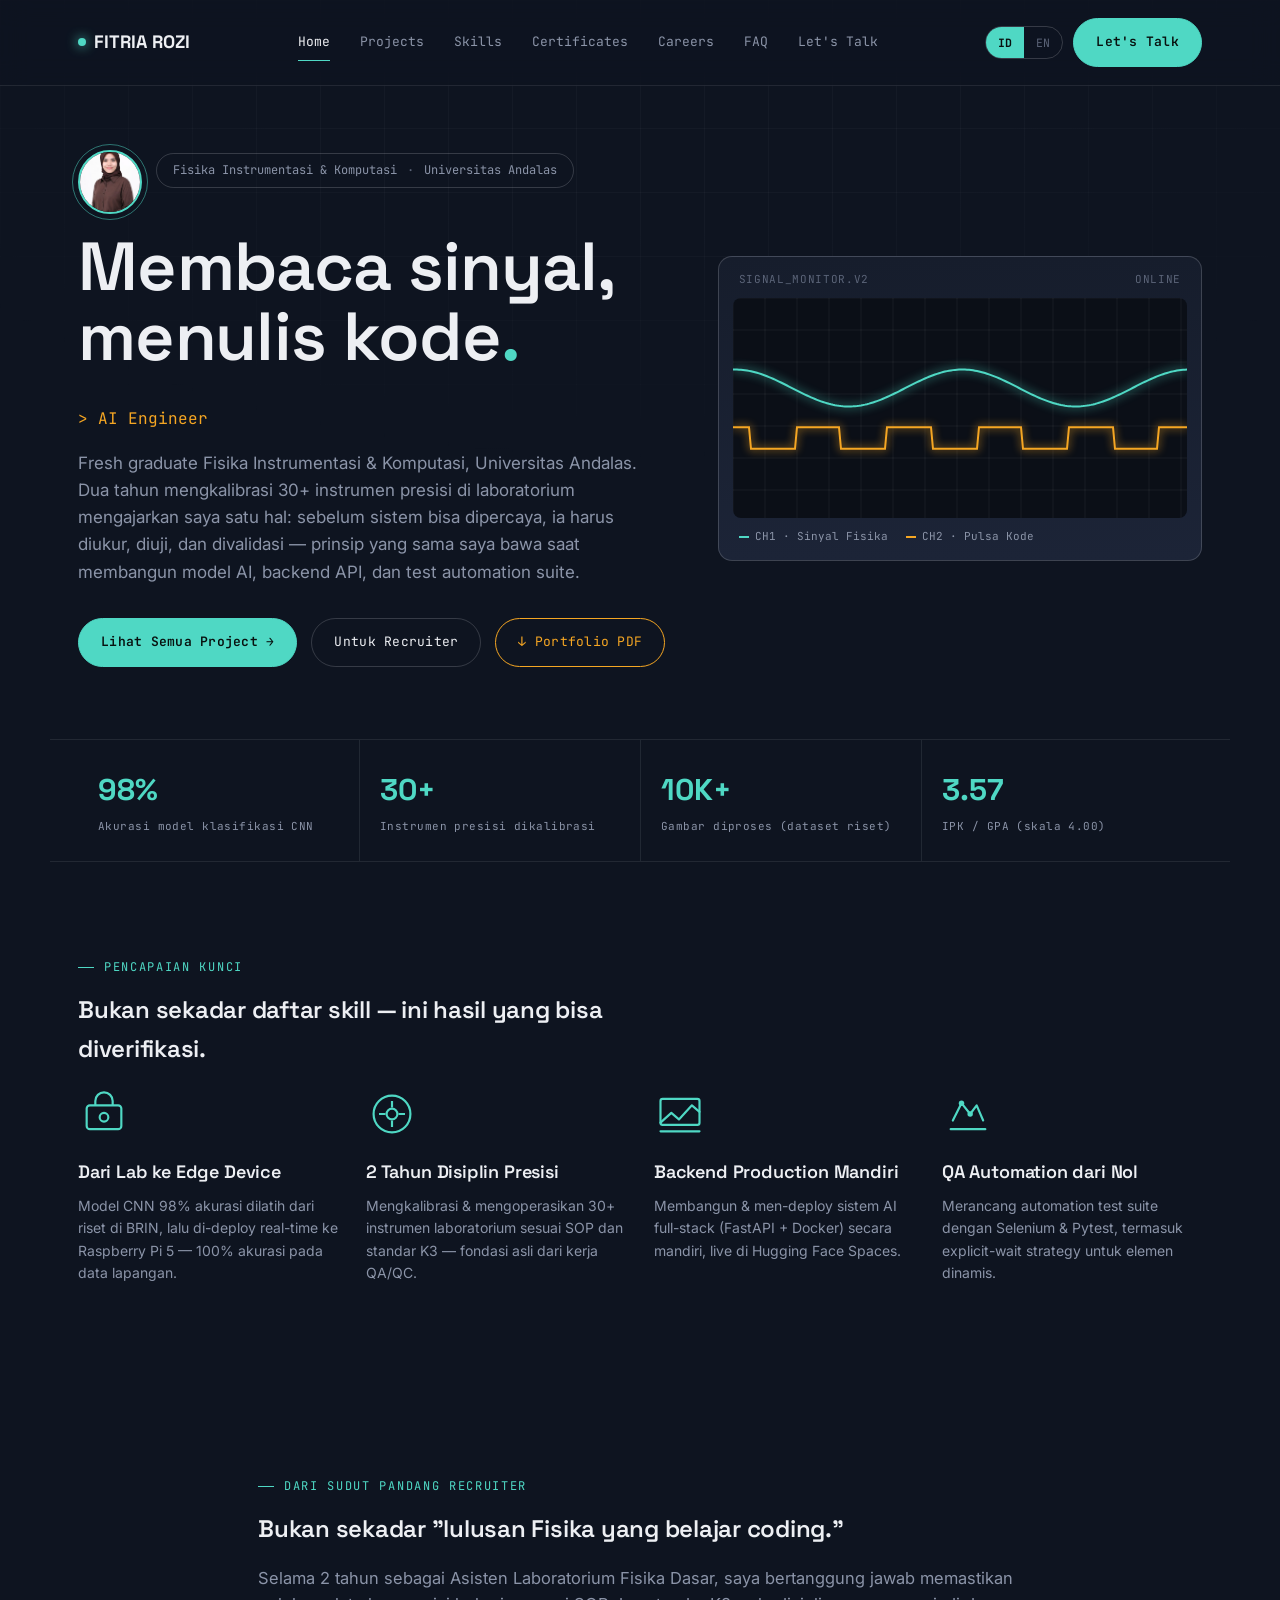
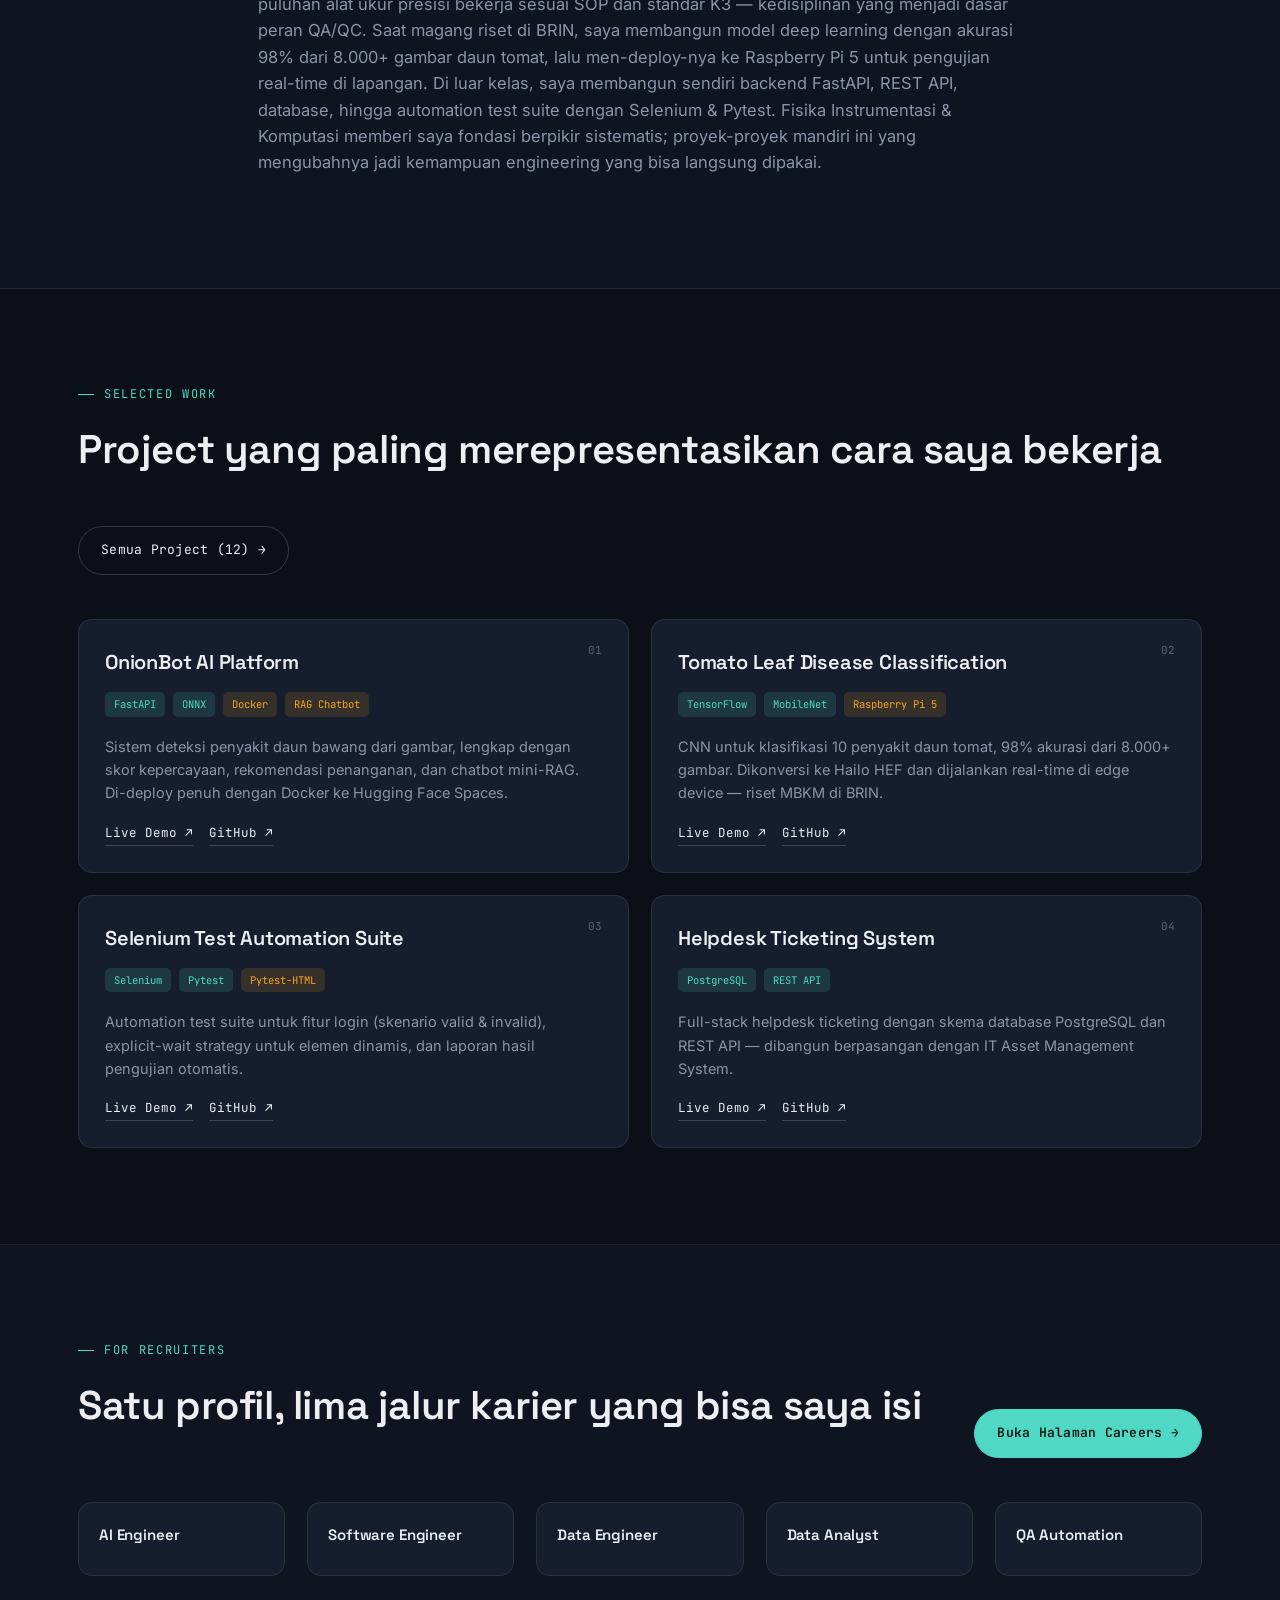
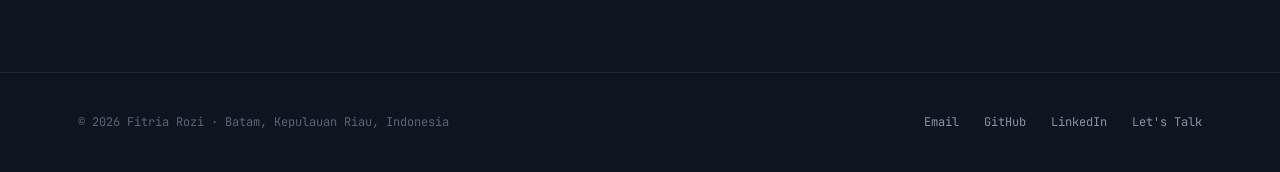
<file: portfolio/index.html>
<!DOCTYPE html>
<html lang="id">
<head>
<meta charset="UTF-8">
<meta name="viewport" content="width=device-width, initial-scale=1.0">
<title>Fitria Rozi — AI, Software & Data Engineer</title>
<meta name="description" content="Portofolio Fitria Rozi — lulusan Fisika (Instrumentasi & Komputasi), Universitas Andalas, membangun karier di persimpangan sains presisi, data, dan software engineering.">
<link rel="stylesheet" href="css/style.css">
</head>
<body>

<script id="i18n-data" type="application/json">
{
  "nav.home": {"id":"Home","en":"Home"},
  "nav.projects": {"id":"Projects","en":"Projects"},
  "nav.skills": {"id":"Skills","en":"Skills"},
  "nav.certs": {"id":"Certificates","en":"Certificates"},
  "nav.careers": {"id":"Careers","en":"Careers"},
  "nav.faq": {"id":"FAQ","en":"FAQ"},
  "nav.contact": {"id":"Let's Talk","en":"Let's Talk"},
  "identity": {"id":"Fisika Instrumentasi &amp; Komputasi <span class=\"sep\">·</span> Universitas Andalas","en":"Physics Instrumentation &amp; Computation <span class=\"sep\">·</span> Universitas Andalas"},
  "hero.title": {"id":"Membaca sinyal,<br>menulis kode<span class=\"accent\">.</span>","en":"Reading signals,<br>writing code<span class=\"accent\">.</span>"},
  "hero.lede": {"id":"Fresh graduate Fisika Instrumentasi &amp; Komputasi, Universitas Andalas. Dua tahun mengkalibrasi 30+ instrumen presisi di laboratorium mengajarkan saya satu hal: sebelum sistem bisa dipercaya, ia harus diukur, diuji, dan divalidasi — prinsip yang sama saya bawa saat membangun model AI, backend API, dan test automation suite.","en":"Fresh graduate in Physics Instrumentation &amp; Computation, Universitas Andalas. Two years calibrating 30+ precision instruments in the lab taught me one thing: before a system can be trusted, it must be measured, tested, and validated — the same principle I bring to building AI models, backend APIs, and test automation suites."},
  "hero.cta1": {"id":"Lihat Semua Project →","en":"View All Projects →"},
  "hero.cta2": {"id":"Untuk Recruiter","en":"For Recruiters"},
  "hero.cta3": {"id":"↓ Portfolio PDF","en":"↓ Portfolio PDF"},
  "scope.status": {"id":"ONLINE","en":"ONLINE"},
  "scope.legend1": {"id":"CH1 · Sinyal Fisika","en":"CH1 · Physics signal"},
  "scope.legend2": {"id":"CH2 · Pulsa Kode","en":"CH2 · Code pulse"},
  "stat1.label": {"id":"Akurasi model klasifikasi CNN","en":"CNN classification model accuracy"},
  "stat2.label": {"id":"Instrumen presisi dikalibrasi","en":"Precision instruments calibrated"},
  "stat3.label": {"id":"Gambar diproses (dataset riset)","en":"Images processed (research dataset)"},
  "stat4.label": {"id":"IPK / GPA (skala 4.00)","en":"GPA (out of 4.00)"},
  "achv.eyebrow": {"id":"Pencapaian Kunci","en":"Signature Achievements"},
  "achv.title": {"id":"Bukan sekadar daftar skill — ini hasil yang bisa diverifikasi.","en":"Not just a skill list — these are verifiable outcomes."},
  "achv1.h": {"id":"Dari Lab ke Edge Device","en":"From Lab to Edge Device"},
  "achv1.p": {"id":"Model CNN 98% akurasi dilatih dari riset di BRIN, lalu di-deploy real-time ke Raspberry Pi 5 — 100% akurasi pada data lapangan.","en":"CNN model at 98% accuracy trained during BRIN research, deployed real-time to a Raspberry Pi 5 — 100% accuracy on field data."},
  "achv2.h": {"id":"2 Tahun Disiplin Presisi","en":"2 Years of Precision Discipline"},
  "achv2.p": {"id":"Mengkalibrasi & mengoperasikan 30+ instrumen laboratorium sesuai SOP dan standar K3 — fondasi asli dari kerja QA/QC.","en":"Calibrated & operated 30+ lab instruments per SOP and safety standards — the real foundation of QA/QC work."},
  "achv3.h": {"id":"Backend Production Mandiri","en":"Independent Production Backend"},
  "achv3.p": {"id":"Membangun & men-deploy sistem AI full-stack (FastAPI + Docker) secara mandiri, live di Hugging Face Spaces.","en":"Built & deployed a full-stack AI system (FastAPI + Docker) independently, live on Hugging Face Spaces."},
  "achv4.h": {"id":"QA Automation dari Nol","en":"QA Automation from Scratch"},
  "achv4.p": {"id":"Merancang automation test suite dengan Selenium & Pytest, termasuk explicit-wait strategy untuk elemen dinamis.","en":"Designed an automation test suite with Selenium & Pytest, including explicit-wait strategy for dynamic elements."},
  "lens.eyebrow": {"id":"Dari sudut pandang recruiter","en":"From a recruiter's perspective"},
  "lens.title": {"id":"Bukan sekadar \"lulusan Fisika yang belajar coding.\"","en":"Not just a \"Physics grad who picked up coding.\""},
  "lens.body": {"id":"Selama 2 tahun sebagai Asisten Laboratorium Fisika Dasar, saya bertanggung jawab memastikan puluhan alat ukur presisi bekerja sesuai SOP dan standar K3 — kedisiplinan yang menjadi dasar peran QA/QC. Saat magang riset di BRIN, saya membangun model deep learning dengan akurasi 98% dari 8.000+ gambar daun tomat, lalu men-deploy-nya ke Raspberry Pi 5 untuk pengujian real-time di lapangan. Di luar kelas, saya membangun sendiri backend FastAPI, REST API, database, hingga automation test suite dengan Selenium &amp; Pytest. Fisika Instrumentasi &amp; Komputasi memberi saya fondasi berpikir sistematis; proyek-proyek mandiri ini yang mengubahnya jadi kemampuan engineering yang bisa langsung dipakai.","en":"During 2 years as a Basic Physics Laboratory Assistant, I was responsible for making sure dozens of precision measurement tools operated per SOP and safety standards — the same discipline that underlies QA/QC work. During a research internship at BRIN, I built a deep learning model reaching 98% accuracy on 8,000+ tomato leaf images, then deployed it to a Raspberry Pi 5 for real-time field testing. Outside class, I independently built FastAPI backends, REST APIs, databases, and an automation test suite with Selenium &amp; Pytest. Physics Instrumentation &amp; Computation gave me a systematic way of thinking; these independent projects turned it into engineering skills I can apply immediately."},
  "featured.eyebrow": {"id":"Selected Work","en":"Selected Work"},
  "featured.title": {"id":"Project yang paling merepresentasikan cara saya bekerja","en":"The projects that best represent how I work"},
  "featured.more": {"id":"Semua Project (12) →","en":"All Projects (12) →"},
  "p1.title": {"id":"OnionBot AI Platform","en":"OnionBot AI Platform"},
  "p1.body": {"id":"Sistem deteksi penyakit daun bawang dari gambar, lengkap dengan skor kepercayaan, rekomendasi penanganan, dan chatbot mini-RAG. Di-deploy penuh dengan Docker ke Hugging Face Spaces.","en":"An image-based onion leaf disease detection system with confidence scoring, treatment recommendations, and a mini-RAG chatbot. Fully containerized with Docker and deployed to Hugging Face Spaces."},
  "p2.title": {"id":"Tomato Leaf Disease Classification","en":"Tomato Leaf Disease Classification"},
  "p2.body": {"id":"CNN untuk klasifikasi 10 penyakit daun tomat, 98% akurasi dari 8.000+ gambar. Dikonversi ke Hailo HEF dan dijalankan real-time di edge device — riset MBKM di BRIN.","en":"A CNN classifying 10 tomato leaf diseases, 98% accuracy on 8,000+ images. Converted to Hailo HEF and run real-time on an edge device — MBKM research at BRIN."},
  "p3.title": {"id":"Selenium Test Automation Suite","en":"Selenium Test Automation Suite"},
  "p3.body": {"id":"Automation test suite untuk fitur login (skenario valid & invalid), explicit-wait strategy untuk elemen dinamis, dan laporan hasil pengujian otomatis.","en":"An automation test suite for a login feature (valid & invalid scenarios), an explicit-wait strategy for dynamic elements, and automated test reports."},
  "p4.title": {"id":"Helpdesk Ticketing System","en":"Helpdesk Ticketing System"},
  "p4.body": {"id":"Full-stack helpdesk ticketing dengan skema database PostgreSQL dan REST API — dibangun berpasangan dengan IT Asset Management System.","en":"A full-stack helpdesk ticketing app with a PostgreSQL database schema and REST API — built alongside the IT Asset Management System."},
  "careers.eyebrow": {"id":"For Recruiters","en":"For Recruiters"},
  "careers.title": {"id":"Satu profil, lima jalur karier yang bisa saya isi","en":"One profile, five career paths I can fill"},
  "careers.more": {"id":"Buka Halaman Careers →","en":"Open Careers Page →"},
  "role.ai": {"id":"AI Engineer","en":"AI Engineer"},
  "role.sw": {"id":"Software Engineer","en":"Software Engineer"},
  "role.de": {"id":"Data Engineer","en":"Data Engineer"},
  "role.da": {"id":"Data Analyst","en":"Data Analyst"},
  "role.qa": {"id":"QA Automation","en":"QA Automation"},
  "footer.loc": {"id":"© 2026 Fitria Rozi · Batam, Kepulauan Riau, Indonesia","en":"© 2026 Fitria Rozi · Batam, Riau Islands, Indonesia"},
  "footer.email": {"id":"Email","en":"Email"},
  "footer.github": {"id":"GitHub","en":"GitHub"},
  "footer.linkedin": {"id":"LinkedIn","en":"LinkedIn"},
  "footer.talk": {"id":"Let's Talk","en":"Let's Talk"}
}
</script>

<header class="nav">
  <div class="nav-inner">
    <a href="index.html" class="logo"><span class="dot"></span>FITRIA ROZI</a>
    <nav class="nav-links">
      <a href="index.html" class="active" data-i18n="nav.home">Home</a>
      <a href="projects.html" data-i18n="nav.projects">Projects</a>
      <a href="skills.html" data-i18n="nav.skills">Skills</a>
      <a href="certificates.html" data-i18n="nav.certs">Certificates</a>
      <a href="careers.html" data-i18n="nav.careers">Careers</a>
      <a href="faq.html" data-i18n="nav.faq">FAQ</a>
      <a href="contact.html" data-i18n="nav.contact">Let's Talk</a>
    </nav>
    <div class="nav-cta">
      <div class="lang-toggle">
        <button class="lang-btn active" data-lang="id">ID</button>
        <button class="lang-btn" data-lang="en">EN</button>
      </div>
      <a href="contact.html" class="btn primary" data-i18n="nav.contact">Let's Talk</a>
    </div>
  </div>
</header>

<!-- ============ HERO ============ -->
<section class="hero">
  <div class="wrap hero-grid">
    <div>
      <div class="hero-avatar">
        <div class="avatar-frame"><img src="assets/photos/profile-2-web.jpg" alt="Foto Fitria Rozi" width="64" height="64" loading="eager"></div>
        <div class="identity-strip" data-i18n-html="identity">Fisika (Instrumentasi &amp; Komputasi) <span class="sep">·</span> Universitas Andalas</div>
      </div>
      <h1 data-i18n-html="hero.title">Membaca sinyal,<br>menulis kode<span class="accent">.</span></h1>
      <div class="role-cycle mono" id="role-cycle" data-roles='["AI Engineer", "Software Engineer", "Data Engineer", "Data Analyst", "QA Automation Engineer"]'></div>
      <p class="lede" data-i18n-html="hero.lede">Fresh graduate Fisika (Instrumentasi &amp; Komputasi), Universitas Andalas.</p>
      <div class="hero-actions">
        <a href="projects.html" class="btn primary" data-i18n="hero.cta1">Lihat Semua Project →</a>
        <a href="careers.html" class="btn" data-i18n="hero.cta2">Untuk Recruiter</a>
        <a href="assets/pdf/Fitria_Rozi_Full_Portfolio.pdf" class="btn amber" download data-i18n="hero.cta3">↓ Portfolio PDF</a>
      </div>
    </div>

    <div class="scope-panel reveal">
      <div class="readout"><span>SIGNAL_MONITOR.V2</span><span id="clock" data-i18n="scope.status">ONLINE</span></div>
      <canvas id="scope" width="520" height="220" aria-label="Animasi osiloskop interaktif — gerakkan kursor untuk mengubah amplitudo"></canvas>
      <div class="scope-legend">
        <span><span class="swatch" style="background:#4FD8C4"></span><span data-i18n="scope.legend1">CH1 · Sinyal Fisika</span></span>
        <span><span class="swatch" style="background:#F5A623"></span><span data-i18n="scope.legend2">CH2 · Pulsa Kode</span></span>
      </div>
    </div>
  </div>

  <div class="wrap stat-strip reveal">
    <div class="stat"><div class="num">98%</div><div class="label" data-i18n="stat1.label">Akurasi model klasifikasi CNN</div></div>
    <div class="stat"><div class="num">30+</div><div class="label" data-i18n="stat2.label">Instrumen presisi dikalibrasi</div></div>
    <div class="stat"><div class="num">10K+</div><div class="label" data-i18n="stat3.label">Gambar diproses (dataset riset)</div></div>
    <div class="stat"><div class="num">3.57</div><div class="label" data-i18n="stat4.label">IPK / GPA (skala 4.00)</div></div>
  </div>
</section>

<!-- ============ ACHIEVEMENT ROW (Gojek-style, konten asli) ============ -->
<section style="padding-top:56px;">
  <div class="wrap">
    <div class="eyebrow reveal" data-i18n="achv.eyebrow">Pencapaian Kunci</div>
    <h2 class="reveal" style="max-width:640px;" data-i18n="achv.title">Bukan sekadar daftar skill — ini hasil yang bisa diverifikasi.</h2>

    <div class="achv-row reveal">
      <div class="achv">
        <div class="icon"><svg viewBox="0 0 48 48" fill="none" stroke="currentColor" stroke-width="2"><rect x="8" y="16" width="32" height="22" rx="3"/><path d="M16 16v-4a8 8 0 0 1 16 0v4"/><circle cx="24" cy="27" r="4"/></svg></div>
        <h4 data-i18n="achv1.h">Dari Lab ke Edge Device</h4>
        <p data-i18n="achv1.p">Model CNN 98% akurasi dilatih dari riset di BRIN, lalu di-deploy real-time ke Raspberry Pi 5.</p>
      </div>
      <div class="achv">
        <div class="icon"><svg viewBox="0 0 48 48" fill="none" stroke="currentColor" stroke-width="2"><circle cx="24" cy="24" r="17"/><path d="M24 12v6M24 30v6M12 24h6M30 24h6"/><circle cx="24" cy="24" r="5"/></svg></div>
        <h4 data-i18n="achv2.h">2 Tahun Disiplin Presisi</h4>
        <p data-i18n="achv2.p">Mengkalibrasi & mengoperasikan 30+ instrumen laboratorium sesuai SOP dan standar K3.</p>
      </div>
      <div class="achv">
        <div class="icon"><svg viewBox="0 0 48 48" fill="none" stroke="currentColor" stroke-width="2"><rect x="6" y="10" width="36" height="24" rx="2"/><path d="M6 32l10-9 7 6 12-13 7 6" stroke-linecap="round" stroke-linejoin="round"/><path d="M6 40h36" stroke-linecap="round"/></svg></div>
        <h4 data-i18n="achv3.h">Backend Production Mandiri</h4>
        <p data-i18n="achv3.p">Membangun & men-deploy sistem AI full-stack (FastAPI + Docker) secara mandiri.</p>
      </div>
      <div class="achv">
        <div class="icon"><svg viewBox="0 0 48 48" fill="none" stroke="currentColor" stroke-width="2"><path d="M10 30l8-16 8 10 6-8 6 14" stroke-linecap="round" stroke-linejoin="round"/><circle cx="18" cy="14" r="2.5" fill="currentColor" stroke="none"/><circle cx="26" cy="24" r="2.5" fill="currentColor" stroke="none"/><path d="M8 38h32" stroke-linecap="round"/></svg></div>
        <h4 data-i18n="achv4.h">QA Automation dari Nol</h4>
        <p data-i18n="achv4.p">Merancang automation test suite dengan Selenium & Pytest.</p>
      </div>
    </div>
  </div>
</section>

<!-- ============ RECRUITER LENS ============ -->
<section>
  <div class="wrap" style="max-width: 820px;">
    <div class="eyebrow reveal" data-i18n="lens.eyebrow">Dari sudut pandang recruiter</div>
    <h2 class="reveal" data-i18n="lens.title">Bukan sekadar "lulusan Fisika yang belajar coding."</h2>
    <p class="lede reveal" style="max-width:100%; font-size:16.5px;" data-i18n-html="lens.body">…</p>
  </div>
</section>

<!-- ============ FEATURED PROJECTS ============ -->
<section style="background:var(--bg-soft); border-top:1px solid var(--line); border-bottom:1px solid var(--line);">
  <div class="wrap">
    <div class="section-head reveal">
      <div>
        <div class="eyebrow" data-i18n="featured.eyebrow">Selected Work</div>
        <h2 data-i18n="featured.title">Project yang paling merepresentasikan cara saya bekerja</h2>
      </div>
      <a href="projects.html" class="btn" data-i18n="featured.more">Semua Project (12) →</a>
    </div>

    <div class="project-grid">
      <div class="project-card reveal">
        <span class="badge-index mono">01</span>
        <h3 data-i18n="p1.title">OnionBot AI Platform</h3>
        <div class="tag-row"><span class="tag">FastAPI</span><span class="tag">ONNX</span><span class="tag alt">Docker</span><span class="tag alt">RAG Chatbot</span></div>
        <p data-i18n="p1.body">…</p>
        <div class="card-links">
          <a href="https://huggingface.co/spaces/jifua19/onion-disease-ai" target="_blank" rel="noopener">Live Demo ↗</a>
          <a href="https://github.com/jifua/Onion_Disease_AI" target="_blank" rel="noopener">GitHub ↗</a>
        </div>
      </div>

      <div class="project-card reveal">
        <span class="badge-index mono">02</span>
        <h3 data-i18n="p2.title">Tomato Leaf Disease Classification</h3>
        <div class="tag-row"><span class="tag">TensorFlow</span><span class="tag">MobileNet</span><span class="tag alt">Raspberry Pi 5</span></div>
        <p data-i18n="p2.body">…</p>
        <div class="card-links">
          <a href="https://tomato-leaf-disease-five.vercel.app/" target="_blank" rel="noopener">Live Demo ↗</a>
          <a href="https://github.com/jifua/Tomato-Leaf-Disease" target="_blank" rel="noopener">GitHub ↗</a>
        </div>
      </div>

      <div class="project-card reveal">
        <span class="badge-index mono">03</span>
        <h3 data-i18n="p3.title">Selenium Test Automation Suite</h3>
        <div class="tag-row"><span class="tag">Selenium</span><span class="tag">Pytest</span><span class="tag alt">Pytest-HTML</span></div>
        <p data-i18n="p3.body">…</p>
        <div class="card-links">
          <a href="https://selenium-testing-alpha.vercel.app/" target="_blank" rel="noopener">Live Demo ↗</a>
          <a href="https://github.com/jifua/selenium-testing" target="_blank" rel="noopener">GitHub ↗</a>
        </div>
      </div>

      <div class="project-card reveal">
        <span class="badge-index mono">04</span>
        <h3 data-i18n="p4.title">Helpdesk Ticketing System</h3>
        <div class="tag-row"><span class="tag">PostgreSQL</span><span class="tag">REST API</span></div>
        <p data-i18n="p4.body">…</p>
        <div class="card-links">
          <a href="https://helpdesk-ticketing-system-one.vercel.app/" target="_blank" rel="noopener">Live Demo ↗</a>
          <a href="https://github.com/jifua/Helpdesk-Ticketing-System" target="_blank" rel="noopener">GitHub ↗</a>
        </div>
      </div>
    </div>
  </div>
</section>

<!-- ============ CAREERS TEASER ============ -->
<section>
  <div class="wrap">
    <div class="section-head reveal">
      <div>
        <div class="eyebrow" data-i18n="careers.eyebrow">For Recruiters</div>
        <h2 data-i18n="careers.title">Satu profil, lima jalur karier yang bisa saya isi</h2>
      </div>
      <a href="careers.html" class="btn primary" data-i18n="careers.more">Buka Halaman Careers →</a>
    </div>
    <div class="project-grid" style="grid-template-columns:repeat(5,1fr);">
      <a href="careers.html#ai" class="project-card reveal" style="padding:20px;"><h3 style="font-size:15px;" data-i18n="role.ai">AI Engineer</h3></a>
      <a href="careers.html#software" class="project-card reveal" style="padding:20px;"><h3 style="font-size:15px;" data-i18n="role.sw">Software Engineer</h3></a>
      <a href="careers.html#data-engineer" class="project-card reveal" style="padding:20px;"><h3 style="font-size:15px;" data-i18n="role.de">Data Engineer</h3></a>
      <a href="careers.html#data-analyst" class="project-card reveal" style="padding:20px;"><h3 style="font-size:15px;" data-i18n="role.da">Data Analyst</h3></a>
      <a href="careers.html#qa" class="project-card reveal" style="padding:20px;"><h3 style="font-size:15px;" data-i18n="role.qa">QA Automation</h3></a>
    </div>
  </div>
</section>

<footer>
  <div class="wrap footer-inner">
    <div data-i18n="footer.loc">© 2026 Fitria Rozi · Batam, Kepulauan Riau, Indonesia</div>
    <div>
      <a href="mailto:fitriarozi03@gmail.com" data-i18n="footer.email">Email</a>
      <a href="https://github.com/jifua" target="_blank" rel="noopener" data-i18n="footer.github">GitHub</a>
      <a href="https://www.linkedin.com/in/fitriarozi-6a344a1b1" target="_blank" rel="noopener" data-i18n="footer.linkedin">LinkedIn</a>
      <a href="contact.html" data-i18n="footer.talk">Let's Talk</a>
    </div>
  </div>
</footer>

<script src="js/main.js"></script>
<script src="js/i18n.js"></script>
</body>
</html>
</file>
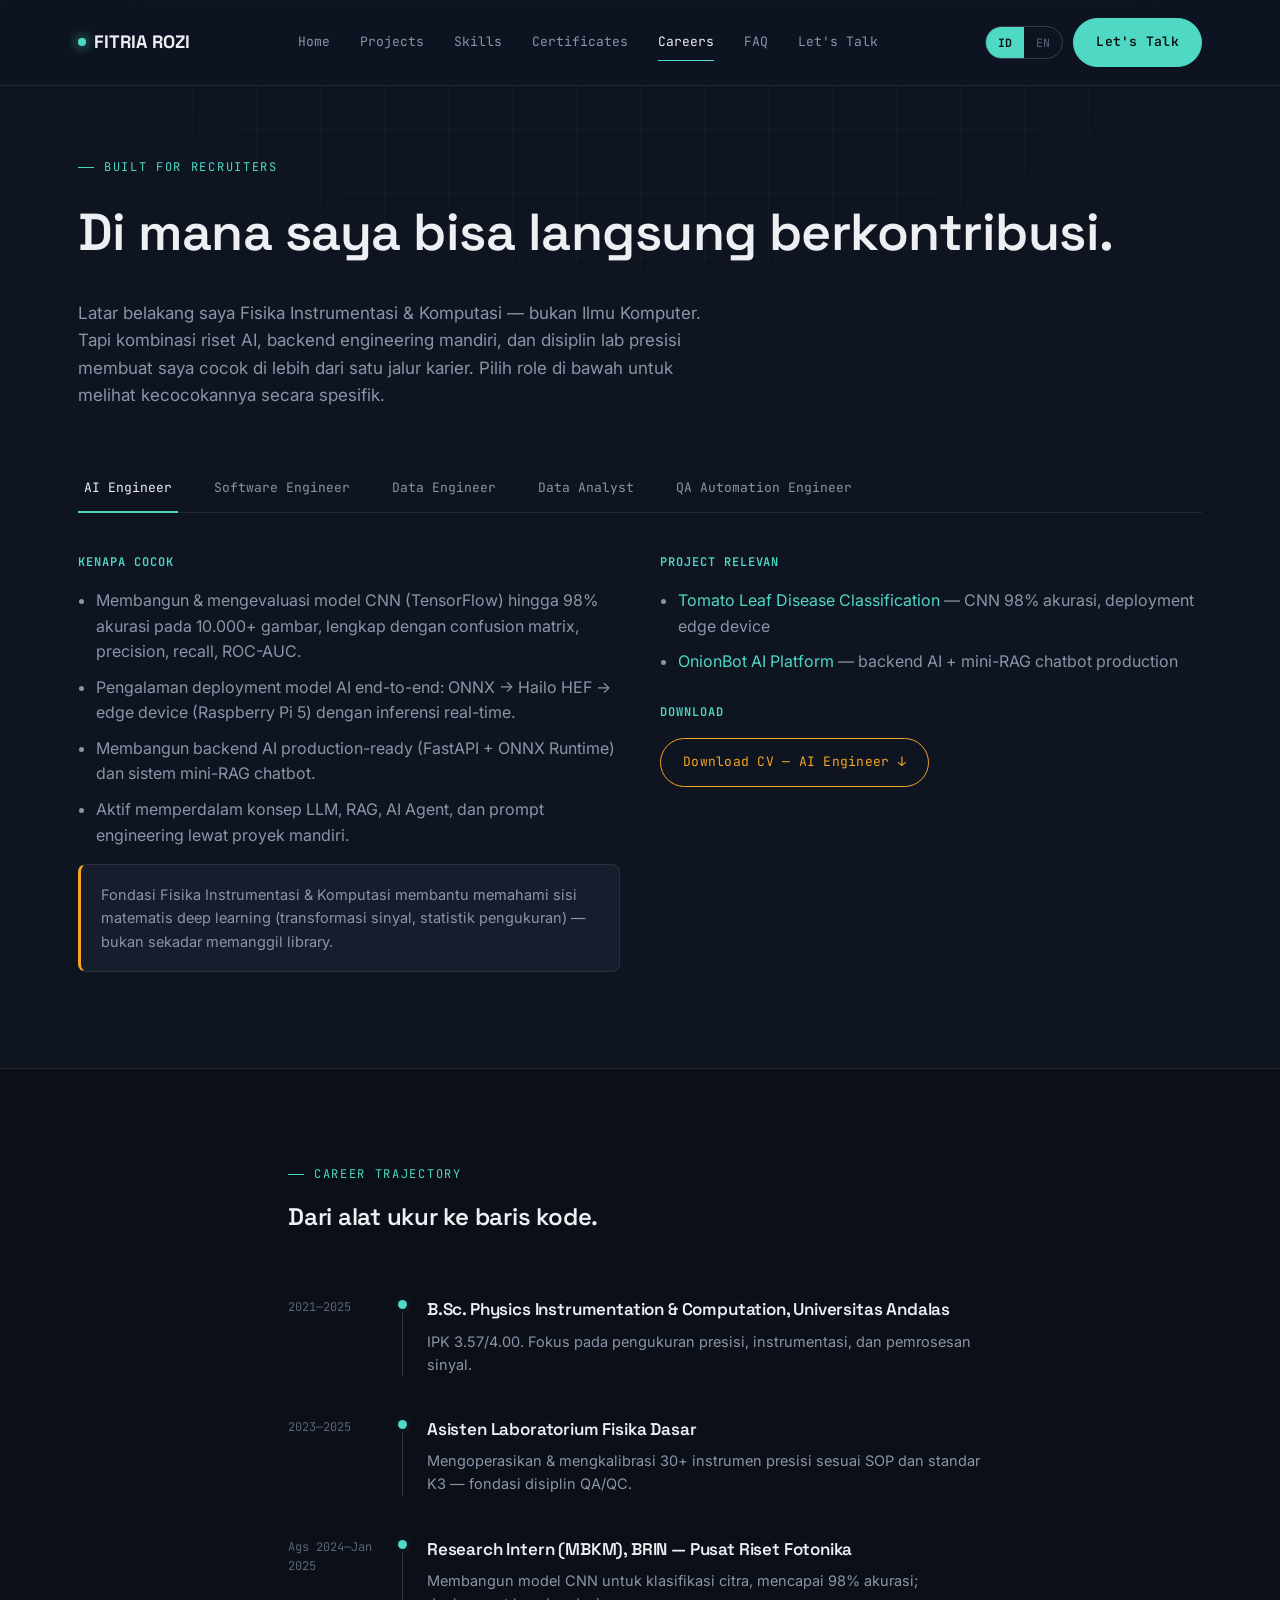
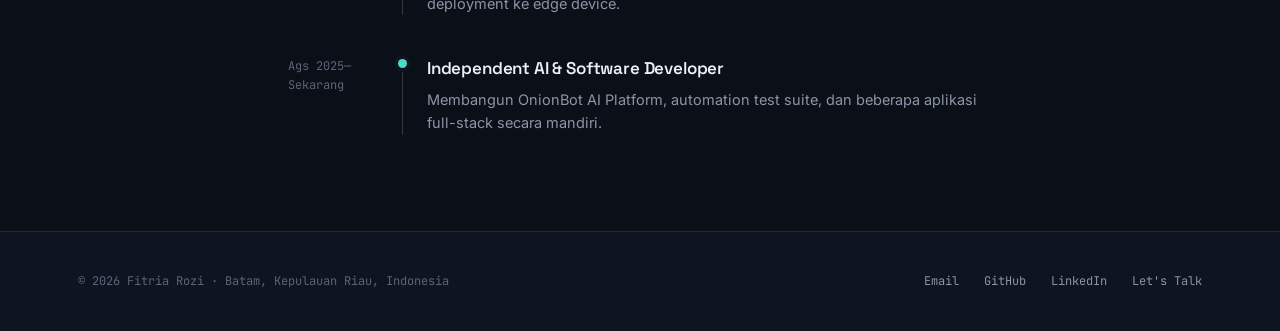
<file: portfolio/careers.html>
<!DOCTYPE html>
<html lang="id">
<head>
<meta charset="UTF-8">
<meta name="viewport" content="width=device-width, initial-scale=1.0">
<title>Careers — Fitria Rozi</title>
<link rel="stylesheet" href="css/style.css">
</head>
<body>

<script id="i18n-data" type="application/json">
{
  "nav.home": {"id":"Home","en":"Home"},
  "nav.projects": {"id":"Projects","en":"Projects"},
  "nav.skills": {"id":"Skills","en":"Skills"},
  "nav.certs": {"id":"Certificates","en":"Certificates"},
  "nav.careers": {"id":"Careers","en":"Careers"},
  "nav.faq": {"id":"FAQ","en":"FAQ"},
  "nav.contact": {"id":"Let's Talk","en":"Let's Talk"},
  "hero.eyebrow": {"id":"Built for recruiters","en":"Built for recruiters"},
  "hero.title": {"id":"Di mana saya bisa langsung berkontribusi.","en":"Where I can contribute right away."},
  "hero.lede": {"id":"Latar belakang saya Fisika Instrumentasi & Komputasi — bukan Ilmu Komputer. Tapi kombinasi riset AI, backend engineering mandiri, dan disiplin lab presisi membuat saya cocok di lebih dari satu jalur karier. Pilih role di bawah untuk melihat kecocokannya secara spesifik.","en":"My background is Physics Instrumentation & Computation — not Computer Science. But the combination of AI research, independent backend engineering, and precision-lab discipline makes me a fit for more than one career path. Pick a role below to see the specific fit."},
  "tab.ai": {"id":"AI Engineer","en":"AI Engineer"},
  "tab.sw": {"id":"Software Engineer","en":"Software Engineer"},
  "tab.de": {"id":"Data Engineer","en":"Data Engineer"},
  "tab.da": {"id":"Data Analyst","en":"Data Analyst"},
  "tab.qa": {"id":"QA Automation Engineer","en":"QA Automation Engineer"},
  "colwhy": {"id":"Kenapa cocok","en":"Why I'm a fit"},
  "colproj": {"id":"Project relevan","en":"Relevant projects"},
  "coldl": {"id":"Download","en":"Download"},

  "ai1":{"id":"Membangun & mengevaluasi model CNN (TensorFlow) hingga 98% akurasi pada 10.000+ gambar, lengkap dengan confusion matrix, precision, recall, ROC-AUC.","en":"Built & evaluated a CNN model (TensorFlow) reaching 98% accuracy on 10,000+ images, complete with confusion matrix, precision, recall, and ROC-AUC."},
  "ai2":{"id":"Pengalaman deployment model AI end-to-end: ONNX → Hailo HEF → edge device (Raspberry Pi 5) dengan inferensi real-time.","en":"End-to-end AI model deployment experience: ONNX → Hailo HEF → edge device (Raspberry Pi 5) with real-time inference."},
  "ai3":{"id":"Membangun backend AI production-ready (FastAPI + ONNX Runtime) dan sistem mini-RAG chatbot.","en":"Built a production-ready AI backend (FastAPI + ONNX Runtime) and a mini-RAG chatbot system."},
  "ai4":{"id":"Aktif memperdalam konsep LLM, RAG, AI Agent, dan prompt engineering lewat proyek mandiri.","en":"Actively deepening LLM, RAG, AI Agent, and prompt engineering concepts through self-directed projects."},
  "ai.note":{"id":"Fondasi Fisika Instrumentasi & Komputasi membantu memahami sisi matematis deep learning (transformasi sinyal, statistik pengukuran) — bukan sekadar memanggil library.","en":"My Physics Instrumentation & Computation background helps me understand the mathematical side of deep learning (signal transforms, measurement statistics) — not just calling a library."},

  "sw1":{"id":"Membangun sistem backend end-to-end secara mandiri: FastAPI, REST API, database (PostgreSQL/SQLite), autentikasi, dan deployment Docker.","en":"Built end-to-end backend systems independently: FastAPI, REST API, database (PostgreSQL/SQLite), authentication, and Docker deployment."},
  "sw2":{"id":"Menguasai fondasi computer science: struktur data, algoritma, dan object-oriented programming, dipraktikkan langsung lewat proyek nyata.","en":"Solid computer science fundamentals: data structures, algorithms, and object-oriented programming, applied directly in real projects."},
  "sw3":{"id":"Pengalaman debugging lintas platform (Windows→Linux) untuk isu dependency, case-sensitivity, dan Git LFS — problem solving yang sistematis.","en":"Cross-platform debugging experience (Windows→Linux) for dependency, case-sensitivity, and Git LFS issues — systematic problem solving."},
  "sw4":{"id":"Membangun 5+ aplikasi full-stack: Helpdesk Ticketing, IT Asset Management, Job Application Toolkit, Webhook Delivery Service.","en":"Built 5+ full-stack applications: Helpdesk Ticketing, IT Asset Management, Job Application Toolkit, Webhook Delivery Service."},
  "sw.note":{"id":"Fast learner yang terbiasa membangun sistem dari nol tanpa bootcamp formal — kemampuan belajar mandiri yang teruji lewat portofolio, bukan sertifikat.","en":"A fast learner used to building systems from scratch without a formal bootcamp — self-directed learning proven through a portfolio, not just certificates."},

  "de1":{"id":"Membangun pipeline data end-to-end: dari pengambilan data (Kaggle, Mendeley, eksperimen lab) hingga preprocessing, penyimpanan (SQLite/PostgreSQL), dan penyajian lewat API.","en":"Built end-to-end data pipelines: from data acquisition (Kaggle, Mendeley, lab experiments) to preprocessing, storage (SQLite/PostgreSQL), and serving via API."},
  "de2":{"id":"Terbiasa memvalidasi keakuratan dan konsistensi data — kebiasaan yang terbentuk dari 2 tahun kerja presisi di laboratorium.","en":"Used to validating data accuracy and consistency — a habit built over 2 years of precision lab work."},
  "de3":{"id":"Memahami REST API sebagai lapisan penyalur data antar sistem, dibuktikan lewat beberapa proyek backend.","en":"Understands REST APIs as the data layer connecting systems, proven across several backend projects."},
  "de.note":{"id":"Latar belakang riset artinya terbiasa bekerja dengan dataset besar dan tidak rapi — pengalaman langsung menangani noise dan inkonsistensi data.","en":"A research background means being used to working with large, messy datasets — hands-on experience handling noise and inconsistency."},

  "da1":{"id":"Sertifikasi terstruktur di Power BI, Excel, Python (Pandas), dan R untuk analisis dan visualisasi data.","en":"Structured certifications in Power BI, Excel, Python (Pandas), and R for data analysis and visualization."},
  "da2":{"id":"Pengalaman nyata memproses dan memvalidasi data eksperimen selama 2 tahun sebagai asisten laboratorium.","en":"Real experience processing and validating experimental data over 2 years as a lab assistant."},
  "da3":{"id":"Terbiasa membuat laporan dan ringkasan data yang mudah dipahami stakeholder non-teknis.","en":"Used to producing reports and data summaries that are easy for non-technical stakeholders to understand."},
  "da.note":{"id":"Kombinasi ketelitian ilmiah dan kemampuan storytelling data — dari angka mentah ke insight yang actionable.","en":"A combination of scientific rigor and data storytelling — turning raw numbers into actionable insight."},

  "qa1":{"id":"Membangun automation test suite dengan Selenium WebDriver & Pytest, mencakup functional testing dan regresi skenario valid/invalid.","en":"Built an automation test suite with Selenium WebDriver & Pytest, covering functional testing and valid/invalid regression scenarios."},
  "qa2":{"id":"Menerapkan explicit wait strategy untuk elemen dinamis — menghilangkan flaky test dan meningkatkan stabilitas eksekusi.","en":"Applied an explicit-wait strategy for dynamic elements — eliminating flaky tests and improving execution stability."},
  "qa3":{"id":"Fondasi SQL kuat untuk validasi data lewat pengalaman membangun REST API dan database (PostgreSQL, SQLite) sendiri.","en":"Strong SQL foundation for data validation, built through hands-on REST API and database (PostgreSQL, SQLite) experience."},
  "qa4":{"id":"Dua tahun memvalidasi data pengukuran secara sistematis di lab — kebiasaan analitis inti dari proses QA.","en":"Two years systematically validating measurement data in the lab — the core analytical habit behind QA work."},
  "qa.note":{"id":"QA/QC bukan hal baru bagi saya — itu literally pekerjaan lab saya selama 2 tahun, hanya sekarang objeknya kode, bukan alat ukur fisika.","en":"QA/QC isn't new to me — it was literally my lab job for 2 years; the object being validated is now code instead of physics instruments."},

  "tl.eyebrow": {"id":"Career trajectory","en":"Career trajectory"},
  "tl.title": {"id":"Dari alat ukur ke baris kode.","en":"From measurement tools to lines of code."},
  "tl1.h":{"id":"B.Sc. Physics Instrumentation & Computation, Universitas Andalas","en":"B.Sc. Physics Instrumentation & Computation, Universitas Andalas"},
  "tl1.p":{"id":"IPK 3.57/4.00. Fokus pada pengukuran presisi, instrumentasi, dan pemrosesan sinyal.","en":"GPA 3.57/4.00. Focused on precision measurement, instrumentation, and signal processing."},
  "tl2.h":{"id":"Asisten Laboratorium Fisika Dasar","en":"Basic Physics Laboratory Assistant"},
  "tl2.p":{"id":"Mengoperasikan & mengkalibrasi 30+ instrumen presisi sesuai SOP dan standar K3 — fondasi disiplin QA/QC.","en":"Operated & calibrated 30+ precision instruments per SOP and safety standards — the discipline foundation for QA/QC."},
  "tl3.h":{"id":"Research Intern (MBKM), BRIN — Pusat Riset Fotonika","en":"Research Intern (MBKM), BRIN — Photonics Research Center"},
  "tl3.p":{"id":"Membangun model CNN untuk klasifikasi citra, mencapai 98% akurasi; deployment ke edge device.","en":"Built a CNN model for image classification, reaching 98% accuracy; deployed to an edge device."},
  "tl4.h":{"id":"Independent AI & Software Developer","en":"Independent AI & Software Developer"},
  "tl4.p":{"id":"Membangun OnionBot AI Platform, automation test suite, dan beberapa aplikasi full-stack secara mandiri.","en":"Built the OnionBot AI Platform, an automation test suite, and several full-stack applications independently."}
}
</script>

<header class="nav">
  <div class="nav-inner">
    <a href="index.html" class="logo"><span class="dot"></span>FITRIA ROZI</a>
    <nav class="nav-links">
      <a href="index.html" data-i18n="nav.home">Home</a>
      <a href="projects.html" data-i18n="nav.projects">Projects</a>
      <a href="skills.html" data-i18n="nav.skills">Skills</a>
      <a href="certificates.html" data-i18n="nav.certs">Certificates</a>
      <a href="careers.html" class="active" data-i18n="nav.careers">Careers</a>
      <a href="faq.html" data-i18n="nav.faq">FAQ</a>
      <a href="contact.html" data-i18n="nav.contact">Let's Talk</a>
    </nav>
    <div class="nav-cta">
      <div class="lang-toggle">
        <button class="lang-btn active" data-lang="id">ID</button>
        <button class="lang-btn" data-lang="en">EN</button>
      </div>
      <a href="contact.html" class="btn primary" data-i18n="nav.contact">Let's Talk</a>
    </div>
  </div>
</header>

<section class="page-hero">
  <div class="wrap">
    <div class="eyebrow" data-i18n="hero.eyebrow">Built for recruiters</div>
    <h1 data-i18n="hero.title">Di mana saya bisa langsung berkontribusi.</h1>
    <p class="lede" data-i18n="hero.lede">Latar belakang saya Fisika Instrumentasi.</p>
  </div>
</section>

<section style="padding-top:0;">
  <div class="wrap">
    <div class="role-tabs">
      <div class="role-tab active" data-role="ai" id="ai" data-i18n="tab.ai">AI Engineer</div>
      <div class="role-tab" data-role="software" id="software" data-i18n="tab.sw">Software Engineer</div>
      <div class="role-tab" data-role="data-engineer" id="data-engineer" data-i18n="tab.de">Data Engineer</div>
      <div class="role-tab" data-role="data-analyst" id="data-analyst" data-i18n="tab.da">Data Analyst</div>
      <div class="role-tab" data-role="qa" id="qa" data-i18n="tab.qa">QA Automation Engineer</div>
    </div>

    <div class="role-panel active" data-panel="ai">
      <div class="col">
        <h4 data-i18n="colwhy">Kenapa cocok</h4>
        <ul>
          <li data-i18n="ai1">…</li><li data-i18n="ai2">…</li><li data-i18n="ai3">…</li><li data-i18n="ai4">…</li>
        </ul>
        <div class="fit-note" data-i18n="ai.note">…</div>
      </div>
      <div class="col">
        <h4 data-i18n="colproj">Project relevan</h4>
        <ul>
          <li><a href="projects.html" style="color:var(--cyan);">Tomato Leaf Disease Classification</a> — CNN 98% akurasi, deployment edge device</li>
          <li><a href="projects.html" style="color:var(--cyan);">OnionBot AI Platform</a> — backend AI + mini-RAG chatbot production</li>
        </ul>
        <h4 style="margin-top:28px;" data-i18n="coldl">Download</h4>
        <a href="assets/cv/CV_Fitria_Rozi_AI_Engineer.pdf" class="btn amber" download>Download CV — AI Engineer ↓</a>
      </div>
    </div>

    <div class="role-panel" data-panel="software">
      <div class="col">
        <h4 data-i18n="colwhy">Kenapa cocok</h4>
        <ul>
          <li data-i18n="sw1">…</li><li data-i18n="sw2">…</li><li data-i18n="sw3">…</li><li data-i18n="sw4">…</li>
        </ul>
        <div class="fit-note" data-i18n="sw.note">…</div>
      </div>
      <div class="col">
        <h4 data-i18n="colproj">Project relevan</h4>
        <ul>
          <li><a href="projects.html" style="color:var(--cyan);">Webhook Delivery Service</a> — retry logic & exponential backoff</li>
          <li><a href="projects.html" style="color:var(--cyan);">Helpdesk Ticketing System</a> & <a href="projects.html" style="color:var(--cyan);">IT Asset Management</a></li>
        </ul>
        <h4 style="margin-top:28px;" data-i18n="coldl">Download</h4>
        <a href="assets/cv/CV_Fitria_Rozi_Software_Engineer.pdf" class="btn amber" download>Download CV — Software Engineer ↓</a>
      </div>
    </div>

    <div class="role-panel" data-panel="data-engineer">
      <div class="col">
        <h4 data-i18n="colwhy">Kenapa cocok</h4>
        <ul>
          <li data-i18n="de1">…</li><li data-i18n="de2">…</li><li data-i18n="de3">…</li>
        </ul>
        <div class="fit-note" data-i18n="de.note">…</div>
      </div>
      <div class="col">
        <h4 data-i18n="colproj">Project relevan</h4>
        <ul>
          <li><a href="projects.html" style="color:var(--cyan);">Tomato Leaf Disease Classification</a> — pipeline data 8.000+ gambar</li>
          <li><a href="projects.html" style="color:var(--cyan);">IT Asset Management</a> & <a href="projects.html" style="color:var(--cyan);">Helpdesk Ticketing System</a></li>
        </ul>
        <h4 style="margin-top:28px;" data-i18n="coldl">Download</h4>
        <a href="assets/cv/CV_Fitria_Rozi_Software_Engineer.pdf" class="btn amber" download>Download CV ↓</a>
      </div>
    </div>

    <div class="role-panel" data-panel="data-analyst">
      <div class="col">
        <h4 data-i18n="colwhy">Kenapa cocok</h4>
        <ul>
          <li data-i18n="da1">…</li><li data-i18n="da2">…</li><li data-i18n="da3">…</li>
        </ul>
        <div class="fit-note" data-i18n="da.note">…</div>
      </div>
      <div class="col">
        <h4 data-i18n="colproj">Project relevan</h4>
        <ul>
          <li><a href="projects.html" style="color:var(--cyan);">Data Analysis Project</a> & <a href="projects.html" style="color:var(--cyan);">Production Analysis Project</a></li>
          <li>Lihat sertifikat Power BI, Excel, Pandas di <a href="certificates.html" style="color:var(--cyan);">Certificates</a></li>
        </ul>
        <h4 style="margin-top:28px;" data-i18n="coldl">Download</h4>
        <a href="assets/cv/CV_Fitria_Rozi_Software_Engineer.pdf" class="btn amber" download>Download CV ↓</a>
      </div>
    </div>

    <div class="role-panel" data-panel="qa">
      <div class="col">
        <h4 data-i18n="colwhy">Kenapa cocok</h4>
        <ul>
          <li data-i18n="qa1">…</li><li data-i18n="qa2">…</li><li data-i18n="qa3">…</li><li data-i18n="qa4">…</li>
        </ul>
        <div class="fit-note" data-i18n="qa.note">…</div>
      </div>
      <div class="col">
        <h4 data-i18n="colproj">Project relevan</h4>
        <ul>
          <li><a href="projects.html" style="color:var(--cyan);">Selenium Test Automation Suite</a></li>
          <li><a href="projects.html" style="color:var(--cyan);">API Testing Project</a></li>
        </ul>
        <h4 style="margin-top:28px;" data-i18n="coldl">Download</h4>
        <a href="assets/cv/CV_Fitria_Rozi_QA_Automation.pdf" class="btn amber" download>Download CV — QA Automation ↓</a>
      </div>
    </div>
  </div>
</section>

<section style="background:var(--bg-soft); border-top:1px solid var(--line);">
  <div class="wrap" style="max-width:760px;">
    <div class="eyebrow reveal" data-i18n="tl.eyebrow">Career trajectory</div>
    <h2 class="reveal" data-i18n="tl.title">Dari alat ukur ke baris kode.</h2>
    <div class="timeline">
      <div class="tl-item reveal">
        <div class="tl-date mono">2021—2025</div><div class="tl-line"></div>
        <div><h4 data-i18n="tl1.h">…</h4><p data-i18n="tl1.p">…</p></div>
      </div>
      <div class="tl-item reveal">
        <div class="tl-date mono">2023—2025</div><div class="tl-line"></div>
        <div><h4 data-i18n="tl2.h">…</h4><p data-i18n="tl2.p">…</p></div>
      </div>
      <div class="tl-item reveal">
        <div class="tl-date mono">Ags 2024—Jan 2025</div><div class="tl-line"></div>
        <div><h4 data-i18n="tl3.h">…</h4><p data-i18n="tl3.p">…</p></div>
      </div>
      <div class="tl-item reveal">
        <div class="tl-date mono">Ags 2025—Sekarang</div><div class="tl-line"></div>
        <div><h4 data-i18n="tl4.h">…</h4><p data-i18n="tl4.p">…</p></div>
      </div>
    </div>
  </div>
</section>

<footer>
  <div class="wrap footer-inner">
    <div>© 2026 Fitria Rozi · Batam, Kepulauan Riau, Indonesia</div>
    <div>
      <a href="mailto:fitriarozi03@gmail.com">Email</a>
      <a href="https://github.com/jifua" target="_blank" rel="noopener">GitHub</a>
      <a href="https://www.linkedin.com/in/fitriarozi-6a344a1b1" target="_blank" rel="noopener">LinkedIn</a>
      <a href="contact.html">Let's Talk</a>
    </div>
  </div>
</footer>

<script src="js/main.js"></script>
<script src="js/i18n.js"></script>
</body>
</html>
</file>
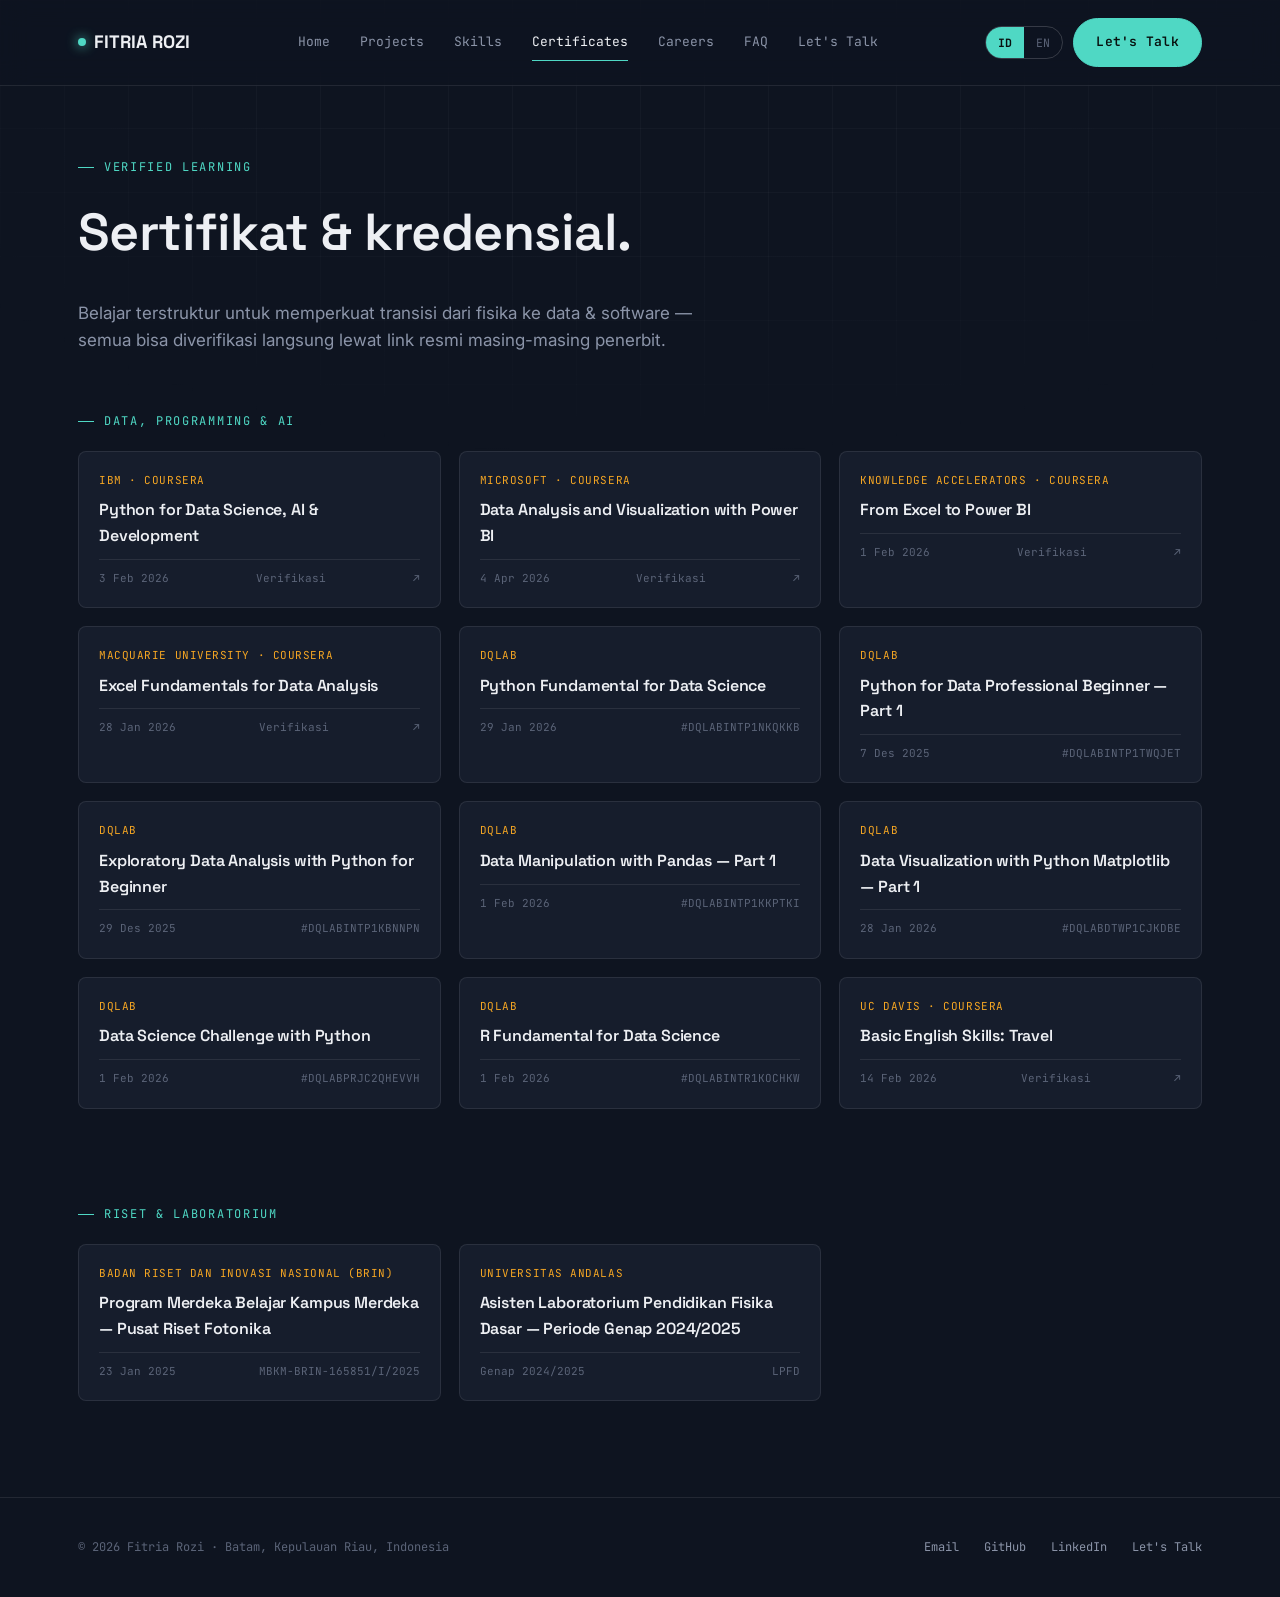
<file: portfolio/certificates.html>
<!DOCTYPE html>
<html lang="id">
<head>
<meta charset="UTF-8">
<meta name="viewport" content="width=device-width, initial-scale=1.0">
<title>Certificates — Fitria Rozi</title>
<link rel="stylesheet" href="css/style.css">
</head>
<body>

<script id="i18n-data" type="application/json">
{
  "nav.home": {"id":"Home","en":"Home"},
  "nav.projects": {"id":"Projects","en":"Projects"},
  "nav.skills": {"id":"Skills","en":"Skills"},
  "nav.certs": {"id":"Certificates","en":"Certificates"},
  "nav.careers": {"id":"Careers","en":"Careers"},
  "nav.faq": {"id":"FAQ","en":"FAQ"},
  "nav.contact": {"id":"Let's Talk","en":"Let's Talk"},
  "hero.eyebrow": {"id":"Verified learning","en":"Verified learning"},
  "hero.title": {"id":"Sertifikat & kredensial.","en":"Certificates & credentials."},
  "hero.lede": {"id":"Belajar terstruktur untuk memperkuat transisi dari fisika ke data & software — semua bisa diverifikasi langsung lewat link resmi masing-masing penerbit.","en":"Structured learning to reinforce the transition from physics to data & software — all verifiable directly through each issuer's official link."},
  "s1": {"id":"Data, Programming & AI","en":"Data, Programming & AI"},
  "s2": {"id":"Riset & Laboratorium","en":"Research & Laboratory"},
  "verify": {"id":"Verifikasi","en":"Verify"}
}
</script>

<header class="nav">
  <div class="nav-inner">
    <a href="index.html" class="logo"><span class="dot"></span>FITRIA ROZI</a>
    <nav class="nav-links">
      <a href="index.html" data-i18n="nav.home">Home</a>
      <a href="projects.html" data-i18n="nav.projects">Projects</a>
      <a href="skills.html" data-i18n="nav.skills">Skills</a>
      <a href="certificates.html" class="active" data-i18n="nav.certs">Certificates</a>
      <a href="careers.html" data-i18n="nav.careers">Careers</a>
      <a href="faq.html" data-i18n="nav.faq">FAQ</a>
      <a href="contact.html" data-i18n="nav.contact">Let's Talk</a>
    </nav>
    <div class="nav-cta">
      <div class="lang-toggle">
        <button class="lang-btn active" data-lang="id">ID</button>
        <button class="lang-btn" data-lang="en">EN</button>
      </div>
      <a href="contact.html" class="btn primary" data-i18n="nav.contact">Let's Talk</a>
    </div>
  </div>
</header>

<section class="page-hero">
  <div class="wrap">
    <div class="eyebrow" data-i18n="hero.eyebrow">Verified learning</div>
    <h1 data-i18n="hero.title">Sertifikat & kredensial.</h1>
    <p class="lede" data-i18n="hero.lede">Belajar terstruktur untuk memperkuat transisi dari fisika ke data & software.</p>
  </div>
</section>

<section style="padding-top:0;">
  <div class="wrap">
    <div class="eyebrow reveal" style="margin-bottom:20px;" data-i18n="s1">Data, Programming & AI</div>
    <div class="cert-grid">
      <div class="cert-card reveal"><div class="issuer">IBM · Coursera</div><h4>Python for Data Science, AI &amp; Development</h4><div class="meta"><span>3 Feb 2026</span><a href="https://coursera.org/verify/EK1ANWTBG0IW" target="_blank" rel="noopener" data-i18n="verify">Verifikasi</a><span> ↗</span></div></div>
      <div class="cert-card reveal"><div class="issuer">Microsoft · Coursera</div><h4>Data Analysis and Visualization with Power BI</h4><div class="meta"><span>4 Apr 2026</span><a href="https://coursera.org/verify/DS2QXH25WU9D" target="_blank" rel="noopener" data-i18n="verify">Verifikasi</a><span> ↗</span></div></div>
      <div class="cert-card reveal"><div class="issuer">Knowledge Accelerators · Coursera</div><h4>From Excel to Power BI</h4><div class="meta"><span>1 Feb 2026</span><a href="https://coursera.org/verify/FFY04YSL99MY" target="_blank" rel="noopener" data-i18n="verify">Verifikasi</a><span> ↗</span></div></div>
      <div class="cert-card reveal"><div class="issuer">Macquarie University · Coursera</div><h4>Excel Fundamentals for Data Analysis</h4><div class="meta"><span>28 Jan 2026</span><a href="https://coursera.org/verify/XRTA0MD4T6EQ" target="_blank" rel="noopener" data-i18n="verify">Verifikasi</a><span> ↗</span></div></div>
      <div class="cert-card reveal"><div class="issuer">DQLab</div><h4>Python Fundamental for Data Science</h4><div class="meta"><span>29 Jan 2026</span><span class="mono">#DQLABINTP1NKQKKB</span></div></div>
      <div class="cert-card reveal"><div class="issuer">DQLab</div><h4>Python for Data Professional Beginner — Part 1</h4><div class="meta"><span>7 Des 2025</span><span class="mono">#DQLABINTP1TWQJET</span></div></div>
      <div class="cert-card reveal"><div class="issuer">DQLab</div><h4>Exploratory Data Analysis with Python for Beginner</h4><div class="meta"><span>29 Des 2025</span><span class="mono">#DQLABINTP1KBNNPN</span></div></div>
      <div class="cert-card reveal"><div class="issuer">DQLab</div><h4>Data Manipulation with Pandas — Part 1</h4><div class="meta"><span>1 Feb 2026</span><span class="mono">#DQLABINTP1KKPTKI</span></div></div>
      <div class="cert-card reveal"><div class="issuer">DQLab</div><h4>Data Visualization with Python Matplotlib — Part 1</h4><div class="meta"><span>28 Jan 2026</span><span class="mono">#DQLABDTWP1CJKDBE</span></div></div>
      <div class="cert-card reveal"><div class="issuer">DQLab</div><h4>Data Science Challenge with Python</h4><div class="meta"><span>1 Feb 2026</span><span class="mono">#DQLABPRJC2QHEVVH</span></div></div>
      <div class="cert-card reveal"><div class="issuer">DQLab</div><h4>R Fundamental for Data Science</h4><div class="meta"><span>1 Feb 2026</span><span class="mono">#DQLABINTR1KOCHKW</span></div></div>
      <div class="cert-card reveal"><div class="issuer">UC Davis · Coursera</div><h4>Basic English Skills: Travel</h4><div class="meta"><span>14 Feb 2026</span><a href="https://coursera.org/verify/8521BV0JMEH6" target="_blank" rel="noopener" data-i18n="verify">Verifikasi</a><span> ↗</span></div></div>
    </div>
  </div>
</section>

<section style="padding-top:0;">
  <div class="wrap">
    <div class="eyebrow reveal" style="margin-bottom:20px;" data-i18n="s2">Riset & Laboratorium</div>
    <div class="cert-grid">
      <div class="cert-card reveal"><div class="issuer">Badan Riset dan Inovasi Nasional (BRIN)</div><h4>Program Merdeka Belajar Kampus Merdeka — Pusat Riset Fotonika</h4><div class="meta"><span>23 Jan 2025</span><span class="mono">MBKM-BRIN-165851/I/2025</span></div></div>
      <div class="cert-card reveal"><div class="issuer">Universitas Andalas</div><h4>Asisten Laboratorium Pendidikan Fisika Dasar — Periode Genap 2024/2025</h4><div class="meta"><span>Genap 2024/2025</span><span class="mono">LPFD</span></div></div>
    </div>
  </div>
</section>

<footer>
  <div class="wrap footer-inner">
    <div>© 2026 Fitria Rozi · Batam, Kepulauan Riau, Indonesia</div>
    <div>
      <a href="mailto:fitriarozi03@gmail.com">Email</a>
      <a href="https://github.com/jifua" target="_blank" rel="noopener">GitHub</a>
      <a href="https://www.linkedin.com/in/fitriarozi-6a344a1b1" target="_blank" rel="noopener">LinkedIn</a>
      <a href="contact.html">Let's Talk</a>
    </div>
  </div>
</footer>

<script src="js/main.js"></script>
<script src="js/i18n.js"></script>
</body>
</html>
</file>
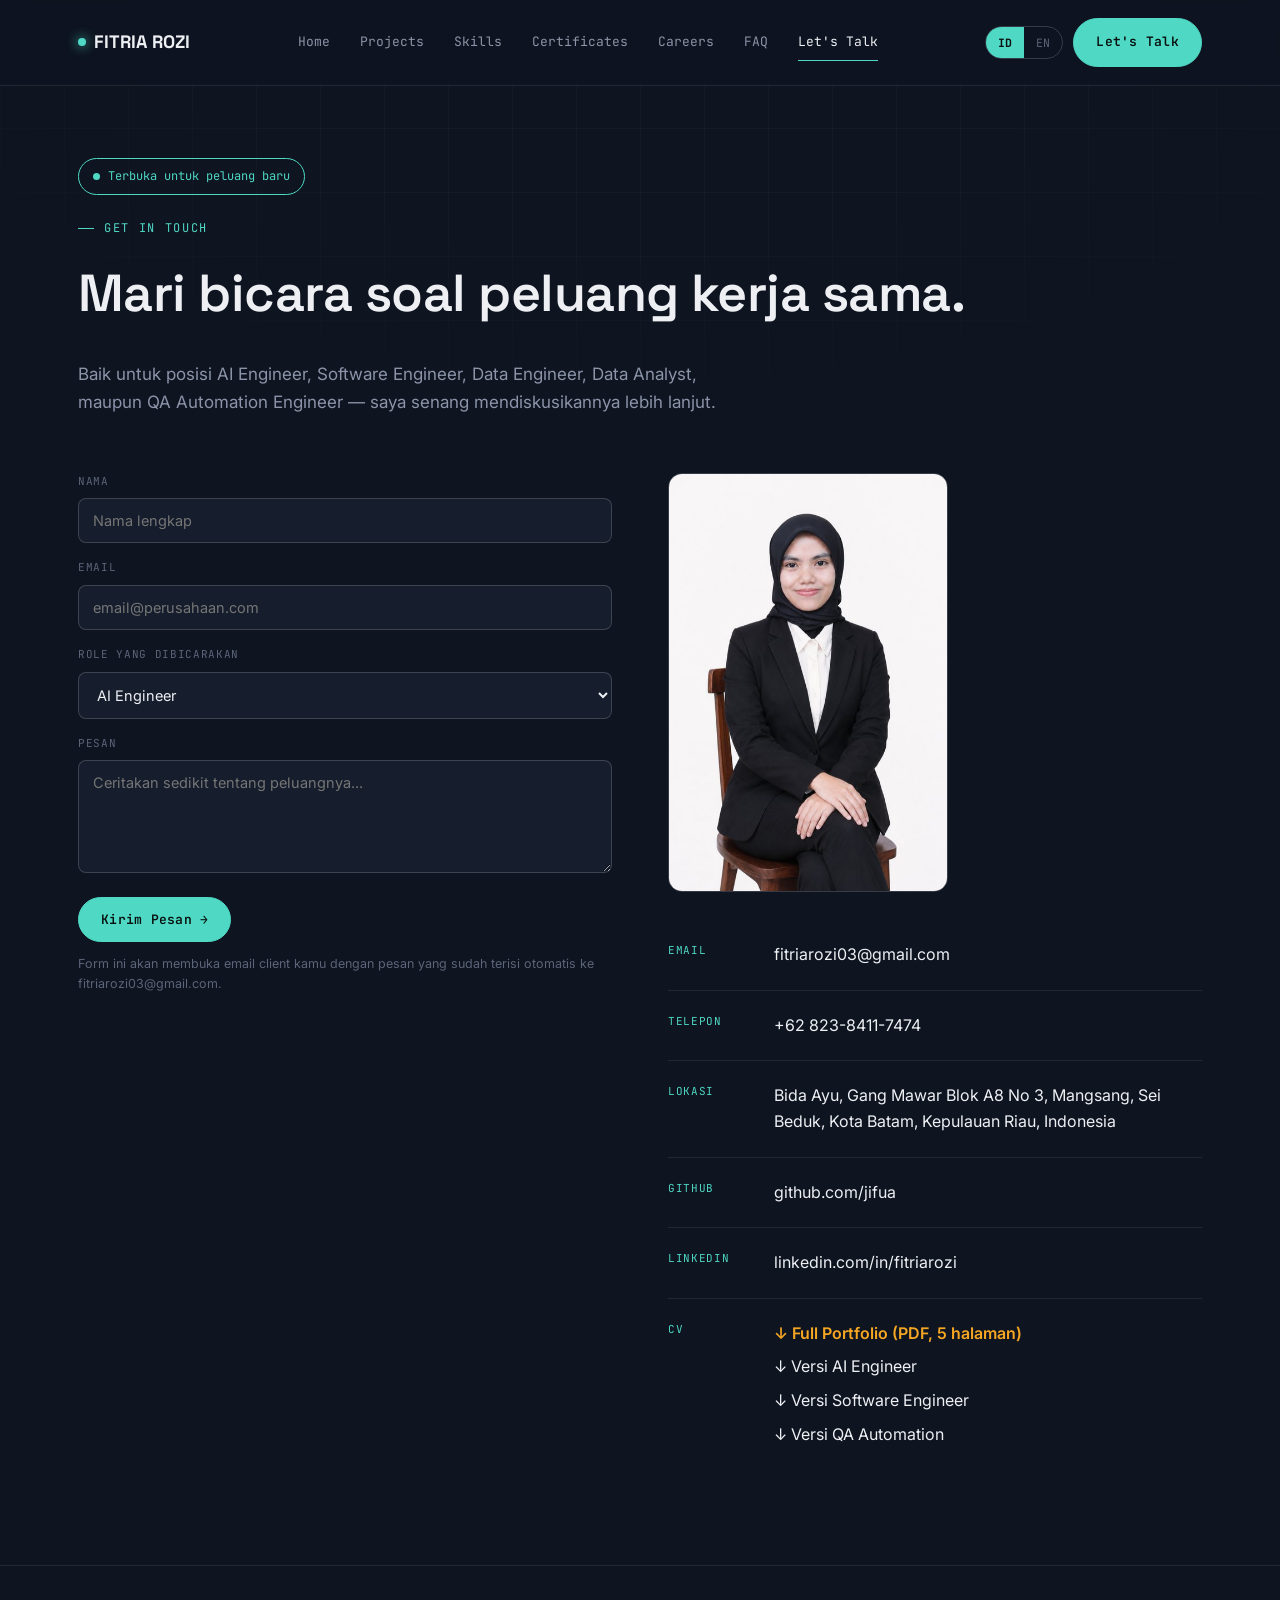
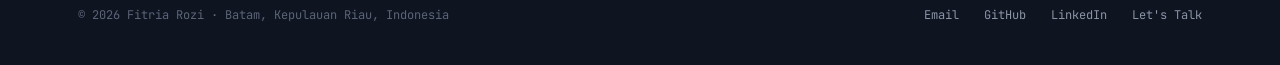
<file: portfolio/contact.html>
<!DOCTYPE html>
<html lang="id">
<head>
<meta charset="UTF-8">
<meta name="viewport" content="width=device-width, initial-scale=1.0">
<title>Let's Talk — Fitria Rozi</title>
<link rel="stylesheet" href="css/style.css">
</head>
<body>

<script id="i18n-data" type="application/json">
{
  "nav.home": {"id":"Home","en":"Home"},
  "nav.projects": {"id":"Projects","en":"Projects"},
  "nav.skills": {"id":"Skills","en":"Skills"},
  "nav.certs": {"id":"Certificates","en":"Certificates"},
  "nav.careers": {"id":"Careers","en":"Careers"},
  "nav.faq": {"id":"FAQ","en":"FAQ"},
  "nav.contact": {"id":"Let's Talk","en":"Let's Talk"},
  "status": {"id":"Terbuka untuk peluang baru","en":"Open to new opportunities"},
  "hero.eyebrow": {"id":"Get in touch","en":"Get in touch"},
  "hero.title": {"id":"Mari bicara soal peluang kerja sama.","en":"Let's talk about working together."},
  "hero.lede": {"id":"Baik untuk posisi AI Engineer, Software Engineer, Data Engineer, Data Analyst, maupun QA Automation Engineer — saya senang mendiskusikannya lebih lanjut.","en":"Whether it's AI Engineer, Software Engineer, Data Engineer, Data Analyst, or QA Automation Engineer — I'd love to discuss further."},
  "f.name": {"id":"Nama","en":"Name"},
  "f.name.ph": {"id":"Nama lengkap","en":"Full name"},
  "f.email": {"id":"Email","en":"Email"},
  "f.role": {"id":"Role yang dibicarakan","en":"Role you're hiring for"},
  "f.message": {"id":"Pesan","en":"Message"},
  "f.message.ph": {"id":"Ceritakan sedikit tentang peluangnya...","en":"Tell me a bit about the opportunity..."},
  "f.submit": {"id":"Kirim Pesan →","en":"Send Message →"},
  "f.note": {"id":"Form ini akan membuka email client kamu dengan pesan yang sudah terisi otomatis ke fitriarozi03@gmail.com.","en":"This form opens your email client with the message pre-filled to fitriarozi03@gmail.com."},
  "role.other": {"id":"Lainnya","en":"Other"},
  "k.email": {"id":"Email","en":"Email"},
  "k.phone": {"id":"Telepon","en":"Phone"},
  "k.loc": {"id":"Lokasi","en":"Location"},
  "k.gh": {"id":"GitHub","en":"GitHub"},
  "k.li": {"id":"LinkedIn","en":"LinkedIn"},
  "k.cv": {"id":"CV","en":"CV"},
  "cv0":{"id":"↓ Full Portfolio (PDF, 5 halaman)","en":"↓ Full Portfolio (PDF, 5 pages)"},
  "cv1":{"id":"↓ Versi AI Engineer","en":"↓ AI Engineer version"},
  "cv2":{"id":"↓ Versi Software Engineer","en":"↓ Software Engineer version"},
  "cv3":{"id":"↓ Versi QA Automation","en":"↓ QA Automation version"}
}
</script>

<header class="nav">
  <div class="nav-inner">
    <a href="index.html" class="logo"><span class="dot"></span>FITRIA ROZI</a>
    <nav class="nav-links">
      <a href="index.html" data-i18n="nav.home">Home</a>
      <a href="projects.html" data-i18n="nav.projects">Projects</a>
      <a href="skills.html" data-i18n="nav.skills">Skills</a>
      <a href="certificates.html" data-i18n="nav.certs">Certificates</a>
      <a href="careers.html" data-i18n="nav.careers">Careers</a>
      <a href="faq.html" data-i18n="nav.faq">FAQ</a>
      <a href="contact.html" class="active" data-i18n="nav.contact">Let's Talk</a>
    </nav>
    <div class="nav-cta">
      <div class="lang-toggle">
        <button class="lang-btn active" data-lang="id">ID</button>
        <button class="lang-btn" data-lang="en">EN</button>
      </div>
      <a href="contact.html" class="btn primary" data-i18n="nav.contact">Let's Talk</a>
    </div>
  </div>
</header>

<section class="page-hero">
  <div class="wrap">
    <span class="status-pill"><span class="blink"></span><span data-i18n="status">Terbuka untuk peluang baru</span></span>
    <div class="eyebrow" data-i18n="hero.eyebrow">Get in touch</div>
    <h1 data-i18n="hero.title">Mari bicara soal peluang kerja sama.</h1>
    <p class="lede" data-i18n="hero.lede">Saya senang mendiskusikannya lebih lanjut.</p>
  </div>
</section>

<section style="padding-top:0;">
  <div class="wrap talk-panel">

    <form class="talk-form" id="talk-form">
      <div class="field">
        <label for="name" data-i18n="f.name">Nama</label>
        <input type="text" id="name" name="name" data-i18n-placeholder="f.name.ph" placeholder="Nama lengkap" required>
      </div>
      <div class="field">
        <label for="email" data-i18n="f.email">Email</label>
        <input type="email" id="email" name="email" placeholder="email@perusahaan.com" required>
      </div>
      <div class="field">
        <label for="role" data-i18n="f.role">Role yang dibicarakan</label>
        <select id="role" name="role">
          <option>AI Engineer</option>
          <option>Software Engineer</option>
          <option>Data Engineer</option>
          <option>Data Analyst</option>
          <option>QA Automation Engineer</option>
          <option data-i18n="role.other">Lainnya</option>
        </select>
      </div>
      <div class="field">
        <label for="message" data-i18n="f.message">Pesan</label>
        <textarea id="message" name="message" rows="5" data-i18n-placeholder="f.message.ph" placeholder="Ceritakan sedikit tentang peluangnya..." required></textarea>
      </div>
      <button type="submit" class="btn primary" style="align-self:flex-start; margin-top:8px;" data-i18n="f.submit">Kirim Pesan →</button>
      <p style="font-size:12.5px; color:var(--text-faint); margin-top:-4px;" data-i18n="f.note">Form ini akan membuka email client kamu.</p>
    </form>

    <div class="contact-list">
      <div class="contact-photo"><img src="assets/photos/profile-1-web.jpg" alt="Foto Fitria Rozi" loading="lazy"></div>
      <div class="item"><div class="k mono" data-i18n="k.email">Email</div><div class="v"><a href="mailto:fitriarozi03@gmail.com">fitriarozi03@gmail.com</a></div></div>
      <div class="item"><div class="k mono" data-i18n="k.phone">Telepon</div><div class="v"><a href="tel:+6282384117474">+62 823-8411-7474</a></div></div>
      <div class="item"><div class="k mono" data-i18n="k.loc">Lokasi</div><div class="v">Bida Ayu, Gang Mawar Blok A8 No 3, Mangsang, Sei Beduk, Kota Batam, Kepulauan Riau, Indonesia</div></div>
      <div class="item"><div class="k mono" data-i18n="k.gh">GitHub</div><div class="v"><a href="https://github.com/jifua" target="_blank" rel="noopener">github.com/jifua</a></div></div>
      <div class="item"><div class="k mono" data-i18n="k.li">LinkedIn</div><div class="v"><a href="https://www.linkedin.com/in/fitriarozi-6a344a1b1" target="_blank" rel="noopener">linkedin.com/in/fitriarozi</a></div></div>
      <div class="item" style="border-bottom:none;">
        <div class="k mono" data-i18n="k.cv">CV</div>
        <div class="v" style="display:flex; flex-direction:column; gap:8px;">
          <a href="assets/pdf/Fitria_Rozi_Full_Portfolio.pdf" download style="color:var(--amber); font-weight:600;" data-i18n="cv0">↓ Full Portfolio (PDF, 5 halaman)</a>
          <a href="assets/cv/CV_Fitria_Rozi_AI_Engineer.pdf" download data-i18n="cv1">↓ Versi AI Engineer</a>
          <a href="assets/cv/CV_Fitria_Rozi_Software_Engineer.pdf" download data-i18n="cv2">↓ Versi Software Engineer</a>
          <a href="assets/cv/CV_Fitria_Rozi_QA_Automation.pdf" download data-i18n="cv3">↓ Versi QA Automation</a>
        </div>
      </div>
    </div>
  </div>
</section>

<footer>
  <div class="wrap footer-inner">
    <div>© 2026 Fitria Rozi · Batam, Kepulauan Riau, Indonesia</div>
    <div>
      <a href="mailto:fitriarozi03@gmail.com">Email</a>
      <a href="https://github.com/jifua" target="_blank" rel="noopener">GitHub</a>
      <a href="https://www.linkedin.com/in/fitriarozi-6a344a1b1" target="_blank" rel="noopener">LinkedIn</a>
      <a href="contact.html">Let's Talk</a>
    </div>
  </div>
</footer>

<script src="js/main.js"></script>
<script src="js/i18n.js"></script>
</body>
</html>
</file>
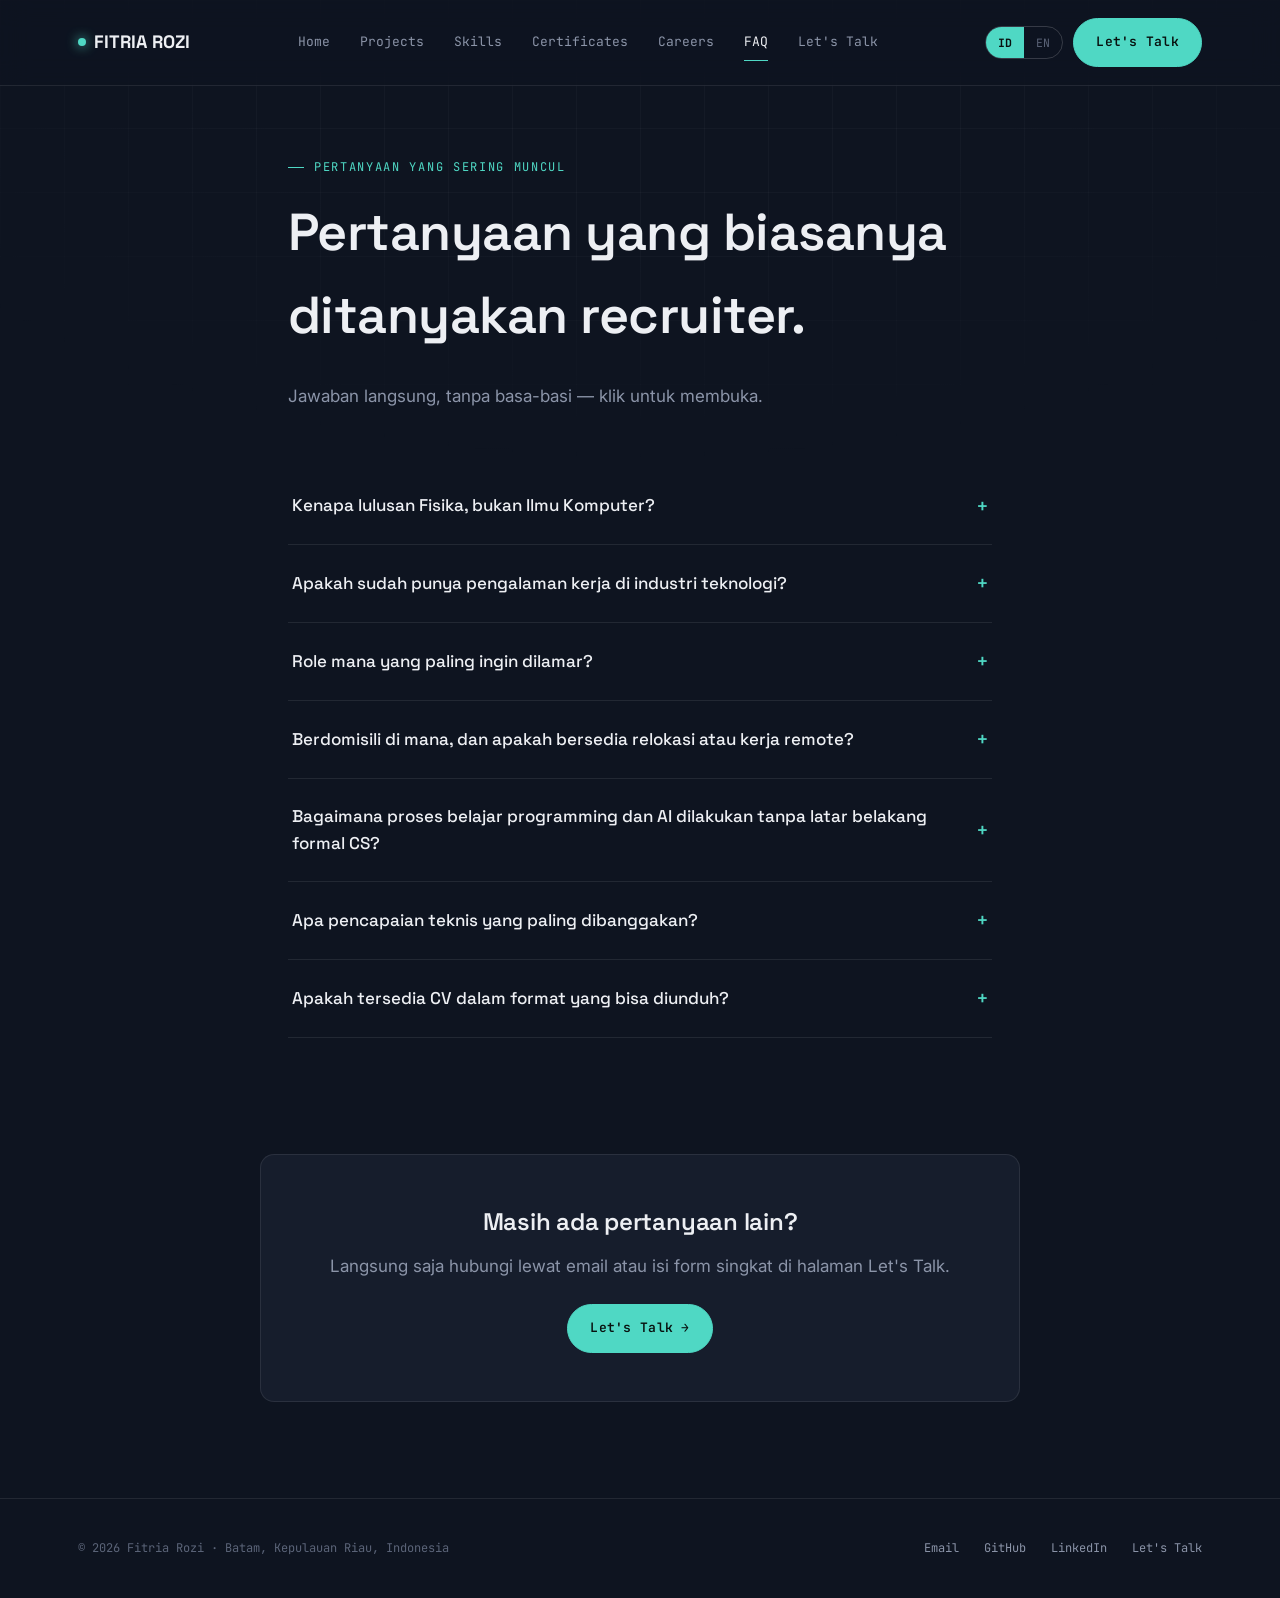
<file: portfolio/faq.html>
<!DOCTYPE html>
<html lang="id">
<head>
<meta charset="UTF-8">
<meta name="viewport" content="width=device-width, initial-scale=1.0">
<title>FAQ — Fitria Rozi</title>
<link rel="stylesheet" href="css/style.css">
</head>
<body>

<script id="i18n-data" type="application/json">
{
  "nav.home": {"id":"Home","en":"Home"},
  "nav.projects": {"id":"Projects","en":"Projects"},
  "nav.skills": {"id":"Skills","en":"Skills"},
  "nav.certs": {"id":"Certificates","en":"Certificates"},
  "nav.careers": {"id":"Careers","en":"Careers"},
  "nav.faq": {"id":"FAQ","en":"FAQ"},
  "nav.contact": {"id":"Let's Talk","en":"Let's Talk"},
  "hero.eyebrow": {"id":"Pertanyaan yang sering muncul","en":"Frequently asked"},
  "hero.title": {"id":"Pertanyaan yang biasanya ditanyakan recruiter.","en":"Questions recruiters usually ask."},
  "hero.lede": {"id":"Jawaban langsung, tanpa basa-basi — klik untuk membuka.","en":"Direct answers, no fluff — click to expand."},

  "q1":{"id":"Kenapa lulusan Fisika, bukan Ilmu Komputer?","en":"Why a Physics graduate, not Computer Science?"},
  "a1":{"id":"Fisika Instrumentasi & Komputasi mengajarkan cara berpikir sistematis: mengukur, memvalidasi, dan memastikan sebuah sistem bisa dipercaya sebelum digunakan — prinsip yang sama persis dibutuhkan dalam software testing, data validation, dan evaluasi model AI. Skill teknis pemrogramannya saya bangun sendiri lewat proyek nyata, bukan cuma teori di kelas.","en":"Physics Instrumentation & Computation teaches a systematic way of thinking: measure, validate, and make sure a system can be trusted before it's used — exactly the principle behind software testing, data validation, and AI model evaluation. I built the programming skills myself through real projects, not just classroom theory."},

  "q2":{"id":"Apakah sudah punya pengalaman kerja di industri teknologi?","en":"Do you have work experience in the tech industry?"},
  "a2":{"id":"Belum di perusahaan teknologi formal, tapi sudah punya pengalaman riset terapan (magang MBKM di BRIN, membangun model AI hingga deployment ke edge device) dan pengalaman membangun sistem production-grade secara independen (backend API, database, automation testing) yang bisa dicoba langsung lewat live demo di halaman Projects.","en":"Not at a formal tech company yet, but I have applied research experience (MBKM internship at BRIN, building an AI model through edge-device deployment) and experience building production-grade systems independently (backend APIs, databases, automation testing) that you can try directly via the live demos on the Projects page."},

  "q3":{"id":"Role mana yang paling ingin dilamar?","en":"Which role are you most interested in?"},
  "a3":{"id":"Terbuka untuk AI Engineer, Software Engineer, Data Engineer, Data Analyst, maupun QA/Automation Engineer — lihat kecocokan spesifik tiap role di halaman Careers. Prioritas fleksibel tergantung kebutuhan tim dan peluang berkembang di dalamnya.","en":"Open to AI Engineer, Software Engineer, Data Engineer, Data Analyst, or QA/Automation Engineer — see the specific fit for each role on the Careers page. Priority is flexible depending on team needs and growth opportunity."},

  "q4":{"id":"Berdomisili di mana, dan apakah bersedia relokasi atau kerja remote?","en":"Where are you based, and are you open to relocation or remote work?"},
  "a4":{"id":"Berdomisili di Batam, Kepulauan Riau. Terbuka untuk relokasi maupun kerja remote — silakan diskusikan detail lewat halaman Let's Talk.","en":"Based in Batam, Riau Islands, Indonesia. Open to relocation and remote work — happy to discuss details via the Let's Talk page."},

  "q5":{"id":"Bagaimana proses belajar programming dan AI dilakukan tanpa latar belakang formal CS?","en":"How did you learn programming and AI without a formal CS background?"},
  "a5":{"id":"Kombinasi kursus terstruktur (IBM, Microsoft, DQLab — lihat halaman Certificates) dengan proyek mandiri yang jauh lebih intensif: membangun backend production, deployment model AI ke edge device, hingga automation testing. Belajar dengan langsung membangun sesuatu yang nyata, bukan sekadar menyelesaikan modul.","en":"A combination of structured courses (IBM, Microsoft, DQLab — see the Certificates page) and much more intensive self-directed projects: building production backends, deploying AI models to edge devices, and automation testing. Learning by building something real, not just finishing modules."},

  "q6":{"id":"Apa pencapaian teknis yang paling dibanggakan?","en":"What's the technical achievement you're most proud of?"},
  "a6":{"id":"Membawa satu model deep learning dari notebook riset sampai berjalan real-time di perangkat fisik: melatih CNN hingga 98% akurasi pada 8.000+ gambar daun tomat, lalu mengonversi dan men-deploy-nya ke Raspberry Pi 5 dengan Hailo AI Kit — mencapai 100% akurasi pada data lapangan. Ini mempertemukan langsung latar belakang instrumentasi dengan kemampuan AI engineering.","en":"Taking a deep learning model from a research notebook to running real-time on physical hardware: training a CNN to 98% accuracy on 8,000+ tomato leaf images, then converting and deploying it to a Raspberry Pi 5 with a Hailo AI Kit — reaching 100% accuracy on field data. It directly connects my instrumentation background with AI engineering ability."},

  "q7":{"id":"Apakah tersedia CV dalam format yang bisa diunduh?","en":"Is your CV available to download?"},
  "a7":{"id":"Ya — CV tersedia dalam tiga versi sesuai fokus role (AI Engineer, Software Engineer, QA Automation) dan bisa diunduh langsung dari halaman Careers masing-masing bagian role.","en":"Yes — the CV is available in three versions matching each role focus (AI Engineer, Software Engineer, QA Automation), downloadable directly from each role's section on the Careers page."},

  "more.title":{"id":"Masih ada pertanyaan lain?","en":"Still have questions?"},
  "more.lede":{"id":"Langsung saja hubungi lewat email atau isi form singkat di halaman Let's Talk.","en":"Feel free to reach out by email or fill in the short form on the Let's Talk page."},
  "more.cta":{"id":"Let's Talk →","en":"Let's Talk →"}
}
</script>

<header class="nav">
  <div class="nav-inner">
    <a href="index.html" class="logo"><span class="dot"></span>FITRIA ROZI</a>
    <nav class="nav-links">
      <a href="index.html" data-i18n="nav.home">Home</a>
      <a href="projects.html" data-i18n="nav.projects">Projects</a>
      <a href="skills.html" data-i18n="nav.skills">Skills</a>
      <a href="certificates.html" data-i18n="nav.certs">Certificates</a>
      <a href="careers.html" data-i18n="nav.careers">Careers</a>
      <a href="faq.html" class="active" data-i18n="nav.faq">FAQ</a>
      <a href="contact.html" data-i18n="nav.contact">Let's Talk</a>
    </nav>
    <div class="nav-cta">
      <div class="lang-toggle">
        <button class="lang-btn active" data-lang="id">ID</button>
        <button class="lang-btn" data-lang="en">EN</button>
      </div>
      <a href="contact.html" class="btn primary" data-i18n="nav.contact">Let's Talk</a>
    </div>
  </div>
</header>

<section class="page-hero">
  <div class="wrap" style="max-width:760px;">
    <div class="eyebrow" data-i18n="hero.eyebrow">Pertanyaan yang sering muncul</div>
    <h1 data-i18n="hero.title">Pertanyaan yang biasanya ditanyakan recruiter.</h1>
    <p class="lede" data-i18n="hero.lede">Jawaban langsung, tanpa basa-basi.</p>
  </div>
</section>

<section style="padding-top:0;">
  <div class="wrap" style="max-width:760px;">
    <div class="faq-item"><div class="faq-q"><span data-i18n="q1">…</span><span class="plus">+</span></div><div class="faq-a"><p data-i18n="a1">…</p></div></div>
    <div class="faq-item"><div class="faq-q"><span data-i18n="q2">…</span><span class="plus">+</span></div><div class="faq-a"><p data-i18n="a2">…</p></div></div>
    <div class="faq-item"><div class="faq-q"><span data-i18n="q3">…</span><span class="plus">+</span></div><div class="faq-a"><p data-i18n="a3">…</p></div></div>
    <div class="faq-item"><div class="faq-q"><span data-i18n="q4">…</span><span class="plus">+</span></div><div class="faq-a"><p data-i18n="a4">…</p></div></div>
    <div class="faq-item"><div class="faq-q"><span data-i18n="q5">…</span><span class="plus">+</span></div><div class="faq-a"><p data-i18n="a5">…</p></div></div>
    <div class="faq-item"><div class="faq-q"><span data-i18n="q6">…</span><span class="plus">+</span></div><div class="faq-a"><p data-i18n="a6">…</p></div></div>
    <div class="faq-item"><div class="faq-q"><span data-i18n="q7">…</span><span class="plus">+</span></div><div class="faq-a"><p data-i18n="a7">…</p></div></div>
  </div>
</section>

<section style="padding-top:20px;">
  <div class="wrap" style="max-width:760px; text-align:center; border:1px solid var(--line); border-radius:var(--radius); padding:48px 32px; background:var(--panel);">
    <h2 data-i18n="more.title">Masih ada pertanyaan lain?</h2>
    <p class="lede" style="margin:0 auto 24px;" data-i18n="more.lede">Langsung saja hubungi lewat email.</p>
    <a href="contact.html" class="btn primary" data-i18n="more.cta">Let's Talk →</a>
  </div>
</section>

<footer>
  <div class="wrap footer-inner">
    <div>© 2026 Fitria Rozi · Batam, Kepulauan Riau, Indonesia</div>
    <div>
      <a href="mailto:fitriarozi03@gmail.com">Email</a>
      <a href="https://github.com/jifua" target="_blank" rel="noopener">GitHub</a>
      <a href="https://www.linkedin.com/in/fitriarozi-6a344a1b1" target="_blank" rel="noopener">LinkedIn</a>
      <a href="contact.html">Let's Talk</a>
    </div>
  </div>
</footer>

<script src="js/main.js"></script>
<script src="js/i18n.js"></script>
</body>
</html>
</file>
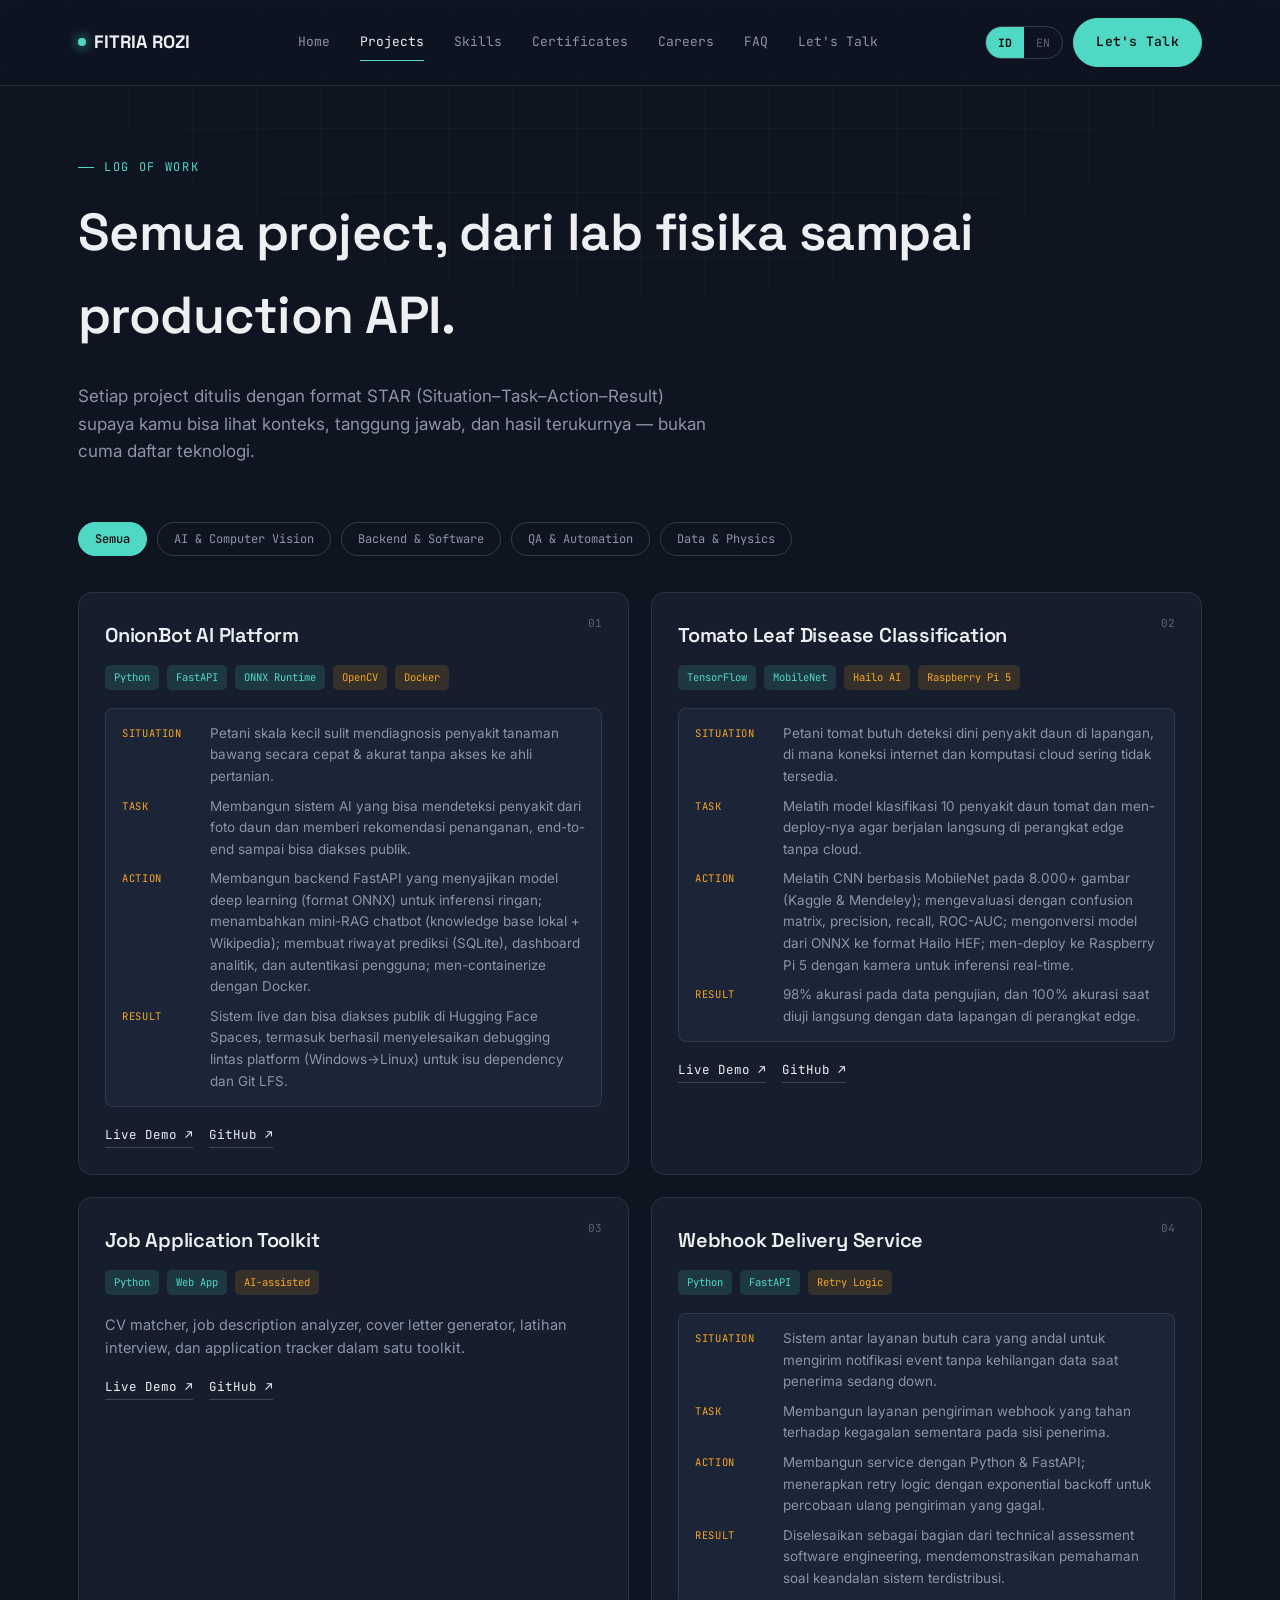
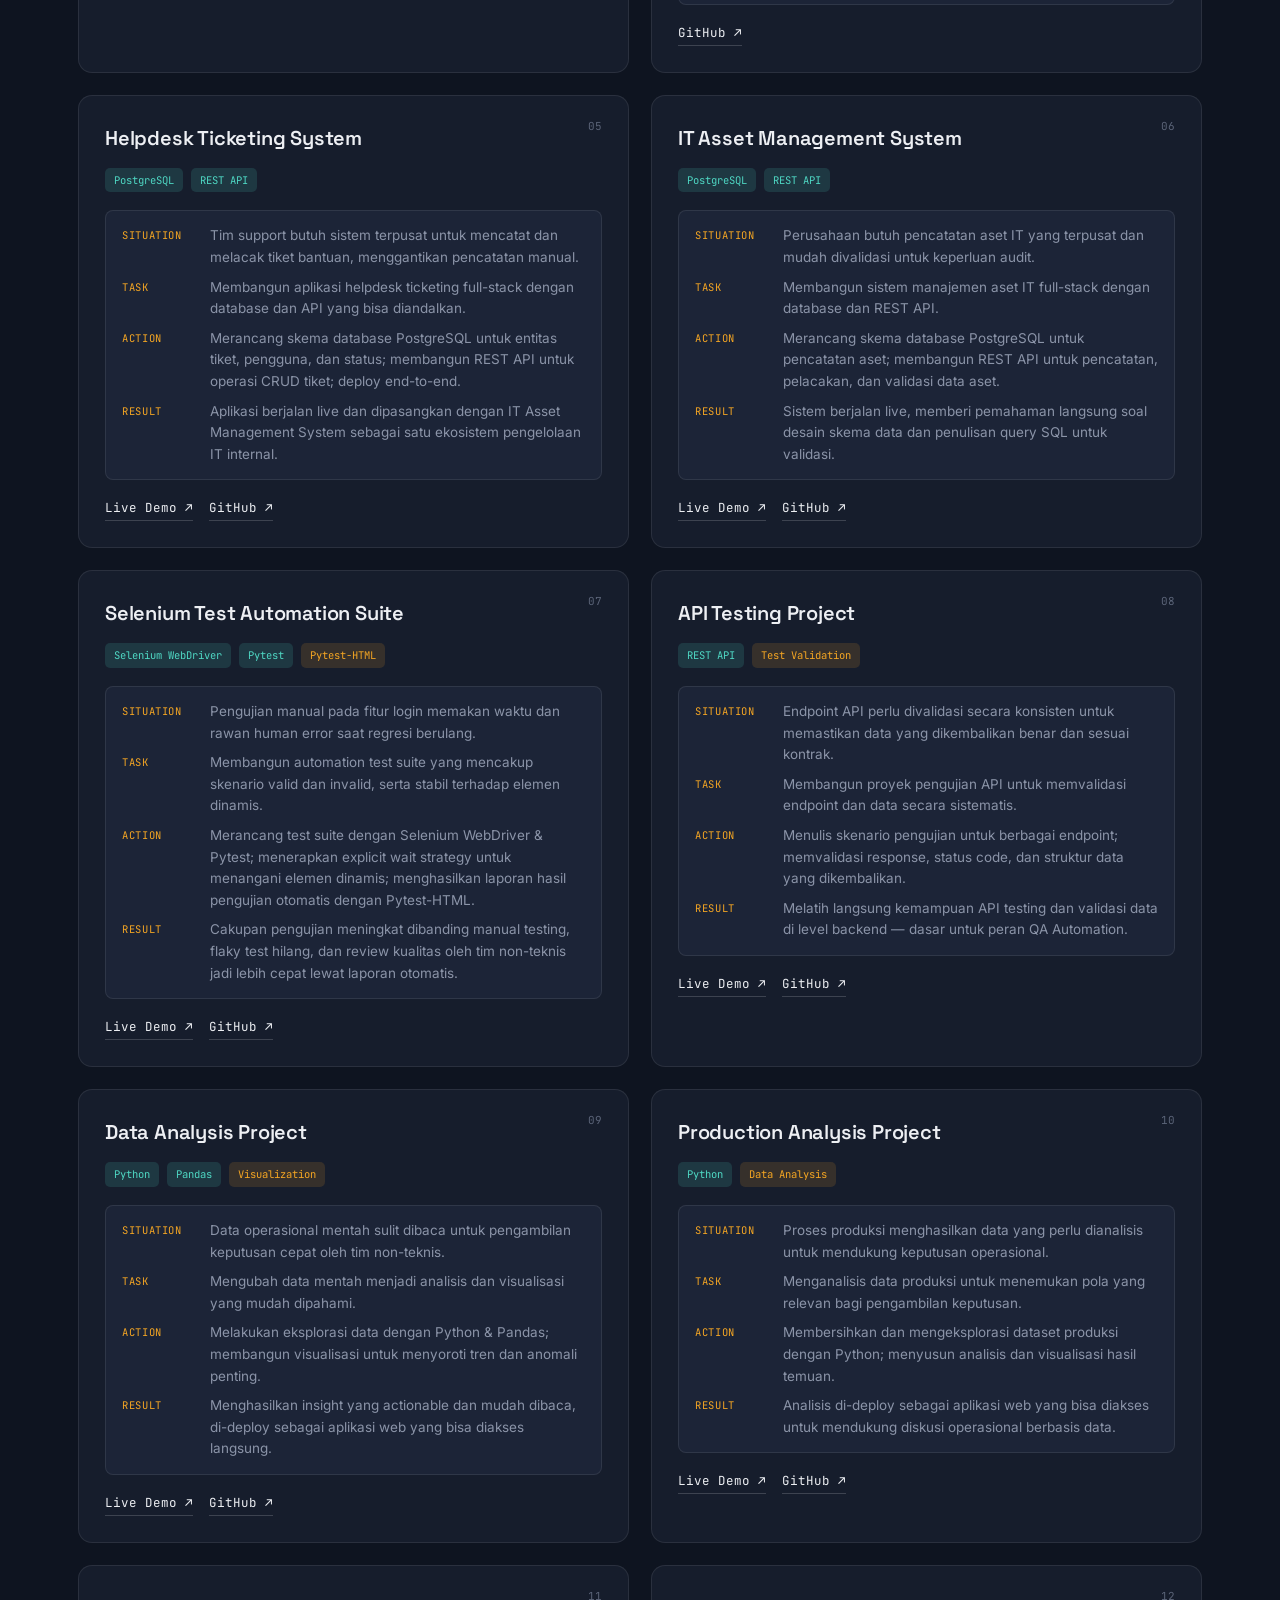
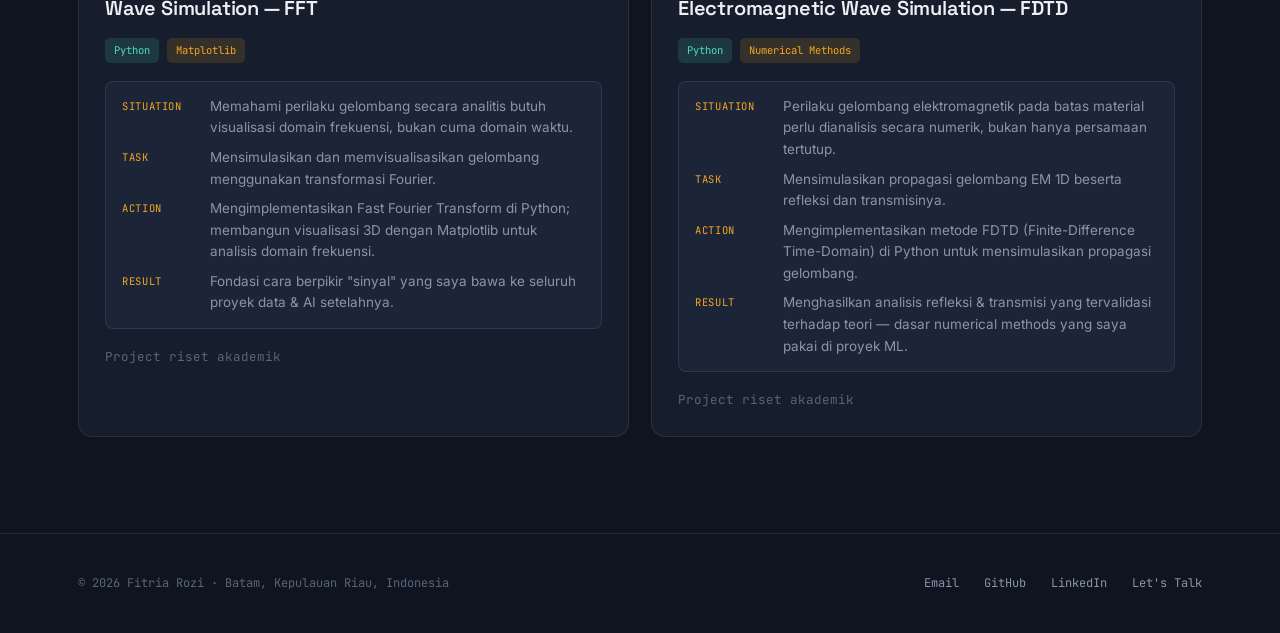
<file: portfolio/projects.html>
<!DOCTYPE html>
<html lang="id">
<head>
<meta charset="UTF-8">
<meta name="viewport" content="width=device-width, initial-scale=1.0">
<title>Projects — Fitria Rozi</title>
<link rel="stylesheet" href="css/style.css">
</head>
<body>

<script id="i18n-data" type="application/json">
{
  "nav.home": {"id":"Home","en":"Home"},
  "nav.projects": {"id":"Projects","en":"Projects"},
  "nav.skills": {"id":"Skills","en":"Skills"},
  "nav.certs": {"id":"Certificates","en":"Certificates"},
  "nav.careers": {"id":"Careers","en":"Careers"},
  "nav.faq": {"id":"FAQ","en":"FAQ"},
  "nav.contact": {"id":"Let's Talk","en":"Let's Talk"},
  "hero.eyebrow": {"id":"Log of work","en":"Log of work"},
  "hero.title": {"id":"Semua project, dari lab fisika sampai production API.","en":"Every project, from the physics lab to production APIs."},
  "hero.lede": {"id":"Setiap project ditulis dengan format STAR (Situation–Task–Action–Result) supaya kamu bisa lihat konteks, tanggung jawab, dan hasil terukurnya — bukan cuma daftar teknologi.","en":"Every project is written in STAR format (Situation–Task–Action–Result) so you can see the context, ownership, and measurable outcome — not just a tech list."},
  "f.all": {"id":"Semua","en":"All"},
  "f.ai": {"id":"AI & Computer Vision","en":"AI & Computer Vision"},
  "f.backend": {"id":"Backend & Software","en":"Backend & Software"},
  "f.qa": {"id":"QA & Automation","en":"QA & Automation"},
  "f.data": {"id":"Data & Physics","en":"Data & Physics"},
  "s":{"id":"Situation","en":"Situation"},"t":{"id":"Task","en":"Task"},"a":{"id":"Action","en":"Action"},"r":{"id":"Result","en":"Result"},

  "p1.s":{"id":"Petani skala kecil sulit mendiagnosis penyakit tanaman bawang secara cepat & akurat tanpa akses ke ahli pertanian.","en":"Small-scale farmers struggle to diagnose onion plant diseases quickly and accurately without access to agricultural experts."},
  "p1.t":{"id":"Membangun sistem AI yang bisa mendeteksi penyakit dari foto daun dan memberi rekomendasi penanganan, end-to-end sampai bisa diakses publik.","en":"Build an AI system that detects disease from leaf photos and gives treatment recommendations, end-to-end and publicly accessible."},
  "p1.a":{"id":"Membangun backend FastAPI yang menyajikan model deep learning (format ONNX) untuk inferensi ringan; menambahkan mini-RAG chatbot (knowledge base lokal + Wikipedia); membuat riwayat prediksi (SQLite), dashboard analitik, dan autentikasi pengguna; men-containerize dengan Docker.","en":"Built a FastAPI backend serving a deep learning model in ONNX format for lightweight inference; added a mini-RAG chatbot (local knowledge base + Wikipedia); built prediction history (SQLite), an analytics dashboard, and user authentication; containerized with Docker."},
  "p1.r":{"id":"Sistem live dan bisa diakses publik di Hugging Face Spaces, termasuk berhasil menyelesaikan debugging lintas platform (Windows→Linux) untuk isu dependency dan Git LFS.","en":"System is live and publicly accessible on Hugging Face Spaces, including successfully resolving cross-platform (Windows→Linux) debugging for dependency and Git LFS issues."},

  "p2.s":{"id":"Petani tomat butuh deteksi dini penyakit daun di lapangan, di mana koneksi internet dan komputasi cloud sering tidak tersedia.","en":"Tomato farmers need early leaf-disease detection in the field, where internet connectivity and cloud compute are often unavailable."},
  "p2.t":{"id":"Melatih model klasifikasi 10 penyakit daun tomat dan men-deploy-nya agar berjalan langsung di perangkat edge tanpa cloud.","en":"Train a 10-class tomato leaf disease classification model and deploy it to run directly on an edge device, without the cloud."},
  "p2.a":{"id":"Melatih CNN berbasis MobileNet pada 8.000+ gambar (Kaggle & Mendeley); mengevaluasi dengan confusion matrix, precision, recall, ROC-AUC; mengonversi model dari ONNX ke format Hailo HEF; men-deploy ke Raspberry Pi 5 dengan kamera untuk inferensi real-time.","en":"Trained a MobileNet-based CNN on 8,000+ images (Kaggle & Mendeley); evaluated with confusion matrix, precision, recall, ROC-AUC; converted the model from ONNX to Hailo HEF format; deployed to a Raspberry Pi 5 with camera for real-time inference."},
  "p2.r":{"id":"98% akurasi pada data pengujian, dan 100% akurasi saat diuji langsung dengan data lapangan di perangkat edge.","en":"98% accuracy on the test set, and 100% accuracy when tested live with field data on the edge device."},

  "p3.s":{"id":"Pengujian manual pada fitur login memakan waktu dan rawan human error saat regresi berulang.","en":"Manual testing of the login feature was time-consuming and error-prone across repeated regression cycles."},
  "p3.t":{"id":"Membangun automation test suite yang mencakup skenario valid dan invalid, serta stabil terhadap elemen dinamis.","en":"Build an automation test suite covering valid and invalid scenarios, stable against dynamic elements."},
  "p3.a":{"id":"Merancang test suite dengan Selenium WebDriver & Pytest; menerapkan explicit wait strategy untuk menangani elemen dinamis; menghasilkan laporan hasil pengujian otomatis dengan Pytest-HTML.","en":"Designed the test suite with Selenium WebDriver & Pytest; implemented an explicit wait strategy to handle dynamic elements; generated automated test reports with Pytest-HTML."},
  "p3.r":{"id":"Cakupan pengujian meningkat dibanding manual testing, flaky test hilang, dan review kualitas oleh tim non-teknis jadi lebih cepat lewat laporan otomatis.","en":"Test coverage increased compared to manual testing, flaky tests were eliminated, and quality review by non-technical teams became faster thanks to automated reports."},

  "p4.s":{"id":"Tim support butuh sistem terpusat untuk mencatat dan melacak tiket bantuan, menggantikan pencatatan manual.","en":"The support team needed a centralized system to log and track help tickets, replacing manual tracking."},
  "p4.t":{"id":"Membangun aplikasi helpdesk ticketing full-stack dengan database dan API yang bisa diandalkan.","en":"Build a full-stack helpdesk ticketing application with a reliable database and API."},
  "p4.a":{"id":"Merancang skema database PostgreSQL untuk entitas tiket, pengguna, dan status; membangun REST API untuk operasi CRUD tiket; deploy end-to-end.","en":"Designed the PostgreSQL database schema for ticket, user, and status entities; built a REST API for ticket CRUD operations; deployed end-to-end."},
  "p4.r":{"id":"Aplikasi berjalan live dan dipasangkan dengan IT Asset Management System sebagai satu ekosistem pengelolaan IT internal.","en":"Application runs live and is paired with the IT Asset Management System as one internal IT-management ecosystem."},

  "p5.s":{"id":"Sistem antar layanan butuh cara yang andal untuk mengirim notifikasi event tanpa kehilangan data saat penerima sedang down.","en":"Inter-service systems needed a reliable way to send event notifications without losing data when a receiver is down."},
  "p5.t":{"id":"Membangun layanan pengiriman webhook yang tahan terhadap kegagalan sementara pada sisi penerima.","en":"Build a webhook delivery service resilient to temporary failures on the receiving end."},
  "p5.a":{"id":"Membangun service dengan Python & FastAPI; menerapkan retry logic dengan exponential backoff untuk percobaan ulang pengiriman yang gagal.","en":"Built the service with Python & FastAPI; implemented retry logic with exponential backoff for retrying failed deliveries."},
  "p5.r":{"id":"Diselesaikan sebagai bagian dari technical assessment software engineering, mendemonstrasikan pemahaman soal keandalan sistem terdistribusi.","en":"Completed as part of a software engineering technical assessment, demonstrating an understanding of distributed system reliability."},

  "p6.s":{"id":"Perusahaan butuh pencatatan aset IT yang terpusat dan mudah divalidasi untuk keperluan audit.","en":"The company needed centralized, easily-validated IT asset records for audit purposes."},
  "p6.t":{"id":"Membangun sistem manajemen aset IT full-stack dengan database dan REST API.","en":"Build a full-stack IT asset management system with a database and REST API."},
  "p6.a":{"id":"Merancang skema database PostgreSQL untuk pencatatan aset; membangun REST API untuk pencatatan, pelacakan, dan validasi data aset.","en":"Designed the PostgreSQL database schema for asset records; built a REST API for recording, tracking, and validating asset data."},
  "p6.r":{"id":"Sistem berjalan live, memberi pemahaman langsung soal desain skema data dan penulisan query SQL untuk validasi.","en":"System runs live, giving hands-on understanding of data-schema design and writing SQL queries for validation."},

  "p7.s":{"id":"Endpoint API perlu divalidasi secara konsisten untuk memastikan data yang dikembalikan benar dan sesuai kontrak.","en":"API endpoints needed consistent validation to ensure returned data was correct and matched the contract."},
  "p7.t":{"id":"Membangun proyek pengujian API untuk memvalidasi endpoint dan data secara sistematis.","en":"Build an API testing project to systematically validate endpoints and data."},
  "p7.a":{"id":"Menulis skenario pengujian untuk berbagai endpoint; memvalidasi response, status code, dan struktur data yang dikembalikan.","en":"Wrote test scenarios for various endpoints; validated the response, status code, and structure of returned data."},
  "p7.r":{"id":"Melatih langsung kemampuan API testing dan validasi data di level backend — dasar untuk peran QA Automation.","en":"Directly trained API testing and backend-level data validation skills — a foundation for a QA Automation role."},

  "p8.s":{"id":"Data operasional mentah sulit dibaca untuk pengambilan keputusan cepat oleh tim non-teknis.","en":"Raw operational data was hard to read for quick decision-making by non-technical teams."},
  "p8.t":{"id":"Mengubah data mentah menjadi analisis dan visualisasi yang mudah dipahami.","en":"Turn raw data into analysis and visualizations that are easy to understand."},
  "p8.a":{"id":"Melakukan eksplorasi data dengan Python & Pandas; membangun visualisasi untuk menyoroti tren dan anomali penting.","en":"Explored the data with Python & Pandas; built visualizations to highlight key trends and anomalies."},
  "p8.r":{"id":"Menghasilkan insight yang actionable dan mudah dibaca, di-deploy sebagai aplikasi web yang bisa diakses langsung.","en":"Produced actionable, easy-to-read insights, deployed as a directly accessible web application."},

  "p9.s":{"id":"Proses produksi menghasilkan data yang perlu dianalisis untuk mendukung keputusan operasional.","en":"The production process generated data that needed analysis to support operational decisions."},
  "p9.t":{"id":"Menganalisis data produksi untuk menemukan pola yang relevan bagi pengambilan keputusan.","en":"Analyze production data to find patterns relevant to decision-making."},
  "p9.a":{"id":"Membersihkan dan mengeksplorasi dataset produksi dengan Python; menyusun analisis dan visualisasi hasil temuan.","en":"Cleaned and explored the production dataset with Python; put together an analysis and visualization of the findings."},
  "p9.r":{"id":"Analisis di-deploy sebagai aplikasi web yang bisa diakses untuk mendukung diskusi operasional berbasis data.","en":"The analysis was deployed as an accessible web app to support data-driven operational discussions."},

  "p10.s":{"id":"Memahami perilaku gelombang secara analitis butuh visualisasi domain frekuensi, bukan cuma domain waktu.","en":"Understanding wave behavior analytically requires frequency-domain visualization, not just the time domain."},
  "p10.t":{"id":"Mensimulasikan dan memvisualisasikan gelombang menggunakan transformasi Fourier.","en":"Simulate and visualize waves using the Fourier transform."},
  "p10.a":{"id":"Mengimplementasikan Fast Fourier Transform di Python; membangun visualisasi 3D dengan Matplotlib untuk analisis domain frekuensi.","en":"Implemented the Fast Fourier Transform in Python; built 3D visualizations with Matplotlib for frequency-domain analysis."},
  "p10.r":{"id":"Fondasi cara berpikir \"sinyal\" yang saya bawa ke seluruh proyek data & AI setelahnya.","en":"The foundation of the \"signal\" way of thinking I carried into every data & AI project since."},

  "p11.s":{"id":"Perilaku gelombang elektromagnetik pada batas material perlu dianalisis secara numerik, bukan hanya persamaan tertutup.","en":"Electromagnetic wave behavior at material boundaries needed numerical, not just closed-form, analysis."},
  "p11.t":{"id":"Mensimulasikan propagasi gelombang EM 1D beserta refleksi dan transmisinya.","en":"Simulate 1D EM wave propagation along with its reflection and transmission."},
  "p11.a":{"id":"Mengimplementasikan metode FDTD (Finite-Difference Time-Domain) di Python untuk mensimulasikan propagasi gelombang.","en":"Implemented the FDTD (Finite-Difference Time-Domain) method in Python to simulate wave propagation."},
  "p11.r":{"id":"Menghasilkan analisis refleksi & transmisi yang tervalidasi terhadap teori — dasar numerical methods yang saya pakai di proyek ML.","en":"Produced reflection & transmission analysis validated against theory — the numerical-methods foundation I carry into ML projects."}
}
</script>

<header class="nav">
  <div class="nav-inner">
    <a href="index.html" class="logo"><span class="dot"></span>FITRIA ROZI</a>
    <nav class="nav-links">
      <a href="index.html" data-i18n="nav.home">Home</a>
      <a href="projects.html" class="active" data-i18n="nav.projects">Projects</a>
      <a href="skills.html" data-i18n="nav.skills">Skills</a>
      <a href="certificates.html" data-i18n="nav.certs">Certificates</a>
      <a href="careers.html" data-i18n="nav.careers">Careers</a>
      <a href="faq.html" data-i18n="nav.faq">FAQ</a>
      <a href="contact.html" data-i18n="nav.contact">Let's Talk</a>
    </nav>
    <div class="nav-cta">
      <div class="lang-toggle">
        <button class="lang-btn active" data-lang="id">ID</button>
        <button class="lang-btn" data-lang="en">EN</button>
      </div>
      <a href="contact.html" class="btn primary" data-i18n="nav.contact">Let's Talk</a>
    </div>
  </div>
</header>

<section class="page-hero">
  <div class="wrap">
    <div class="eyebrow" data-i18n="hero.eyebrow">Log of work</div>
    <h1 data-i18n="hero.title">Semua project, dari lab fisika sampai production API.</h1>
    <p class="lede" data-i18n="hero.lede">Setiap project ditulis dengan format STAR.</p>
  </div>
</section>

<section style="padding-top:0;">
  <div class="wrap">
    <div class="filter-row">
      <button class="filter-btn active" data-filter="all" data-i18n="f.all">Semua</button>
      <button class="filter-btn" data-filter="ai" data-i18n="f.ai">AI & Computer Vision</button>
      <button class="filter-btn" data-filter="backend" data-i18n="f.backend">Backend & Software</button>
      <button class="filter-btn" data-filter="qa" data-i18n="f.qa">QA & Automation</button>
      <button class="filter-btn" data-filter="data" data-i18n="f.data">Data & Physics</button>
    </div>

    <div class="project-grid">

      <div class="project-card" data-cat="ai backend">
        <span class="badge-index mono">01</span>
        <h3>OnionBot AI Platform</h3>
        <div class="tag-row"><span class="tag">Python</span><span class="tag">FastAPI</span><span class="tag">ONNX Runtime</span><span class="tag alt">OpenCV</span><span class="tag alt">Docker</span></div>
        <div class="star-block">
          <div class="star-line"><span class="k mono" data-i18n="s">Situation</span><span class="v" data-i18n="p1.s">…</span></div>
          <div class="star-line"><span class="k mono" data-i18n="t">Task</span><span class="v" data-i18n="p1.t">…</span></div>
          <div class="star-line"><span class="k mono" data-i18n="a">Action</span><span class="v" data-i18n="p1.a">…</span></div>
          <div class="star-line"><span class="k mono" data-i18n="r">Result</span><span class="v" data-i18n="p1.r">…</span></div>
        </div>
        <div class="card-links">
          <a href="https://huggingface.co/spaces/jifua19/onion-disease-ai" target="_blank" rel="noopener">Live Demo ↗</a>
          <a href="https://github.com/jifua/Onion_Disease_AI" target="_blank" rel="noopener">GitHub ↗</a>
        </div>
      </div>

      <div class="project-card" data-cat="ai data">
        <span class="badge-index mono">02</span>
        <h3>Tomato Leaf Disease Classification</h3>
        <div class="tag-row"><span class="tag">TensorFlow</span><span class="tag">MobileNet</span><span class="tag alt">Hailo AI</span><span class="tag alt">Raspberry Pi 5</span></div>
        <div class="star-block">
          <div class="star-line"><span class="k mono" data-i18n="s">Situation</span><span class="v" data-i18n="p2.s">…</span></div>
          <div class="star-line"><span class="k mono" data-i18n="t">Task</span><span class="v" data-i18n="p2.t">…</span></div>
          <div class="star-line"><span class="k mono" data-i18n="a">Action</span><span class="v" data-i18n="p2.a">…</span></div>
          <div class="star-line"><span class="k mono" data-i18n="r">Result</span><span class="v" data-i18n="p2.r">…</span></div>
        </div>
        <div class="card-links">
          <a href="https://tomato-leaf-disease-five.vercel.app/" target="_blank" rel="noopener">Live Demo ↗</a>
          <a href="https://github.com/jifua/Tomato-Leaf-Disease" target="_blank" rel="noopener">GitHub ↗</a>
        </div>
      </div>

      <div class="project-card" data-cat="backend ai">
        <span class="badge-index mono">03</span>
        <h3>Job Application Toolkit</h3>
        <div class="tag-row"><span class="tag">Python</span><span class="tag">Web App</span><span class="tag alt">AI-assisted</span></div>
        <p style="color:var(--text-muted); font-size:14.5px;">CV matcher, job description analyzer, cover letter generator, latihan interview, dan application tracker dalam satu toolkit.</p>
        <div class="card-links">
          <a href="https://job-application-blond-beta.vercel.app/" target="_blank" rel="noopener">Live Demo ↗</a>
          <a href="https://github.com/jifua/Job-Application" target="_blank" rel="noopener">GitHub ↗</a>
        </div>
      </div>

      <div class="project-card" data-cat="backend qa">
        <span class="badge-index mono">04</span>
        <h3>Webhook Delivery Service</h3>
        <div class="tag-row"><span class="tag">Python</span><span class="tag">FastAPI</span><span class="tag alt">Retry Logic</span></div>
        <div class="star-block">
          <div class="star-line"><span class="k mono" data-i18n="s">Situation</span><span class="v" data-i18n="p5.s">…</span></div>
          <div class="star-line"><span class="k mono" data-i18n="t">Task</span><span class="v" data-i18n="p5.t">…</span></div>
          <div class="star-line"><span class="k mono" data-i18n="a">Action</span><span class="v" data-i18n="p5.a">…</span></div>
          <div class="star-line"><span class="k mono" data-i18n="r">Result</span><span class="v" data-i18n="p5.r">…</span></div>
        </div>
        <div class="card-links"><a href="https://github.com/jifua/webhook-delivery-service" target="_blank" rel="noopener">GitHub ↗</a></div>
      </div>

      <div class="project-card" data-cat="backend">
        <span class="badge-index mono">05</span>
        <h3>Helpdesk Ticketing System</h3>
        <div class="tag-row"><span class="tag">PostgreSQL</span><span class="tag">REST API</span></div>
        <div class="star-block">
          <div class="star-line"><span class="k mono" data-i18n="s">Situation</span><span class="v" data-i18n="p4.s">…</span></div>
          <div class="star-line"><span class="k mono" data-i18n="t">Task</span><span class="v" data-i18n="p4.t">…</span></div>
          <div class="star-line"><span class="k mono" data-i18n="a">Action</span><span class="v" data-i18n="p4.a">…</span></div>
          <div class="star-line"><span class="k mono" data-i18n="r">Result</span><span class="v" data-i18n="p4.r">…</span></div>
        </div>
        <div class="card-links">
          <a href="https://helpdesk-ticketing-system-one.vercel.app/" target="_blank" rel="noopener">Live Demo ↗</a>
          <a href="https://github.com/jifua/Helpdesk-Ticketing-System" target="_blank" rel="noopener">GitHub ↗</a>
        </div>
      </div>

      <div class="project-card" data-cat="backend">
        <span class="badge-index mono">06</span>
        <h3>IT Asset Management System</h3>
        <div class="tag-row"><span class="tag">PostgreSQL</span><span class="tag">REST API</span></div>
        <div class="star-block">
          <div class="star-line"><span class="k mono" data-i18n="s">Situation</span><span class="v" data-i18n="p6.s">…</span></div>
          <div class="star-line"><span class="k mono" data-i18n="t">Task</span><span class="v" data-i18n="p6.t">…</span></div>
          <div class="star-line"><span class="k mono" data-i18n="a">Action</span><span class="v" data-i18n="p6.a">…</span></div>
          <div class="star-line"><span class="k mono" data-i18n="r">Result</span><span class="v" data-i18n="p6.r">…</span></div>
        </div>
        <div class="card-links">
          <a href="https://it-asset-management-nu.vercel.app/" target="_blank" rel="noopener">Live Demo ↗</a>
          <a href="https://github.com/jifua/it-asset-management" target="_blank" rel="noopener">GitHub ↗</a>
        </div>
      </div>

      <div class="project-card" data-cat="qa backend">
        <span class="badge-index mono">07</span>
        <h3>Selenium Test Automation Suite</h3>
        <div class="tag-row"><span class="tag">Selenium WebDriver</span><span class="tag">Pytest</span><span class="tag alt">Pytest-HTML</span></div>
        <div class="star-block">
          <div class="star-line"><span class="k mono" data-i18n="s">Situation</span><span class="v" data-i18n="p3.s">…</span></div>
          <div class="star-line"><span class="k mono" data-i18n="t">Task</span><span class="v" data-i18n="p3.t">…</span></div>
          <div class="star-line"><span class="k mono" data-i18n="a">Action</span><span class="v" data-i18n="p3.a">…</span></div>
          <div class="star-line"><span class="k mono" data-i18n="r">Result</span><span class="v" data-i18n="p3.r">…</span></div>
        </div>
        <div class="card-links">
          <a href="https://selenium-testing-alpha.vercel.app/" target="_blank" rel="noopener">Live Demo ↗</a>
          <a href="https://github.com/jifua/selenium-testing" target="_blank" rel="noopener">GitHub ↗</a>
        </div>
      </div>

      <div class="project-card" data-cat="qa backend">
        <span class="badge-index mono">08</span>
        <h3>API Testing Project</h3>
        <div class="tag-row"><span class="tag">REST API</span><span class="tag alt">Test Validation</span></div>
        <div class="star-block">
          <div class="star-line"><span class="k mono" data-i18n="s">Situation</span><span class="v" data-i18n="p7.s">…</span></div>
          <div class="star-line"><span class="k mono" data-i18n="t">Task</span><span class="v" data-i18n="p7.t">…</span></div>
          <div class="star-line"><span class="k mono" data-i18n="a">Action</span><span class="v" data-i18n="p7.a">…</span></div>
          <div class="star-line"><span class="k mono" data-i18n="r">Result</span><span class="v" data-i18n="p7.r">…</span></div>
        </div>
        <div class="card-links"><a href="https://api-testing-rose.vercel.app/" target="_blank" rel="noopener">Live Demo ↗</a><a href="https://github.com/jifua/api-testing" target="_blank" rel="noopener">GitHub ↗</a></div>
      </div>

      <div class="project-card" data-cat="data">
        <span class="badge-index mono">09</span>
        <h3>Data Analysis Project</h3>
        <div class="tag-row"><span class="tag">Python</span><span class="tag">Pandas</span><span class="tag alt">Visualization</span></div>
        <div class="star-block">
          <div class="star-line"><span class="k mono" data-i18n="s">Situation</span><span class="v" data-i18n="p8.s">…</span></div>
          <div class="star-line"><span class="k mono" data-i18n="t">Task</span><span class="v" data-i18n="p8.t">…</span></div>
          <div class="star-line"><span class="k mono" data-i18n="a">Action</span><span class="v" data-i18n="p8.a">…</span></div>
          <div class="star-line"><span class="k mono" data-i18n="r">Result</span><span class="v" data-i18n="p8.r">…</span></div>
        </div>
        <div class="card-links"><a href="https://data-analysis-red.vercel.app/" target="_blank" rel="noopener">Live Demo ↗</a><a href="https://github.com/jifua/Data_Analysis" target="_blank" rel="noopener">GitHub ↗</a></div>
      </div>

      <div class="project-card" data-cat="data">
        <span class="badge-index mono">10</span>
        <h3>Production Analysis Project</h3>
        <div class="tag-row"><span class="tag">Python</span><span class="tag alt">Data Analysis</span></div>
        <div class="star-block">
          <div class="star-line"><span class="k mono" data-i18n="s">Situation</span><span class="v" data-i18n="p9.s">…</span></div>
          <div class="star-line"><span class="k mono" data-i18n="t">Task</span><span class="v" data-i18n="p9.t">…</span></div>
          <div class="star-line"><span class="k mono" data-i18n="a">Action</span><span class="v" data-i18n="p9.a">…</span></div>
          <div class="star-line"><span class="k mono" data-i18n="r">Result</span><span class="v" data-i18n="p9.r">…</span></div>
        </div>
        <div class="card-links"><a href="https://production-analysis-project.vercel.app/" target="_blank" rel="noopener">Live Demo ↗</a><a href="https://github.com/jifua/production-analysis-project" target="_blank" rel="noopener">GitHub ↗</a></div>
      </div>

      <div class="project-card" data-cat="data">
        <span class="badge-index mono">11</span>
        <h3>Wave Simulation — FFT</h3>
        <div class="tag-row"><span class="tag">Python</span><span class="tag alt">Matplotlib</span></div>
        <div class="star-block">
          <div class="star-line"><span class="k mono" data-i18n="s">Situation</span><span class="v" data-i18n="p10.s">…</span></div>
          <div class="star-line"><span class="k mono" data-i18n="t">Task</span><span class="v" data-i18n="p10.t">…</span></div>
          <div class="star-line"><span class="k mono" data-i18n="a">Action</span><span class="v" data-i18n="p10.a">…</span></div>
          <div class="star-line"><span class="k mono" data-i18n="r">Result</span><span class="v" data-i18n="p10.r">…</span></div>
        </div>
        <div class="card-links"><span style="color:var(--text-faint);">Project riset akademik</span></div>
      </div>

      <div class="project-card" data-cat="data">
        <span class="badge-index mono">12</span>
        <h3>Electromagnetic Wave Simulation — FDTD</h3>
        <div class="tag-row"><span class="tag">Python</span><span class="tag alt">Numerical Methods</span></div>
        <div class="star-block">
          <div class="star-line"><span class="k mono" data-i18n="s">Situation</span><span class="v" data-i18n="p11.s">…</span></div>
          <div class="star-line"><span class="k mono" data-i18n="t">Task</span><span class="v" data-i18n="p11.t">…</span></div>
          <div class="star-line"><span class="k mono" data-i18n="a">Action</span><span class="v" data-i18n="p11.a">…</span></div>
          <div class="star-line"><span class="k mono" data-i18n="r">Result</span><span class="v" data-i18n="p11.r">…</span></div>
        </div>
        <div class="card-links"><span style="color:var(--text-faint);">Project riset akademik</span></div>
      </div>

    </div>
  </div>
</section>

<footer>
  <div class="wrap footer-inner">
    <div>© 2026 Fitria Rozi · Batam, Kepulauan Riau, Indonesia</div>
    <div>
      <a href="mailto:fitriarozi03@gmail.com">Email</a>
      <a href="https://github.com/jifua" target="_blank" rel="noopener">GitHub</a>
      <a href="https://www.linkedin.com/in/fitriarozi-6a344a1b1" target="_blank" rel="noopener">LinkedIn</a>
      <a href="contact.html">Let's Talk</a>
    </div>
  </div>
</footer>

<script src="js/main.js"></script>
<script src="js/i18n.js"></script>
</body>
</html>
</file>
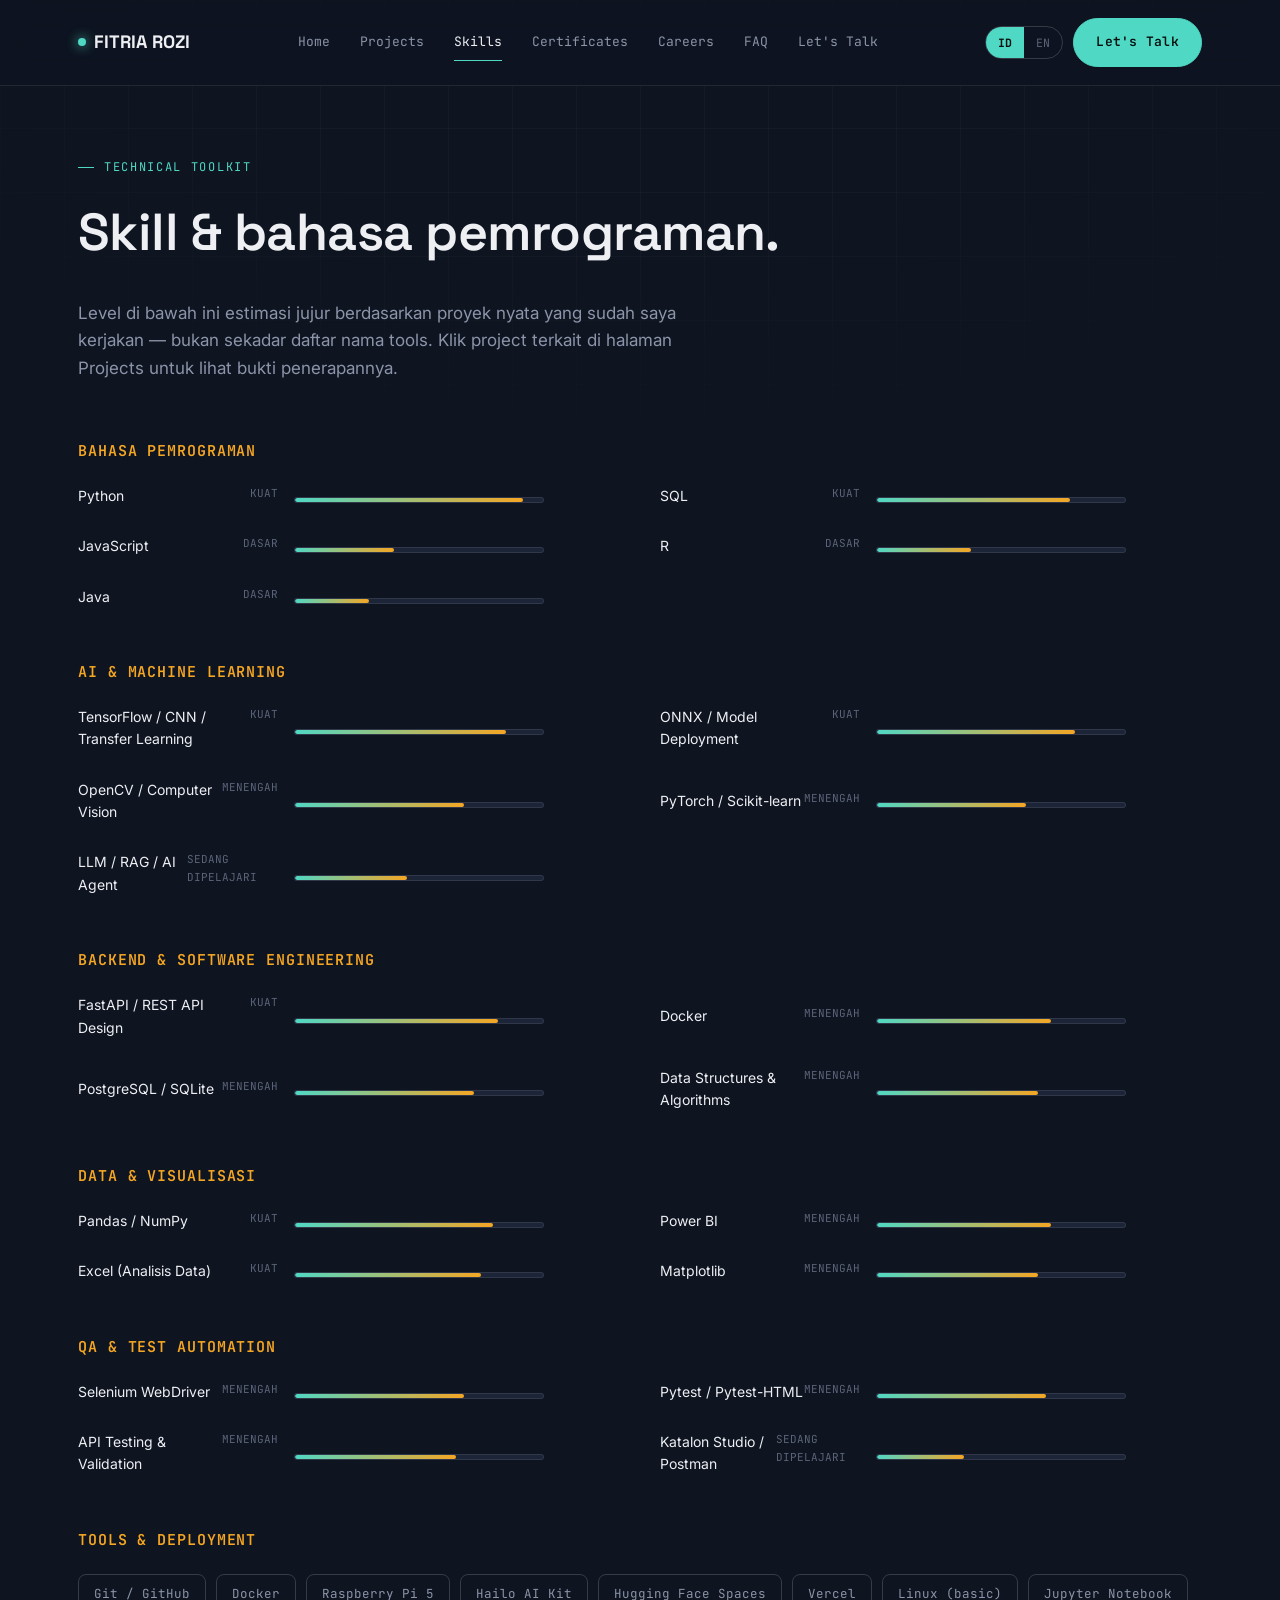
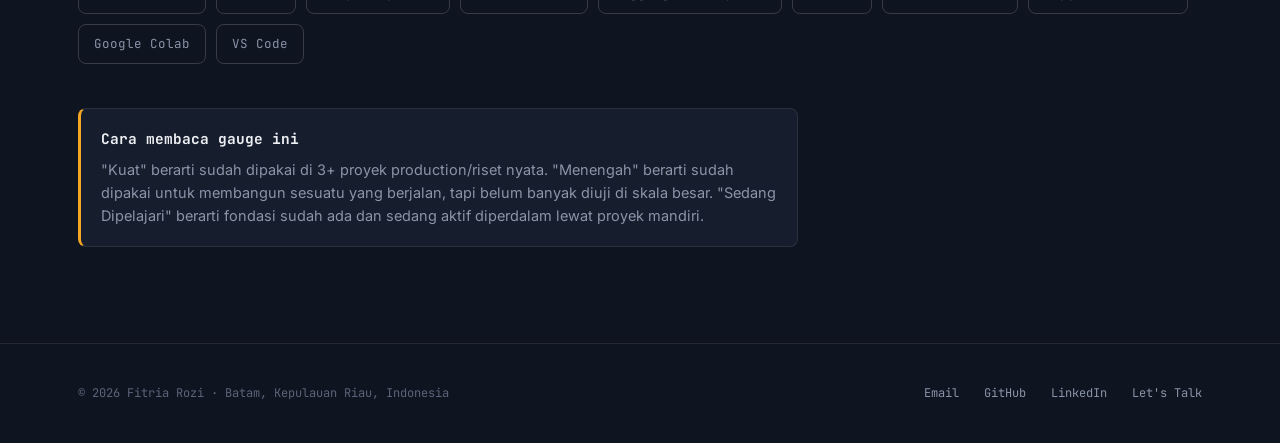
<file: portfolio/skills.html>
<!DOCTYPE html>
<html lang="id">
<head>
<meta charset="UTF-8">
<meta name="viewport" content="width=device-width, initial-scale=1.0">
<title>Skills — Fitria Rozi</title>
<meta name="description" content="Ringkasan kemampuan teknis Fitria Rozi: bahasa pemrograman, AI/Machine Learning, backend engineering, data & visualisasi, serta QA automation.">
<link rel="stylesheet" href="css/style.css">
</head>
<body>

<script id="i18n-data" type="application/json">
{
  "nav.home": {"id":"Home","en":"Home"},
  "nav.projects": {"id":"Projects","en":"Projects"},
  "nav.skills": {"id":"Skills","en":"Skills"},
  "nav.certs": {"id":"Certificates","en":"Certificates"},
  "nav.careers": {"id":"Careers","en":"Careers"},
  "nav.faq": {"id":"FAQ","en":"FAQ"},
  "nav.contact": {"id":"Let's Talk","en":"Let's Talk"},
  "hero.eyebrow": {"id":"Technical Toolkit","en":"Technical Toolkit"},
  "hero.title": {"id":"Skill & bahasa pemrograman.","en":"Skills & programming languages."},
  "hero.lede": {"id":"Level di bawah ini estimasi jujur berdasarkan proyek nyata yang sudah saya kerjakan — bukan sekadar daftar nama tools. Klik project terkait di halaman Projects untuk lihat bukti penerapannya.","en":"The levels below are honest estimates based on real projects I've shipped — not just a list of tool names. Check the Projects page to see each skill applied in practice."},
  "g1.title": {"id":"Bahasa Pemrograman","en":"Programming Languages"},
  "g2.title": {"id":"AI & Machine Learning","en":"AI & Machine Learning"},
  "g3.title": {"id":"Backend & Software Engineering","en":"Backend & Software Engineering"},
  "g4.title": {"id":"Data & Visualisasi","en":"Data & Visualization"},
  "g5.title": {"id":"QA & Test Automation","en":"QA & Test Automation"},
  "g6.title": {"id":"Tools & Deployment","en":"Tools & Deployment"},
  "lvl.adv": {"id":"KUAT","en":"STRONG"},
  "lvl.int": {"id":"MENENGAH","en":"INTERMEDIATE"},
  "lvl.fnd": {"id":"DASAR","en":"FOUNDATIONAL"},
  "lvl.lrn": {"id":"SEDANG DIPELAJARI","en":"LEARNING"},
  "note.title": {"id":"Cara membaca gauge ini","en":"How to read this"},
  "note.body": {"id":"\"Kuat\" berarti sudah dipakai di 3+ proyek production/riset nyata. \"Menengah\" berarti sudah dipakai untuk membangun sesuatu yang berjalan, tapi belum banyak diuji di skala besar. \"Sedang Dipelajari\" berarti fondasi sudah ada dan sedang aktif diperdalam lewat proyek mandiri.","en":"\"Strong\" means used across 3+ real production/research projects. \"Intermediate\" means used to build something that works, but not yet stress-tested at scale. \"Learning\" means the foundation is there and actively being deepened through self-directed projects."}
}
</script>

<header class="nav">
  <div class="nav-inner">
    <a href="index.html" class="logo"><span class="dot"></span>FITRIA ROZI</a>
    <nav class="nav-links">
      <a href="index.html" data-i18n="nav.home">Home</a>
      <a href="projects.html" data-i18n="nav.projects">Projects</a>
      <a href="skills.html" class="active" data-i18n="nav.skills">Skills</a>
      <a href="certificates.html" data-i18n="nav.certs">Certificates</a>
      <a href="careers.html" data-i18n="nav.careers">Careers</a>
      <a href="faq.html" data-i18n="nav.faq">FAQ</a>
      <a href="contact.html" data-i18n="nav.contact">Let's Talk</a>
    </nav>
    <div class="nav-cta">
      <div class="lang-toggle">
        <button class="lang-btn active" data-lang="id">ID</button>
        <button class="lang-btn" data-lang="en">EN</button>
      </div>
      <a href="contact.html" class="btn primary" data-i18n="nav.contact">Let's Talk</a>
    </div>
  </div>
</header>

<section class="page-hero">
  <div class="wrap">
    <div class="eyebrow" data-i18n="hero.eyebrow">Technical Toolkit</div>
    <h1 data-i18n="hero.title">Skill & bahasa pemrograman.</h1>
    <p class="lede" data-i18n="hero.lede">Level di bawah ini estimasi jujur berdasarkan proyek nyata yang sudah saya kerjakan.</p>
  </div>
</section>

<section style="padding-top:0;">
  <div class="wrap">

    <div class="skill-group reveal">
      <h3 data-i18n="g1.title">Bahasa Pemrograman</h3>
      <div class="skill-list">
        <div class="skill-row"><div class="top"><span>Python</span><span class="lvl mono" data-i18n="lvl.adv">KUAT</span></div><div class="gauge"><div class="fill" style="width:92%"></div></div></div>
        <div class="skill-row"><div class="top"><span>SQL</span><span class="lvl mono" data-i18n="lvl.adv">KUAT</span></div><div class="gauge"><div class="fill" style="width:78%"></div></div></div>
        <div class="skill-row"><div class="top"><span>JavaScript</span><span class="lvl mono" data-i18n="lvl.fnd">DASAR</span></div><div class="gauge"><div class="fill" style="width:40%"></div></div></div>
        <div class="skill-row"><div class="top"><span>R</span><span class="lvl mono" data-i18n="lvl.fnd">DASAR</span></div><div class="gauge"><div class="fill" style="width:38%"></div></div></div>
        <div class="skill-row"><div class="top"><span>Java</span><span class="lvl mono" data-i18n="lvl.fnd">DASAR</span></div><div class="gauge"><div class="fill" style="width:30%"></div></div></div>
      </div>
    </div>

    <div class="skill-group reveal">
      <h3 data-i18n="g2.title">AI & Machine Learning</h3>
      <div class="skill-list">
        <div class="skill-row"><div class="top"><span>TensorFlow / CNN / Transfer Learning</span><span class="lvl mono" data-i18n="lvl.adv">KUAT</span></div><div class="gauge"><div class="fill" style="width:85%"></div></div></div>
        <div class="skill-row"><div class="top"><span>ONNX / Model Deployment</span><span class="lvl mono" data-i18n="lvl.adv">KUAT</span></div><div class="gauge"><div class="fill" style="width:80%"></div></div></div>
        <div class="skill-row"><div class="top"><span>OpenCV / Computer Vision</span><span class="lvl mono" data-i18n="lvl.int">MENENGAH</span></div><div class="gauge"><div class="fill" style="width:68%"></div></div></div>
        <div class="skill-row"><div class="top"><span>PyTorch / Scikit-learn</span><span class="lvl mono" data-i18n="lvl.int">MENENGAH</span></div><div class="gauge"><div class="fill" style="width:60%"></div></div></div>
        <div class="skill-row"><div class="top"><span>LLM / RAG / AI Agent</span><span class="lvl mono" data-i18n="lvl.lrn">SEDANG DIPELAJARI</span></div><div class="gauge"><div class="fill" style="width:45%"></div></div></div>
      </div>
    </div>

    <div class="skill-group reveal">
      <h3 data-i18n="g3.title">Backend & Software Engineering</h3>
      <div class="skill-list">
        <div class="skill-row"><div class="top"><span>FastAPI / REST API Design</span><span class="lvl mono" data-i18n="lvl.adv">KUAT</span></div><div class="gauge"><div class="fill" style="width:82%"></div></div></div>
        <div class="skill-row"><div class="top"><span>Docker</span><span class="lvl mono" data-i18n="lvl.int">MENENGAH</span></div><div class="gauge"><div class="fill" style="width:70%"></div></div></div>
        <div class="skill-row"><div class="top"><span>PostgreSQL / SQLite</span><span class="lvl mono" data-i18n="lvl.int">MENENGAH</span></div><div class="gauge"><div class="fill" style="width:72%"></div></div></div>
        <div class="skill-row"><div class="top"><span>Data Structures & Algorithms</span><span class="lvl mono" data-i18n="lvl.int">MENENGAH</span></div><div class="gauge"><div class="fill" style="width:65%"></div></div></div>
      </div>
    </div>

    <div class="skill-group reveal">
      <h3 data-i18n="g4.title">Data & Visualisasi</h3>
      <div class="skill-list">
        <div class="skill-row"><div class="top"><span>Pandas / NumPy</span><span class="lvl mono" data-i18n="lvl.adv">KUAT</span></div><div class="gauge"><div class="fill" style="width:80%"></div></div></div>
        <div class="skill-row"><div class="top"><span>Power BI</span><span class="lvl mono" data-i18n="lvl.int">MENENGAH</span></div><div class="gauge"><div class="fill" style="width:70%"></div></div></div>
        <div class="skill-row"><div class="top"><span>Excel (Analisis Data)</span><span class="lvl mono" data-i18n="lvl.adv">KUAT</span></div><div class="gauge"><div class="fill" style="width:75%"></div></div></div>
        <div class="skill-row"><div class="top"><span>Matplotlib</span><span class="lvl mono" data-i18n="lvl.int">MENENGAH</span></div><div class="gauge"><div class="fill" style="width:65%"></div></div></div>
      </div>
    </div>

    <div class="skill-group reveal">
      <h3 data-i18n="g5.title">QA & Test Automation</h3>
      <div class="skill-list">
        <div class="skill-row"><div class="top"><span>Selenium WebDriver</span><span class="lvl mono" data-i18n="lvl.int">MENENGAH</span></div><div class="gauge"><div class="fill" style="width:68%"></div></div></div>
        <div class="skill-row"><div class="top"><span>Pytest / Pytest-HTML</span><span class="lvl mono" data-i18n="lvl.int">MENENGAH</span></div><div class="gauge"><div class="fill" style="width:68%"></div></div></div>
        <div class="skill-row"><div class="top"><span>API Testing & Validation</span><span class="lvl mono" data-i18n="lvl.int">MENENGAH</span></div><div class="gauge"><div class="fill" style="width:65%"></div></div></div>
        <div class="skill-row"><div class="top"><span>Katalon Studio / Postman</span><span class="lvl mono" data-i18n="lvl.lrn">SEDANG DIPELAJARI</span></div><div class="gauge"><div class="fill" style="width:35%"></div></div></div>
      </div>
    </div>

    <div class="skill-group reveal">
      <h3 data-i18n="g6.title">Tools & Deployment</h3>
      <div class="tool-chip-row">
        <span class="tool-chip">Git / GitHub</span>
        <span class="tool-chip">Docker</span>
        <span class="tool-chip">Raspberry Pi 5</span>
        <span class="tool-chip">Hailo AI Kit</span>
        <span class="tool-chip">Hugging Face Spaces</span>
        <span class="tool-chip">Vercel</span>
        <span class="tool-chip">Linux (basic)</span>
        <span class="tool-chip">Jupyter Notebook</span>
        <span class="tool-chip">Google Colab</span>
        <span class="tool-chip">VS Code</span>
      </div>
    </div>

    <div class="fit-note reveal" style="max-width:720px;">
      <strong class="mono" data-i18n="note.title" style="display:block; margin-bottom:8px; color:var(--text);">Cara membaca gauge ini</strong>
      <span data-i18n="note.body">"Kuat" berarti sudah dipakai di 3+ proyek production/riset nyata.</span>
    </div>

  </div>
</section>

<footer>
  <div class="wrap footer-inner">
    <div>© 2026 Fitria Rozi · Batam, Kepulauan Riau, Indonesia</div>
    <div>
      <a href="mailto:fitriarozi03@gmail.com">Email</a>
      <a href="https://github.com/jifua" target="_blank" rel="noopener">GitHub</a>
      <a href="https://www.linkedin.com/in/fitriarozi-6a344a1b1" target="_blank" rel="noopener">LinkedIn</a>
      <a href="contact.html">Let's Talk</a>
    </div>
  </div>
</footer>

<script src="js/main.js"></script>
<script src="js/i18n.js"></script>
</body>
</html>
</file>
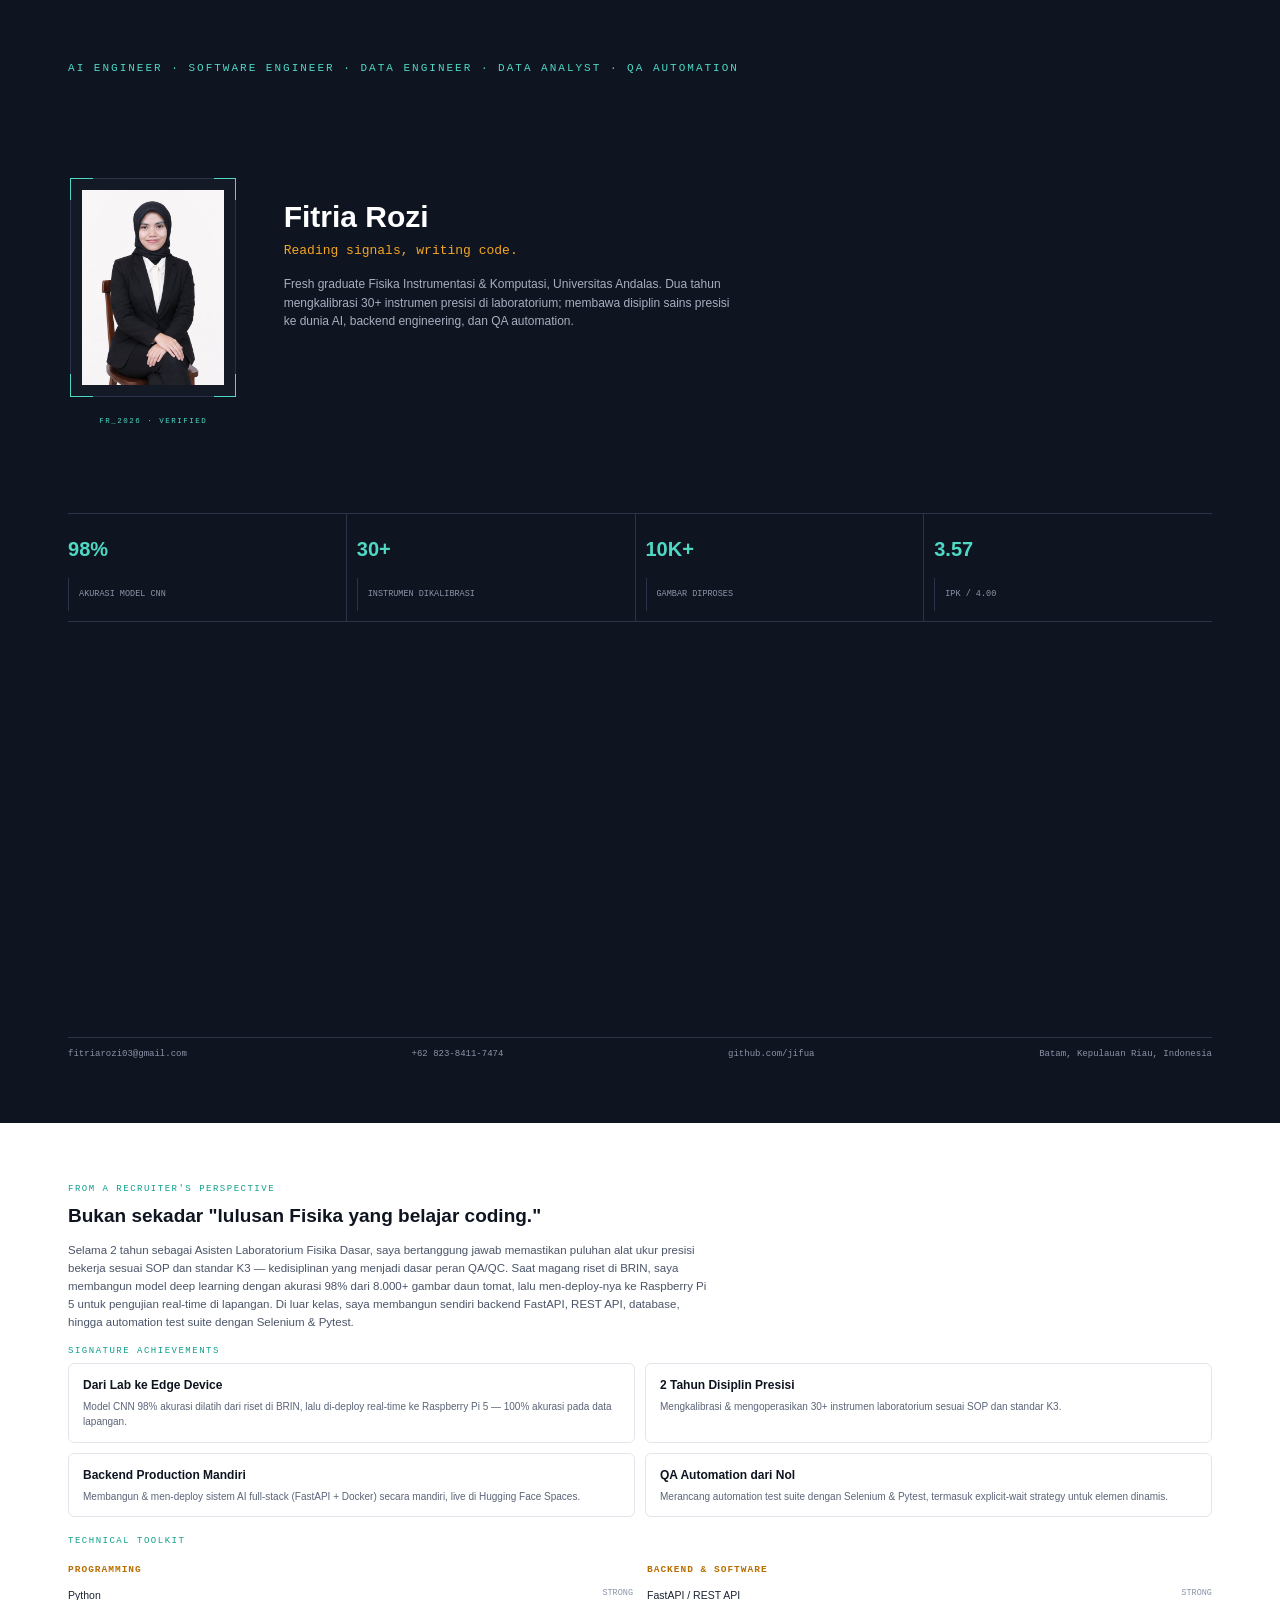
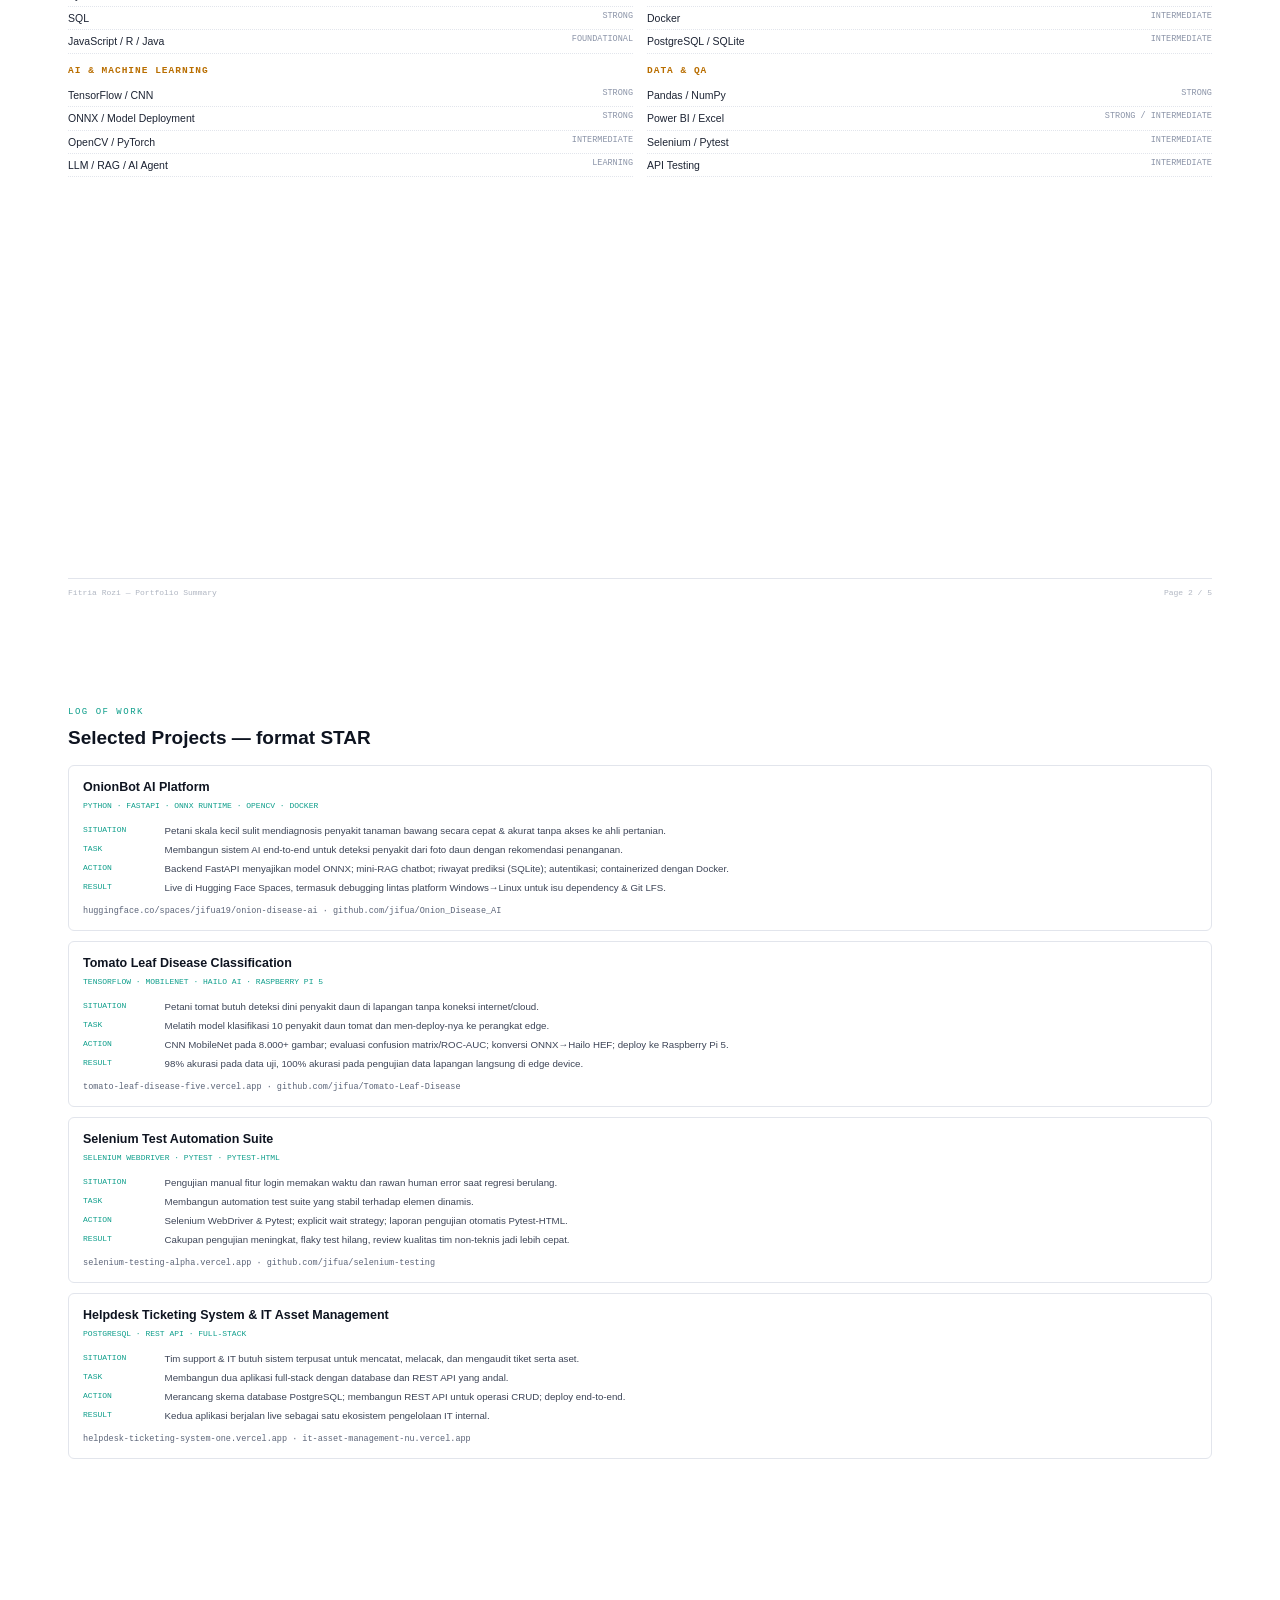
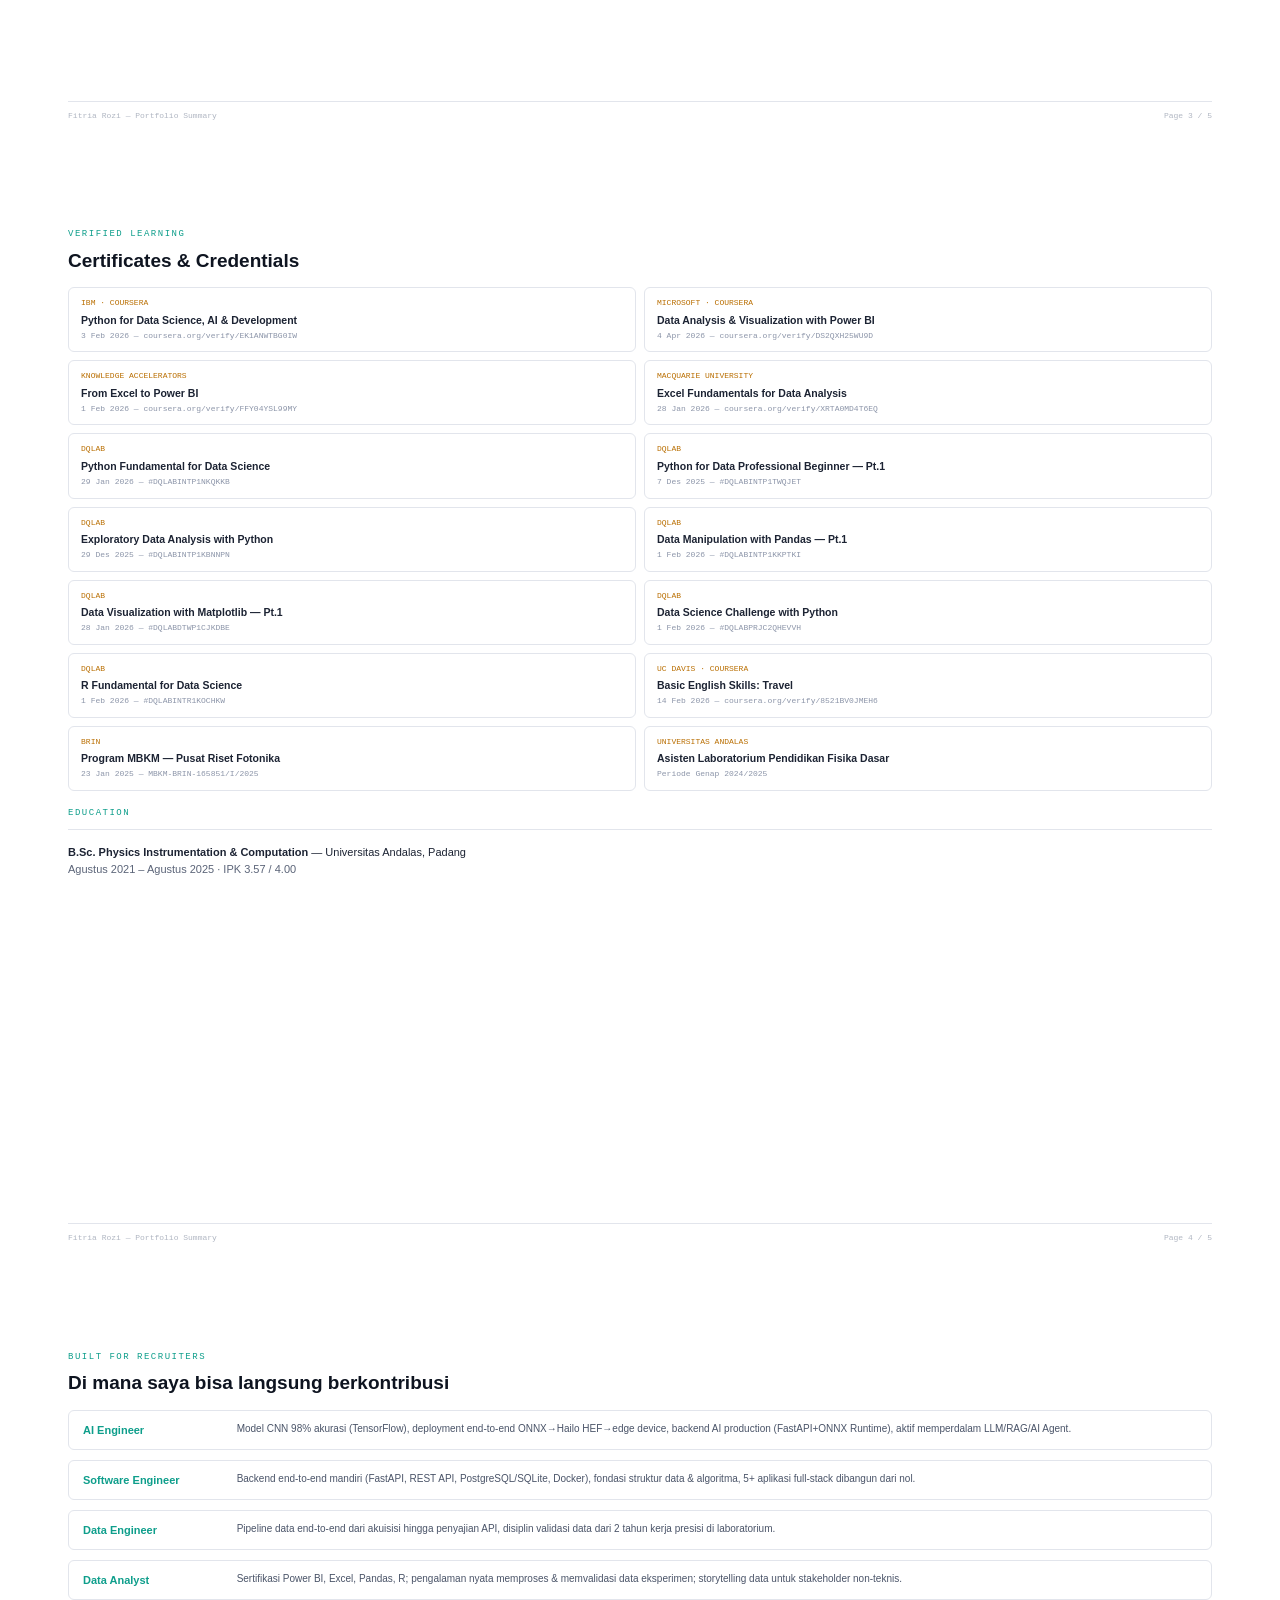
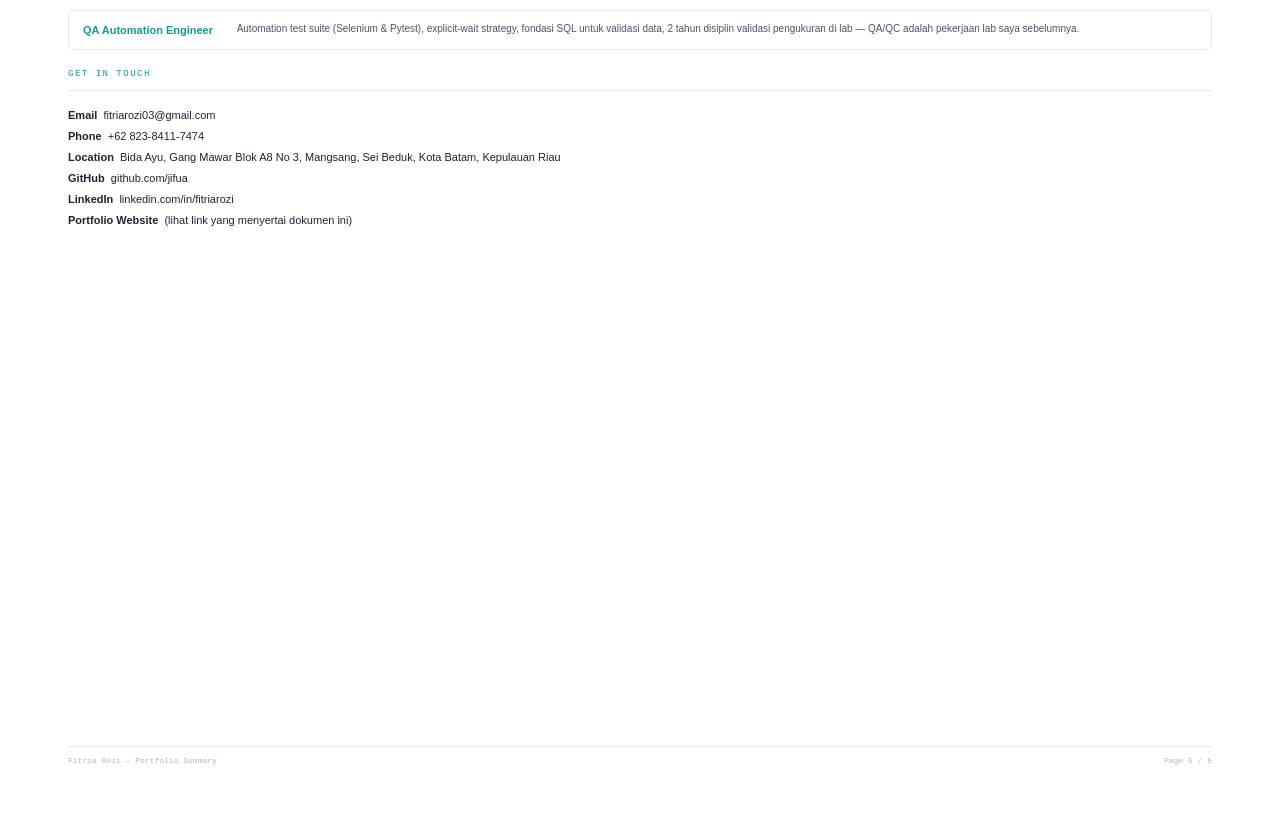
<file: portfolio/pdf-src/portfolio.html>
<!DOCTYPE html>
<html lang="id">
<head>
<meta charset="UTF-8">
<style>
  @page { size: A4; margin: 0; }
  *{ box-sizing:border-box; margin:0; padding:0; }
  body{ font-family: 'Helvetica Neue', Arial, sans-serif; color:#1C2333; font-size:11px; line-height:1.55; }
  .page{ width:100%; min-height:297mm; padding:16mm 18mm; position:relative; page-break-after: always; }
  .page:last-child{ page-break-after: auto; }
  .mono{ font-family:'Courier New', monospace; }
  h1,h2,h3,h4{ font-family:'Helvetica Neue', Arial, sans-serif; font-weight:700; color:#0E1420; }

  .cyan{ color:#0E9E8B; }
  .amber{ color:#B96E00; }
  .muted{ color:#5B6478; }

  /* ---------- Cover ---------- */
  .cover{ background:#0E1420; color:#EDEFF3; }
  .cover .tag{ font-family:'Courier New', monospace; font-size:11px; letter-spacing:2px; text-transform:uppercase; color:#4FD8C4; margin-bottom:14mm; }
  .cover-row{ width:100%; border-collapse:separate; margin-top:26mm; }
  .cover-photo-cell{ width:52mm; vertical-align:top; padding-right:12mm; text-align:center; }
  .cover-text-cell{ vertical-align:top; padding-top:6mm; }
  .scan-frame{ position:relative; width:44mm; height:58mm; margin:0 auto; border:1px solid #2A3448; background:#131A26; padding:3mm; }
  .scan-frame img{ width:100%; height:100%; object-fit:cover; display:block; }
  .scan-frame .corner{ position:absolute; width:6mm; height:6mm; border:1.4px solid #4FD8C4; }
  .scan-frame .corner.tl{ top:-1px; left:-1px; border-right:none; border-bottom:none; }
  .scan-frame .corner.tr{ top:-1px; right:-1px; border-left:none; border-bottom:none; }
  .scan-frame .corner.bl{ bottom:-1px; left:-1px; border-right:none; border-top:none; }
  .scan-frame .corner.br{ bottom:-1px; right:-1px; border-left:none; border-top:none; }
  .scan-caption{ font-family:'Courier New', monospace; font-size:7.5px; letter-spacing:1.5px; color:#4FD8C4; margin-top:5mm; }
  .cover h1{ color:#fff; font-size:30px; line-height:1.15; margin-bottom:6px; }
  .cover .role{ font-family:'Courier New', monospace; color:#F5A623; font-size:13px; margin-bottom:14px; }
  .cover .desc{ color:#A7AFC0; font-size:12px; max-width:120mm; }
  .cover-stats{ display:flex; gap:0; margin-top:22mm; border-top:1px solid #2A3448; border-bottom:1px solid #2A3448; }
  .cover-stats div{ flex:1; padding:10px 4px 10px 0; border-left:1px solid #2A3448; padding-left:10px; }
  .cover-stats div:first-child{ border-left:none; padding-left:0; }
  .cover-stats .n{ font-size:20px; font-weight:700; color:#4FD8C4; }
  .cover-stats .l{ font-family:'Courier New', monospace; font-size:8.5px; color:#8B94A8; margin-top:3px; }
  .cover-contact{ position:absolute; bottom:16mm; left:18mm; right:18mm; display:flex; justify-content:space-between; font-family:'Courier New', monospace; font-size:9px; color:#8B94A8; border-top:1px solid #2A3448; padding-top:10px; }

  /* ---------- Section header ---------- */
  .sec-eyebrow{ font-family:'Courier New', monospace; font-size:9px; letter-spacing:1.5px; text-transform:uppercase; color:#0E9E8B; margin-bottom:4px; }
  .sec-title{ font-size:19px; margin-bottom:12px; }
  .rule{ height:1px; background:#E2E5EC; margin: 8px 0 14px; }

  /* ---------- Profile / Achievements page ---------- */
  .lede{ color:#4A5468; font-size:11.5px; max-width:170mm; margin-bottom:14px; }
  .achv-grid{ display:flex; flex-wrap:wrap; gap:10px; margin-bottom:18px; }
  .achv-card{ width:calc(50% - 5px); border:1px solid #E2E5EC; border-radius:6px; padding:12px 14px; }
  .achv-card h4{ font-size:12px; margin-bottom:4px; }
  .achv-card p{ font-size:10px; color:#5B6478; }

  .skill-col{ display:flex; gap:14px; }
  .skill-col > div{ flex:1; }
  .skill-block h4{ font-family:'Courier New', monospace; font-size:9.5px; text-transform:uppercase; letter-spacing:1px; color:#B96E00; margin: 10px 0 6px; }
  .skill-row{ display:flex; justify-content:space-between; font-size:10.5px; padding:3px 0; border-bottom:1px dotted #E2E5EC; }
  .skill-row span:last-child{ font-family:'Courier New', monospace; font-size:8.5px; color:#8B94A8; }

  /* ---------- Projects page ---------- */
  .proj{ border:1px solid #E2E5EC; border-radius:6px; padding:12px 14px; margin-bottom:10px; }
  .proj h4{ font-size:12.5px; margin-bottom:3px; }
  .proj .tags{ font-family:'Courier New', monospace; font-size:8px; color:#0E9E8B; margin-bottom:6px; }
  .star{ display:table; width:100%; font-size:9.7px; border-collapse:separate; border-spacing:0 4px; }
  .star .row{ display:table-row; }
  .star .k{ display:table-cell; width:20mm; font-family:'Courier New', monospace; font-size:8px; text-transform:uppercase; color:#0E9E8B; padding-top:1px; vertical-align:top; white-space:nowrap; }
  .star .v{ display:table-cell; color:#3D4557; vertical-align:top; padding-left:6px; }
  .proj .links{ font-family:'Courier New', monospace; font-size:8.5px; color:#5B6478; margin-top:6px; }

  /* ---------- Certificates ---------- */
  .cert-grid{ display:flex; flex-wrap:wrap; gap:8px; }
  .cert-item{ width:calc(50% - 4px); border:1px solid #E2E5EC; border-radius:6px; padding:9px 12px; }
  .cert-item .iss{ font-family:'Courier New', monospace; font-size:8px; text-transform:uppercase; color:#B96E00; }
  .cert-item .nm{ font-size:10.5px; margin:2px 0; font-weight:600; }
  .cert-item .dt{ font-family:'Courier New', monospace; font-size:8px; color:#8B94A8; }

  /* ---------- Careers fit table ---------- */
  .fit-row{ display:flex; gap:10px; margin-bottom:10px; border:1px solid #E2E5EC; border-radius:6px; padding:10px 14px; }
  .fit-row .role{ width:38mm; flex-shrink:0; font-weight:700; font-size:11px; padding-top:1px; }
  .fit-row p{ font-size:10px; color:#4A5468; }

  .footer-note{ position:absolute; bottom:12mm; left:18mm; right:18mm; font-family:'Courier New', monospace; font-size:8px; color:#B0B6C2; border-top:1px solid #E2E5EC; padding-top:8px; display:flex; justify-content:space-between; }
</style>
</head>
<body>

<!-- ============ PAGE 1 — COVER ============ -->
<div class="page cover">
  <div class="tag">AI ENGINEER · SOFTWARE ENGINEER · DATA ENGINEER · DATA ANALYST · QA AUTOMATION</div>
  <table class="cover-row"><tr>
    <td class="cover-photo-cell">
      <div class="scan-frame">
        <span class="corner tl"></span><span class="corner tr"></span><span class="corner bl"></span><span class="corner br"></span>
        <img src="[data-uri]">
      </div>
      <div class="scan-caption">FR_2026 · VERIFIED</div>
    </td>
    <td class="cover-text-cell">
      <h1>Fitria Rozi</h1>
      <div class="role">Reading signals, writing code.</div>
      <div class="desc">Fresh graduate Fisika Instrumentasi &amp; Komputasi, Universitas Andalas. Dua tahun mengkalibrasi 30+ instrumen presisi di laboratorium; membawa disiplin sains presisi ke dunia AI, backend engineering, dan QA automation.</div>
    </td>
  </tr></table>
  <div class="cover-stats">
    <div><div class="n">98%</div><div class="l">AKURASI MODEL CNN</div></div>
    <div><div class="n">30+</div><div class="l">INSTRUMEN DIKALIBRASI</div></div>
    <div><div class="n">10K+</div><div class="l">GAMBAR DIPROSES</div></div>
    <div><div class="n">3.57</div><div class="l">IPK / 4.00</div></div>
  </div>
  <div class="cover-contact">
    <span>fitriarozi03@gmail.com</span>
    <span>+62 823-8411-7474</span>
    <span>github.com/jifua</span>
    <span>Batam, Kepulauan Riau, Indonesia</span>
  </div>
</div>

<!-- ============ PAGE 2 — PROFILE + SKILLS ============ -->
<div class="page">
  <div class="sec-eyebrow">From a recruiter's perspective</div>
  <h2 class="sec-title">Bukan sekadar "lulusan Fisika yang belajar coding."</h2>
  <p class="lede">Selama 2 tahun sebagai Asisten Laboratorium Fisika Dasar, saya bertanggung jawab memastikan puluhan alat ukur presisi bekerja sesuai SOP dan standar K3 — kedisiplinan yang menjadi dasar peran QA/QC. Saat magang riset di BRIN, saya membangun model deep learning dengan akurasi 98% dari 8.000+ gambar daun tomat, lalu men-deploy-nya ke Raspberry Pi 5 untuk pengujian real-time di lapangan. Di luar kelas, saya membangun sendiri backend FastAPI, REST API, database, hingga automation test suite dengan Selenium &amp; Pytest.</p>

  <div class="sec-eyebrow" style="margin-top:14px;">Signature Achievements</div>
  <div class="achv-grid">
    <div class="achv-card"><h4>Dari Lab ke Edge Device</h4><p>Model CNN 98% akurasi dilatih dari riset di BRIN, lalu di-deploy real-time ke Raspberry Pi 5 — 100% akurasi pada data lapangan.</p></div>
    <div class="achv-card"><h4>2 Tahun Disiplin Presisi</h4><p>Mengkalibrasi & mengoperasikan 30+ instrumen laboratorium sesuai SOP dan standar K3.</p></div>
    <div class="achv-card"><h4>Backend Production Mandiri</h4><p>Membangun & men-deploy sistem AI full-stack (FastAPI + Docker) secara mandiri, live di Hugging Face Spaces.</p></div>
    <div class="achv-card"><h4>QA Automation dari Nol</h4><p>Merancang automation test suite dengan Selenium & Pytest, termasuk explicit-wait strategy untuk elemen dinamis.</p></div>
  </div>

  <div class="sec-eyebrow" style="margin-top:6px;">Technical Toolkit</div>
  <div class="skill-col">
    <div>
      <div class="skill-block"><h4>Programming</h4>
        <div class="skill-row"><span>Python</span><span>STRONG</span></div>
        <div class="skill-row"><span>SQL</span><span>STRONG</span></div>
        <div class="skill-row"><span>JavaScript / R / Java</span><span>FOUNDATIONAL</span></div>
      </div>
      <div class="skill-block"><h4>AI & Machine Learning</h4>
        <div class="skill-row"><span>TensorFlow / CNN</span><span>STRONG</span></div>
        <div class="skill-row"><span>ONNX / Model Deployment</span><span>STRONG</span></div>
        <div class="skill-row"><span>OpenCV / PyTorch</span><span>INTERMEDIATE</span></div>
        <div class="skill-row"><span>LLM / RAG / AI Agent</span><span>LEARNING</span></div>
      </div>
    </div>
    <div>
      <div class="skill-block"><h4>Backend & Software</h4>
        <div class="skill-row"><span>FastAPI / REST API</span><span>STRONG</span></div>
        <div class="skill-row"><span>Docker</span><span>INTERMEDIATE</span></div>
        <div class="skill-row"><span>PostgreSQL / SQLite</span><span>INTERMEDIATE</span></div>
      </div>
      <div class="skill-block"><h4>Data & QA</h4>
        <div class="skill-row"><span>Pandas / NumPy</span><span>STRONG</span></div>
        <div class="skill-row"><span>Power BI / Excel</span><span>STRONG / INTERMEDIATE</span></div>
        <div class="skill-row"><span>Selenium / Pytest</span><span>INTERMEDIATE</span></div>
        <div class="skill-row"><span>API Testing</span><span>INTERMEDIATE</span></div>
      </div>
    </div>
  </div>
  <div class="footer-note"><span>Fitria Rozi — Portfolio Summary</span><span>Page 2 / 5</span></div>
</div>

<!-- ============ PAGE 3 — PROJECTS (STAR) ============ -->
<div class="page">
  <div class="sec-eyebrow">Log of work</div>
  <h2 class="sec-title">Selected Projects — format STAR</h2>

  <div class="proj">
    <h4>OnionBot AI Platform</h4>
    <div class="tags">PYTHON · FASTAPI · ONNX RUNTIME · OPENCV · DOCKER</div>
    <div class="star">
      <div class="row"><span class="k">Situation</span><span class="v">Petani skala kecil sulit mendiagnosis penyakit tanaman bawang secara cepat & akurat tanpa akses ke ahli pertanian.</span></div>
      <div class="row"><span class="k">Task</span><span class="v">Membangun sistem AI end-to-end untuk deteksi penyakit dari foto daun dengan rekomendasi penanganan.</span></div>
      <div class="row"><span class="k">Action</span><span class="v">Backend FastAPI menyajikan model ONNX; mini-RAG chatbot; riwayat prediksi (SQLite); autentikasi; containerized dengan Docker.</span></div>
      <div class="row"><span class="k">Result</span><span class="v">Live di Hugging Face Spaces, termasuk debugging lintas platform Windows→Linux untuk isu dependency & Git LFS.</span></div>
    </div>
    <div class="links">huggingface.co/spaces/jifua19/onion-disease-ai · github.com/jifua/Onion_Disease_AI</div>
  </div>

  <div class="proj">
    <h4>Tomato Leaf Disease Classification</h4>
    <div class="tags">TENSORFLOW · MOBILENET · HAILO AI · RASPBERRY PI 5</div>
    <div class="star">
      <div class="row"><span class="k">Situation</span><span class="v">Petani tomat butuh deteksi dini penyakit daun di lapangan tanpa koneksi internet/cloud.</span></div>
      <div class="row"><span class="k">Task</span><span class="v">Melatih model klasifikasi 10 penyakit daun tomat dan men-deploy-nya ke perangkat edge.</span></div>
      <div class="row"><span class="k">Action</span><span class="v">CNN MobileNet pada 8.000+ gambar; evaluasi confusion matrix/ROC-AUC; konversi ONNX→Hailo HEF; deploy ke Raspberry Pi 5.</span></div>
      <div class="row"><span class="k">Result</span><span class="v">98% akurasi pada data uji, 100% akurasi pada pengujian data lapangan langsung di edge device.</span></div>
    </div>
    <div class="links">tomato-leaf-disease-five.vercel.app · github.com/jifua/Tomato-Leaf-Disease</div>
  </div>

  <div class="proj">
    <h4>Selenium Test Automation Suite</h4>
    <div class="tags">SELENIUM WEBDRIVER · PYTEST · PYTEST-HTML</div>
    <div class="star">
      <div class="row"><span class="k">Situation</span><span class="v">Pengujian manual fitur login memakan waktu dan rawan human error saat regresi berulang.</span></div>
      <div class="row"><span class="k">Task</span><span class="v">Membangun automation test suite yang stabil terhadap elemen dinamis.</span></div>
      <div class="row"><span class="k">Action</span><span class="v">Selenium WebDriver & Pytest; explicit wait strategy; laporan pengujian otomatis Pytest-HTML.</span></div>
      <div class="row"><span class="k">Result</span><span class="v">Cakupan pengujian meningkat, flaky test hilang, review kualitas tim non-teknis jadi lebih cepat.</span></div>
    </div>
    <div class="links">selenium-testing-alpha.vercel.app · github.com/jifua/selenium-testing</div>
  </div>

  <div class="proj">
    <h4>Helpdesk Ticketing System &amp; IT Asset Management</h4>
    <div class="tags">POSTGRESQL · REST API · FULL-STACK</div>
    <div class="star">
      <div class="row"><span class="k">Situation</span><span class="v">Tim support & IT butuh sistem terpusat untuk mencatat, melacak, dan mengaudit tiket serta aset.</span></div>
      <div class="row"><span class="k">Task</span><span class="v">Membangun dua aplikasi full-stack dengan database dan REST API yang andal.</span></div>
      <div class="row"><span class="k">Action</span><span class="v">Merancang skema database PostgreSQL; membangun REST API untuk operasi CRUD; deploy end-to-end.</span></div>
      <div class="row"><span class="k">Result</span><span class="v">Kedua aplikasi berjalan live sebagai satu ekosistem pengelolaan IT internal.</span></div>
    </div>
    <div class="links">helpdesk-ticketing-system-one.vercel.app · it-asset-management-nu.vercel.app</div>
  </div>

  <div class="footer-note"><span>Fitria Rozi — Portfolio Summary</span><span>Page 3 / 5</span></div>
</div>

<!-- ============ PAGE 4 — CERTIFICATES + EDUCATION ============ -->
<div class="page">
  <div class="sec-eyebrow">Verified learning</div>
  <h2 class="sec-title">Certificates &amp; Credentials</h2>
  <div class="cert-grid">
    <div class="cert-item"><div class="iss">IBM · Coursera</div><div class="nm">Python for Data Science, AI &amp; Development</div><div class="dt">3 Feb 2026 — coursera.org/verify/EK1ANWTBG0IW</div></div>
    <div class="cert-item"><div class="iss">Microsoft · Coursera</div><div class="nm">Data Analysis &amp; Visualization with Power BI</div><div class="dt">4 Apr 2026 — coursera.org/verify/DS2QXH25WU9D</div></div>
    <div class="cert-item"><div class="iss">Knowledge Accelerators</div><div class="nm">From Excel to Power BI</div><div class="dt">1 Feb 2026 — coursera.org/verify/FFY04YSL99MY</div></div>
    <div class="cert-item"><div class="iss">Macquarie University</div><div class="nm">Excel Fundamentals for Data Analysis</div><div class="dt">28 Jan 2026 — coursera.org/verify/XRTA0MD4T6EQ</div></div>
    <div class="cert-item"><div class="iss">DQLab</div><div class="nm">Python Fundamental for Data Science</div><div class="dt">29 Jan 2026 — #DQLABINTP1NKQKKB</div></div>
    <div class="cert-item"><div class="iss">DQLab</div><div class="nm">Python for Data Professional Beginner — Pt.1</div><div class="dt">7 Des 2025 — #DQLABINTP1TWQJET</div></div>
    <div class="cert-item"><div class="iss">DQLab</div><div class="nm">Exploratory Data Analysis with Python</div><div class="dt">29 Des 2025 — #DQLABINTP1KBNNPN</div></div>
    <div class="cert-item"><div class="iss">DQLab</div><div class="nm">Data Manipulation with Pandas — Pt.1</div><div class="dt">1 Feb 2026 — #DQLABINTP1KKPTKI</div></div>
    <div class="cert-item"><div class="iss">DQLab</div><div class="nm">Data Visualization with Matplotlib — Pt.1</div><div class="dt">28 Jan 2026 — #DQLABDTWP1CJKDBE</div></div>
    <div class="cert-item"><div class="iss">DQLab</div><div class="nm">Data Science Challenge with Python</div><div class="dt">1 Feb 2026 — #DQLABPRJC2QHEVVH</div></div>
    <div class="cert-item"><div class="iss">DQLab</div><div class="nm">R Fundamental for Data Science</div><div class="dt">1 Feb 2026 — #DQLABINTR1KOCHKW</div></div>
    <div class="cert-item"><div class="iss">UC Davis · Coursera</div><div class="nm">Basic English Skills: Travel</div><div class="dt">14 Feb 2026 — coursera.org/verify/8521BV0JMEH6</div></div>
    <div class="cert-item"><div class="iss">BRIN</div><div class="nm">Program MBKM — Pusat Riset Fotonika</div><div class="dt">23 Jan 2025 — MBKM-BRIN-165851/I/2025</div></div>
    <div class="cert-item"><div class="iss">Universitas Andalas</div><div class="nm">Asisten Laboratorium Pendidikan Fisika Dasar</div><div class="dt">Periode Genap 2024/2025</div></div>
  </div>

  <div class="sec-eyebrow" style="margin-top:16px;">Education</div>
  <div class="rule"></div>
  <p style="font-size:11px;"><strong>B.Sc. Physics Instrumentation &amp; Computation</strong> — Universitas Andalas, Padang<br>
  <span class="muted">Agustus 2021 – Agustus 2025 · IPK 3.57 / 4.00</span></p>

  <div class="footer-note"><span>Fitria Rozi — Portfolio Summary</span><span>Page 4 / 5</span></div>
</div>

<!-- ============ PAGE 5 — CAREERS FIT + CONTACT ============ -->
<div class="page">
  <div class="sec-eyebrow">Built for recruiters</div>
  <h2 class="sec-title">Di mana saya bisa langsung berkontribusi</h2>

  <div class="fit-row"><div class="role cyan">AI Engineer</div><p>Model CNN 98% akurasi (TensorFlow), deployment end-to-end ONNX→Hailo HEF→edge device, backend AI production (FastAPI+ONNX Runtime), aktif memperdalam LLM/RAG/AI Agent.</p></div>
  <div class="fit-row"><div class="role cyan">Software Engineer</div><p>Backend end-to-end mandiri (FastAPI, REST API, PostgreSQL/SQLite, Docker), fondasi struktur data & algoritma, 5+ aplikasi full-stack dibangun dari nol.</p></div>
  <div class="fit-row"><div class="role cyan">Data Engineer</div><p>Pipeline data end-to-end dari akuisisi hingga penyajian API, disiplin validasi data dari 2 tahun kerja presisi di laboratorium.</p></div>
  <div class="fit-row"><div class="role cyan">Data Analyst</div><p>Sertifikasi Power BI, Excel, Pandas, R; pengalaman nyata memproses & memvalidasi data eksperimen; storytelling data untuk stakeholder non-teknis.</p></div>
  <div class="fit-row"><div class="role cyan">QA Automation Engineer</div><p>Automation test suite (Selenium & Pytest), explicit-wait strategy, fondasi SQL untuk validasi data, 2 tahun disiplin validasi pengukuran di lab — QA/QC adalah pekerjaan lab saya sebelumnya.</p></div>

  <div class="sec-eyebrow" style="margin-top:18px;">Get in touch</div>
  <div class="rule"></div>
  <p style="font-size:11px; line-height:1.9;">
    <strong>Email</strong> &nbsp;fitriarozi03@gmail.com<br>
    <strong>Phone</strong> &nbsp;+62 823-8411-7474<br>
    <strong>Location</strong> &nbsp;Bida Ayu, Gang Mawar Blok A8 No 3, Mangsang, Sei Beduk, Kota Batam, Kepulauan Riau<br>
    <strong>GitHub</strong> &nbsp;github.com/jifua<br>
    <strong>LinkedIn</strong> &nbsp;linkedin.com/in/fitriarozi<br>
    <strong>Portfolio Website</strong> &nbsp;(lihat link yang menyertai dokumen ini)
  </p>

  <div class="footer-note"><span>Fitria Rozi — Portfolio Summary</span><span>Page 5 / 5</span></div>
</div>

</body>
</html>
</file>
<file: portfolio/css/style.css>
/* ===========================================================
   FITRIA ROZI — PORTFOLIO
   Design concept: "Signal & Circuit" — an instrumentation panel
   aesthetic bridging Physics (measured signal) and Software (code
   pulse). Two channels, one trace: the story of her career pivot.
   =========================================================== */

@import url('https://fonts.googleapis.com/css2?family=Space+Grotesk:wght@400;500;600;700&family=Inter:wght@400;500;600&family=JetBrains+Mono:wght@400;500;600&display=swap');

:root{
  --bg: #0E1420;
  --bg-soft: #0B0F17;
  --panel: #161D2C;
  --panel-alt: #1C2437;
  --line: rgba(237,239,243,0.09);
  --line-strong: rgba(237,239,243,0.18);
  --text: #EDEFF3;
  --text-muted: #8B94A8;
  --text-faint: #5B6478;
  --cyan: #4FD8C4;      /* CH1 — physics / measured signal */
  --amber: #F5A623;     /* CH2 — code / pulse */
  --cyan-dim: rgba(79,216,196,0.14);
  --amber-dim: rgba(245,166,35,0.14);
  --radius: 14px;
  --radius-sm: 8px;
  --maxw: 1180px;
  --ease: cubic-bezier(.16,.8,.24,1);
}

*{ box-sizing: border-box; }
html{ scroll-behavior: smooth; }
body{
  margin:0;
  background: var(--bg);
  color: var(--text);
  font-family: 'Inter', system-ui, sans-serif;
  line-height: 1.6;
  -webkit-font-smoothing: antialiased;
}
body::before{
  content:"";
  position: fixed; inset:0;
  background-image:
    linear-gradient(var(--line) 1px, transparent 1px),
    linear-gradient(90deg, var(--line) 1px, transparent 1px);
  background-size: 64px 64px;
  opacity: .35;
  pointer-events:none;
  z-index:0;
  mask-image: radial-gradient(ellipse 80% 60% at 50% 0%, black 40%, transparent 90%);
}
h1,h2,h3,h4{
  font-family: 'Space Grotesk', sans-serif;
  font-weight: 600;
  margin: 0 0 .5em;
  letter-spacing: -0.01em;
}
.mono{ font-family: 'JetBrains Mono', monospace; }
a{ color: inherit; text-decoration:none; }
img{ max-width:100%; display:block; }
.wrap{ max-width: var(--maxw); margin:0 auto; padding: 0 28px; position:relative; z-index:1; }
section{ position:relative; z-index:1; padding: 96px 0; }
.eyebrow{
  font-family:'JetBrains Mono', monospace;
  font-size: 12px;
  letter-spacing: .14em;
  text-transform: uppercase;
  color: var(--cyan);
  display:flex; align-items:center; gap:10px;
  margin-bottom: 14px;
}
.eyebrow::before{ content:""; width:16px; height:1px; background: var(--cyan); }
.lede{ color: var(--text-muted); font-size: 17px; max-width: 640px; }

/* ---------- Buttons ---------- */
.btn{
  display:inline-flex; align-items:center; gap:8px;
  padding: 13px 22px;
  border-radius: 999px;
  font-family:'JetBrains Mono', monospace;
  font-size: 13px;
  letter-spacing:.02em;
  border: 1px solid var(--line-strong);
  transition: all .25s var(--ease);
  cursor:pointer;
  background: transparent;
  color: var(--text);
}
.btn:hover{ border-color: var(--cyan); color: var(--cyan); transform: translateY(-2px); }
.btn.primary{ background: var(--cyan); color: #08110F; border-color: var(--cyan); font-weight:600; }
.btn.primary:hover{ background: #6FE8D6; color:#08110F; box-shadow: 0 8px 30px -8px var(--cyan); }
.btn.amber{ border-color: var(--amber); color: var(--amber); }
.btn.amber:hover{ background: var(--amber); color:#221400; }

/* ---------- Nav ---------- */
header.nav{
  position: sticky; top:0; z-index:50;
  background: rgba(14,20,32,0.72);
  backdrop-filter: blur(14px);
  border-bottom: 1px solid var(--line);
}
.nav-inner{ display:flex; align-items:center; justify-content:space-between; padding: 18px 28px; max-width: var(--maxw); margin:0 auto; }
.logo{ font-family:'Space Grotesk', sans-serif; font-weight:700; font-size:18px; display:flex; align-items:center; gap:8px; }
.logo .dot{ width:8px; height:8px; border-radius:50%; background: var(--cyan); box-shadow:0 0 12px var(--cyan); }
.nav-links{ display:flex; gap: 30px; font-family:'JetBrains Mono', monospace; font-size: 13px; }
.nav-links a{ color: var(--text-muted); position:relative; padding: 4px 0; transition: color .2s; }
.nav-links a:hover, .nav-links a.active{ color: var(--text); }
.nav-links a.active::after{ content:""; position:absolute; left:0; right:0; bottom:-4px; height:1px; background: var(--cyan); }
.nav-cta{ display:flex; gap:10px; align-items:center; }
.burger{ display:none; }

/* ---------- Lang toggle ---------- */
.lang-toggle{
  display:flex; align-items:center; border:1px solid var(--line-strong); border-radius:999px;
  font-family:'JetBrains Mono', monospace; font-size:11px; overflow:hidden; cursor:pointer;
}
.lang-toggle span{ padding: 7px 12px; color: var(--text-muted); transition: all .2s; }
.lang-toggle span.active{ background: var(--cyan); color:#08110F; font-weight:600; }

/* ---------- Highlights (achievement cards) ---------- */
.highlight-strip{ display:grid; grid-template-columns: repeat(4,1fr); gap: 18px; margin-top: 72px; }
.highlight-card{ border:1px solid var(--line); border-radius: var(--radius); background: var(--panel); padding: 26px 22px; }
.highlight-card .icon{ width:40px; height:40px; margin-bottom:18px; color: var(--cyan); }
.highlight-card .icon svg{ width:100%; height:100%; }
.highlight-card h3{ font-size:16.5px; margin-bottom:8px; }
.highlight-card p{ font-size:13.5px; color: var(--text-muted); margin:0; }
@media (max-width:860px){ .highlight-strip{ grid-template-columns: repeat(2,1fr); } }

/* ---------- Skills page ---------- */
.skill-cat{ margin-bottom: 48px; }
.skill-cat h3{ font-family:'JetBrains Mono', monospace; font-size:13px; text-transform:uppercase; letter-spacing:.08em; color: var(--amber); margin-bottom: 22px; }
.skill-list{ display:flex; flex-direction:column; gap:16px; }
.skill-row{ display:grid; grid-template-columns: 200px 1fr 60px; align-items:center; gap:16px; }
.skill-row .name{ font-family:'Space Grotesk', sans-serif; font-size:15px; }
.skill-row .bar{ height:6px; background: var(--panel-alt); border-radius:4px; overflow:hidden; border:1px solid var(--line); }
.skill-row .bar-fill{ height:100%; background: linear-gradient(90deg, var(--cyan), var(--amber)); border-radius:4px; width:0; transition: width 1.1s var(--ease); }
.skill-row .pct{ font-family:'JetBrains Mono', monospace; font-size:12px; color: var(--text-faint); text-align:right; }
@media (max-width:640px){ .skill-row{ grid-template-columns: 110px 1fr 40px; gap:10px; } }

.tool-chip-row{ display:flex; flex-wrap:wrap; gap:10px; }
.tool-chip{ font-family:'JetBrains Mono', monospace; font-size:12.5px; padding: 9px 15px; border:1px solid var(--line-strong); border-radius:999px; color: var(--text-muted); }

/* ---------- STAR project blocks ---------- */
.star-grid{ display:grid; grid-template-columns: repeat(4,1fr); gap:14px; margin-top:18px; }
.star-block{ background: var(--panel-alt); border:1px solid var(--line); border-radius: var(--radius-sm); padding:14px 16px; }
.star-block .k{ font-family:'JetBrains Mono', monospace; font-size:10.5px; letter-spacing:.08em; text-transform:uppercase; margin-bottom:6px; }
.star-block:nth-child(1) .k{ color: var(--cyan); }
.star-block:nth-child(2) .k{ color: var(--amber); }
.star-block:nth-child(3) .k{ color: var(--cyan); }
.star-block:nth-child(4) .k{ color: var(--amber); }
.star-block p{ font-size:13px; color: var(--text-muted); margin:0; line-height:1.55; }
@media (max-width:960px){ .star-grid{ grid-template-columns: repeat(2,1fr); } }
@media (max-width:640px){ .star-grid{ grid-template-columns: 1fr; } }
.project-card.wide{ grid-column: 1 / -1; }

@media (max-width: 860px){
  .nav-links{ display:none; }
  .burger{ display:block; }
}

/* ---------- Hero ---------- */
.hero{ padding-top: 64px; padding-bottom: 40px; overflow:hidden; }
.hero-grid{ display:grid; grid-template-columns: 1.1fr .9fr; gap: 48px; align-items:center; }
.hero h1{ font-size: clamp(40px, 6vw, 68px); line-height: 1.03; }
.hero h1 .accent{ color: var(--cyan); }
.role-cycle{
  font-family:'JetBrains Mono', monospace;
  font-size: 16px; color: var(--amber);
  height: 24px; overflow:hidden; margin-bottom: 20px;
}
.hero-actions{ display:flex; gap:14px; margin-top: 32px; flex-wrap:wrap; }
.scope-panel{
  border:1px solid var(--line-strong);
  border-radius: var(--radius);
  background: linear-gradient(180deg, var(--panel), var(--panel-alt));
  padding: 14px;
  position:relative;
}
.scope-panel .readout{ display:flex; justify-content:space-between; font-family:'JetBrains Mono', monospace; font-size:11px; color: var(--text-faint); padding: 0 6px 10px; letter-spacing:.06em; }
.scope-panel canvas{ width:100%; height: 220px; display:block; border-radius: var(--radius-sm); background: var(--bg-soft); }
.scope-legend{ display:flex; gap:18px; padding: 10px 6px 0; font-family:'JetBrains Mono', monospace; font-size:11px; color: var(--text-muted); }
.scope-legend span{ display:flex; align-items:center; gap:6px; }
.swatch{ width:10px; height:2px; display:inline-block; }

.stat-strip{ display:grid; grid-template-columns: repeat(4,1fr); border-top:1px solid var(--line); border-bottom:1px solid var(--line); margin-top: 72px; }
.stat{ padding: 26px 20px; border-left:1px solid var(--line); }
.stat:first-child{ border-left:none; }
.stat .num{ font-family:'Space Grotesk',sans-serif; font-size: 30px; color: var(--cyan); font-weight:700; }
.stat .label{ font-family:'JetBrains Mono', monospace; font-size:11px; color: var(--text-muted); letter-spacing:.04em; margin-top:4px; }

@media (max-width: 860px){
  .hero-grid{ grid-template-columns: 1fr; }
  .stat-strip{ grid-template-columns: repeat(2,1fr); }
  .stat:nth-child(3){ border-left:none; }
}

/* ---------- Section header ---------- */
.section-head{ display:flex; justify-content:space-between; align-items:flex-end; gap: 24px; margin-bottom: 44px; flex-wrap:wrap; }
.section-head h2{ font-size: clamp(28px,4vw,40px); }

/* ---------- Cards: Projects ---------- */
.filter-row{ display:flex; gap:10px; flex-wrap:wrap; margin-bottom: 36px; }
.filter-btn{
  font-family:'JetBrains Mono', monospace; font-size:12px;
  padding: 8px 16px; border-radius:999px; border:1px solid var(--line-strong);
  color: var(--text-muted); cursor:pointer; background:transparent; transition: all .2s;
}
.filter-btn:hover{ color: var(--text); }
.filter-btn.active{ background: var(--cyan); color:#08110F; border-color: var(--cyan); font-weight:600; }

.project-grid{ display:grid; grid-template-columns: repeat(2, 1fr); gap: 22px; }
.project-card{
  border:1px solid var(--line); border-radius: var(--radius);
  background: var(--panel); padding: 26px;
  transition: transform .3s var(--ease), border-color .3s;
  position:relative; overflow:hidden;
}
.project-card:hover{ transform: translateY(-4px); border-color: var(--line-strong); }
.project-card .tag-row{ display:flex; gap:8px; flex-wrap:wrap; margin: 14px 0 18px; }
.tag{ font-family:'JetBrains Mono', monospace; font-size:10.5px; padding:4px 9px; border-radius:5px; background: var(--cyan-dim); color: var(--cyan); }
.tag.alt{ background: var(--amber-dim); color: var(--amber); }
.project-card h3{ font-size: 20px; }
.project-card p{ color: var(--text-muted); font-size: 14.5px; }
.card-links{ display:flex; gap:16px; margin-top: 18px; font-family:'JetBrains Mono', monospace; font-size:12.5px; }
.card-links a{ color: var(--text); display:flex; align-items:center; gap:6px; border-bottom:1px solid var(--line-strong); padding-bottom:2px; }
.card-links a:hover{ color: var(--cyan); border-color: var(--cyan); }
.badge-index{ position:absolute; top:22px; right:26px; font-family:'JetBrains Mono', monospace; font-size:11px; color: var(--text-faint); }

@media (max-width: 860px){ .project-grid{ grid-template-columns: 1fr; } }

/* ---------- Certificates ---------- */
.cert-grid{ display:grid; grid-template-columns: repeat(3,1fr); gap: 18px; }
.cert-card{
  border:1px solid var(--line); border-radius: var(--radius-sm);
  padding: 20px; background: var(--panel);
  transition: border-color .25s, transform .25s;
}
.cert-card:hover{ border-color: var(--amber); transform: translateY(-3px); }
.cert-card .issuer{ font-family:'JetBrains Mono', monospace; font-size:11px; color: var(--amber); letter-spacing:.05em; text-transform:uppercase; }
.cert-card h4{ font-size:16px; margin: 8px 0 10px; }
.cert-card .meta{ display:flex; justify-content:space-between; font-family:'JetBrains Mono', monospace; font-size:11px; color: var(--text-faint); border-top:1px solid var(--line); padding-top:10px; margin-top:10px; }
@media (max-width: 860px){ .cert-grid{ grid-template-columns: 1fr 1fr; } }
@media (max-width: 560px){ .cert-grid{ grid-template-columns: 1fr; } }

/* ---------- Careers ---------- */
.role-tabs{ display:flex; gap:8px; flex-wrap:wrap; border-bottom:1px solid var(--line); margin-bottom: 40px; }
.role-tab{
  font-family:'JetBrains Mono', monospace; font-size:13px; padding: 12px 6px; margin-right: 22px;
  color: var(--text-muted); cursor:pointer; border-bottom:2px solid transparent; margin-bottom:-1px;
}
.role-tab.active{ color: var(--text); border-color: var(--cyan); }
.role-panel{ display:none; }
.role-panel.active{ display:grid; grid-template-columns: 1fr 1fr; gap: 40px; }
.role-panel .col h4{ font-family:'JetBrains Mono', monospace; font-size:12px; text-transform:uppercase; letter-spacing:.08em; color: var(--cyan); margin-bottom:16px; }
.role-panel ul{ padding-left: 18px; color: var(--text-muted); }
.role-panel li{ margin-bottom: 10px; }
.fit-note{ background: var(--panel); border:1px solid var(--line); border-left:3px solid var(--amber); padding: 18px 20px; border-radius: var(--radius-sm); color: var(--text-muted); font-size:14.5px; margin-top: 10px; }
@media (max-width: 860px){ .role-panel.active{ grid-template-columns:1fr; } }

/* Physics->Code timeline (legit sequence, numbering justified) */
.timeline{ margin-top: 60px; }
.tl-item{ display:grid; grid-template-columns: 90px 1px 1fr; gap: 24px; padding-bottom: 40px; position:relative; }
.tl-item:last-child{ padding-bottom:0; }
.tl-item .tl-date{ font-family:'JetBrains Mono', monospace; font-size:12px; color: var(--text-faint); padding-top:2px; }
.tl-line{ background: var(--line-strong); position:relative; }
.tl-line::before{ content:""; position:absolute; top:4px; left:-4px; width:9px; height:9px; border-radius:50%; background: var(--cyan); box-shadow: 0 0 0 4px var(--bg); }
.tl-item h4{ font-size:17px; margin-bottom:6px; }
.tl-item p{ color: var(--text-muted); font-size:14.5px; margin:0; }

/* ---------- FAQ ---------- */
.faq-item{ border-bottom:1px solid var(--line); }
.faq-q{ display:flex; justify-content:space-between; align-items:center; padding: 24px 4px; cursor:pointer; font-family:'Space Grotesk',sans-serif; font-size:17px; font-weight:500; }
.faq-q .plus{ font-family:'JetBrains Mono',monospace; color: var(--cyan); transition: transform .3s var(--ease); font-size:18px; }
.faq-item.open .plus{ transform: rotate(45deg); }
.faq-a{ max-height:0; overflow:hidden; transition: max-height .35s var(--ease); }
.faq-a p{ color: var(--text-muted); padding: 0 4px 24px; max-width: 720px; }

/* ---------- Contact / Let's Talk ---------- */
.talk-panel{ display:grid; grid-template-columns: 1fr 1fr; gap: 56px; align-items:start; }
.talk-form{ display:flex; flex-direction:column; gap: 16px; }
.field{ display:flex; flex-direction:column; gap:8px; }
.field label{ font-family:'JetBrains Mono', monospace; font-size:11px; color: var(--text-faint); text-transform:uppercase; letter-spacing:.06em; }
.field input, .field select, .field textarea{
  background: var(--panel); border:1px solid var(--line-strong); border-radius: var(--radius-sm);
  padding: 13px 14px; color: var(--text); font-family:'Inter'; font-size:14.5px;
}
.field input:focus, .field select:focus, .field textarea:focus{ outline:none; border-color: var(--cyan); }
.contact-list{ display:flex; flex-direction:column; gap: 22px; }
.contact-list .item{ display:flex; gap:16px; align-items:flex-start; padding-bottom: 22px; border-bottom:1px solid var(--line); }
.contact-list .k{ font-family:'JetBrains Mono', monospace; font-size:11px; color: var(--cyan); text-transform:uppercase; letter-spacing:.06em; min-width:90px; }
.contact-list .v{ color: var(--text); }
.contact-list .v a:hover{ color: var(--cyan); }
.status-pill{ display:inline-flex; align-items:center; gap:8px; font-family:'JetBrains Mono',monospace; font-size:12px; padding:8px 14px; border:1px solid var(--cyan); border-radius:999px; color: var(--cyan); margin-bottom: 24px; }
.status-pill .blink{ width:7px; height:7px; border-radius:50%; background: var(--cyan); animation: blink 1.6s infinite; }
@keyframes blink{ 0%,100%{ opacity:1 } 50%{ opacity:.25 } }
@media (max-width: 860px){ .talk-panel{ grid-template-columns:1fr; } }

/* ---------- Footer ---------- */
footer{ border-top:1px solid var(--line); padding: 40px 0; }
.footer-inner{ display:flex; justify-content:space-between; align-items:center; flex-wrap:wrap; gap:16px; font-family:'JetBrains Mono', monospace; font-size:12px; color: var(--text-faint); }
.footer-inner a{ color: var(--text-muted); margin-left: 18px; }
.footer-inner a:hover{ color: var(--cyan); }

/* ---------- Reveal on scroll ---------- */
.reveal{ opacity:0; transform: translateY(24px); transition: opacity .7s var(--ease), transform .7s var(--ease); }
.reveal.in{ opacity:1; transform:none; }

/* ---------- Reduced motion ---------- */
@media (prefers-reduced-motion: reduce){
  html{ scroll-behavior:auto; }
  .reveal{ transition:none; opacity:1; transform:none; }
  .status-pill .blink{ animation:none; }
}

/* ---------- Focus visibility ---------- */
a:focus-visible, button:focus-visible, input:focus-visible, textarea:focus-visible, select:focus-visible{
  outline: 2px solid var(--cyan); outline-offset: 2px;
}

/* ---------- i18n (ID / EN toggle) ---------- */
.t-en{ display:none; }
html.lang-en .t-id{ display:none; }
html.lang-en .t-en{ display:inline; }

/* ---------- Page hero (sub pages) ---------- */
.page-hero{ padding: 72px 0 40px; }
.page-hero h1{ font-size: clamp(32px,5vw,52px); }

/* ---------- Identity strip (hero) ---------- */
.identity-strip{
  display:inline-flex; align-items:center; gap:10px;
  font-family:'JetBrains Mono', monospace; font-size:12px; color: var(--text-muted);
  border:1px solid var(--line-strong); border-radius:999px; padding:7px 16px;
  margin-bottom: 22px;
}
.identity-strip .sep{ color: var(--text-faint); }

/* ---------- Lang toggle ---------- */
.lang-toggle{ display:flex; border:1px solid var(--line-strong); border-radius:999px; overflow:hidden; }
.lang-btn{
  font-family:'JetBrains Mono', monospace; font-size:11.5px; padding:8px 12px;
  background:transparent; border:none; color: var(--text-faint); cursor:pointer; transition: all .2s;
}
.lang-btn.active{ background: var(--cyan); color:#08110F; font-weight:700; }
.lang-btn:not(.active):hover{ color: var(--text); }

/* ---------- Achievement icon row (Gojek-style, own content) ---------- */
.achv-row{ display:grid; grid-template-columns: repeat(4,1fr); gap: 28px; margin-top: 20px; }
.achv{ text-align:left; }
.achv .icon{ width:52px; height:52px; margin-bottom:18px; color: var(--cyan); }
.achv .icon svg{ width:100%; height:100%; }
.achv h4{ font-size:18px; margin-bottom:8px; }
.achv p{ color: var(--text-muted); font-size:14px; margin:0; }
@media (max-width: 860px){ .achv-row{ grid-template-columns: repeat(2,1fr); } }

/* ---------- Skill gauges (Skills page) ---------- */
.skill-group{ margin-bottom: 44px; }
.skill-group h3{ font-size:15px; font-family:'JetBrains Mono', monospace; text-transform:uppercase; letter-spacing:.06em; color: var(--amber); margin-bottom: 22px; }
.skill-list{ display:grid; grid-template-columns: 1fr 1fr; gap: 20px 40px; }
.skill-row{ }
.skill-row .top{ display:flex; justify-content:space-between; font-size:14px; margin-bottom:8px; }
.skill-row .top .lvl{ font-family:'JetBrains Mono', monospace; font-size:11px; color: var(--text-faint); }
.gauge{ height:6px; border-radius:4px; background: var(--panel-alt); overflow:hidden; border:1px solid var(--line); position:relative; }
.gauge .fill{ height:100%; border-radius:4px; background: linear-gradient(90deg, var(--cyan), var(--amber)); }
@media (max-width: 700px){ .skill-list{ grid-template-columns:1fr; } }

.tool-chip-row{ display:flex; flex-wrap:wrap; gap:10px; }
.tool-chip{ font-family:'JetBrains Mono', monospace; font-size:12.5px; padding:9px 15px; border:1px solid var(--line-strong); border-radius:8px; color: var(--text-muted); }

/* ---------- Profile photo ---------- */
.hero-avatar{ display:flex; align-items:center; gap:14px; margin-bottom:18px; }
.avatar-frame{ position:relative; width:64px; height:64px; flex-shrink:0; animation: avatarIn .8s var(--ease) both; }
.avatar-frame img{ width:100%; height:100%; border-radius:50%; object-fit:cover; border:2px solid var(--cyan); position:relative; z-index:2; }
.avatar-frame::before{
  content:""; position:absolute; inset:-6px; border-radius:50%;
  border:1px solid var(--cyan); opacity:.5;
  animation: avatarPulse 2.6s ease-out infinite;
}
@keyframes avatarIn{
  from{ opacity:0; transform: scale(.6); }
  to{ opacity:1; transform: scale(1); }
}
@keyframes avatarPulse{
  0%{ transform: scale(1); opacity:.55; }
  100%{ transform: scale(1.45); opacity:0; }
}
.contact-photo{ width:100%; max-width:280px; border-radius: var(--radius); overflow:hidden; border:1px solid var(--line-strong); margin-bottom:28px; position:relative; }
.contact-photo img{ width:100%; display:block; animation: photoReveal 1s var(--ease) both; }
@keyframes photoReveal{
  from{ opacity:0; transform: scale(1.06); filter: saturate(0) brightness(1.15); }
  to{ opacity:1; transform: scale(1); filter: saturate(1) brightness(1); }
}
@media (prefers-reduced-motion: reduce){
  .avatar-frame, .avatar-frame::before, .contact-photo img{ animation:none !important; }
}

/* ---------- STAR project format ---------- */
.star-block{ margin-top:14px; display:flex; flex-direction:column; gap:8px; }
.star-line{ display:grid; grid-template-columns: 78px 1fr; gap:10px; font-size:13.5px; }
.star-line .k{ font-family:'JetBrains Mono', monospace; font-size:10.5px; color: var(--cyan); text-transform:uppercase; letter-spacing:.06em; padding-top:2px; }
.star-line .v{ color: var(--text-muted); }
</file>
